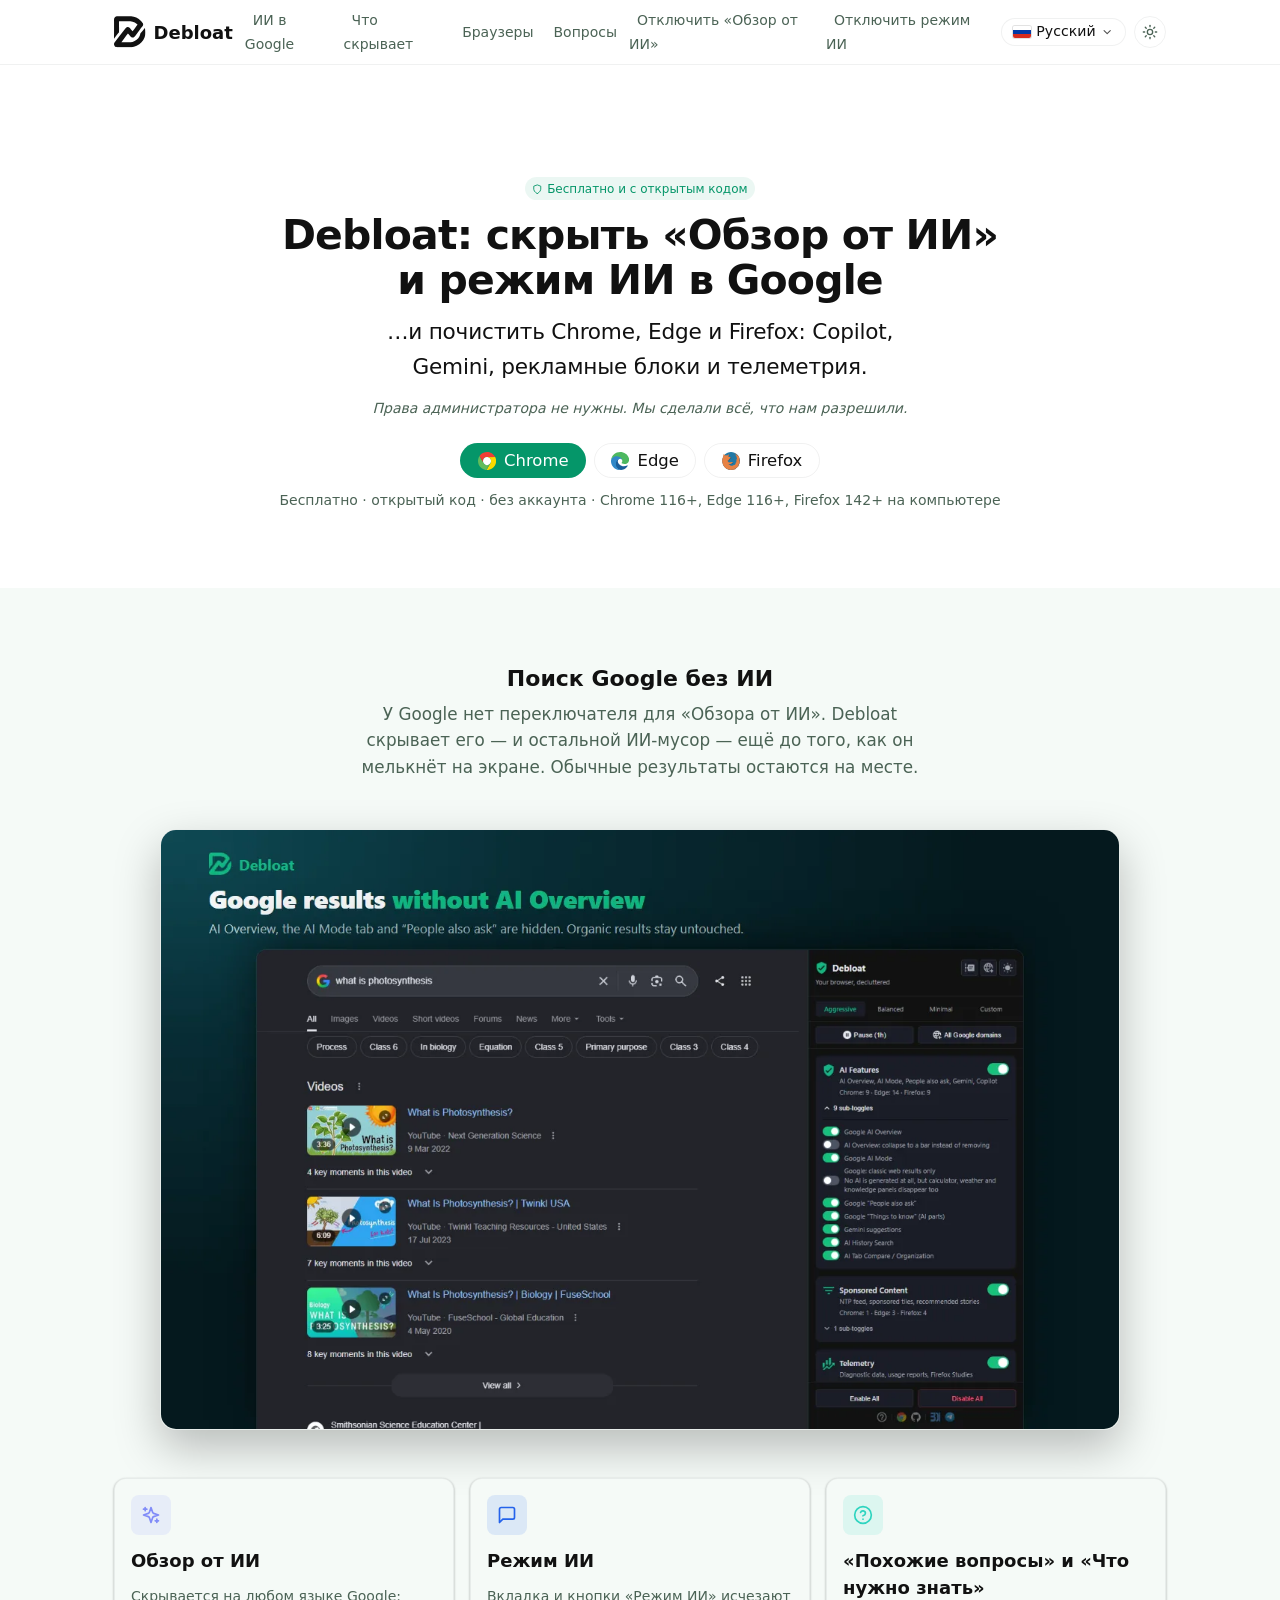
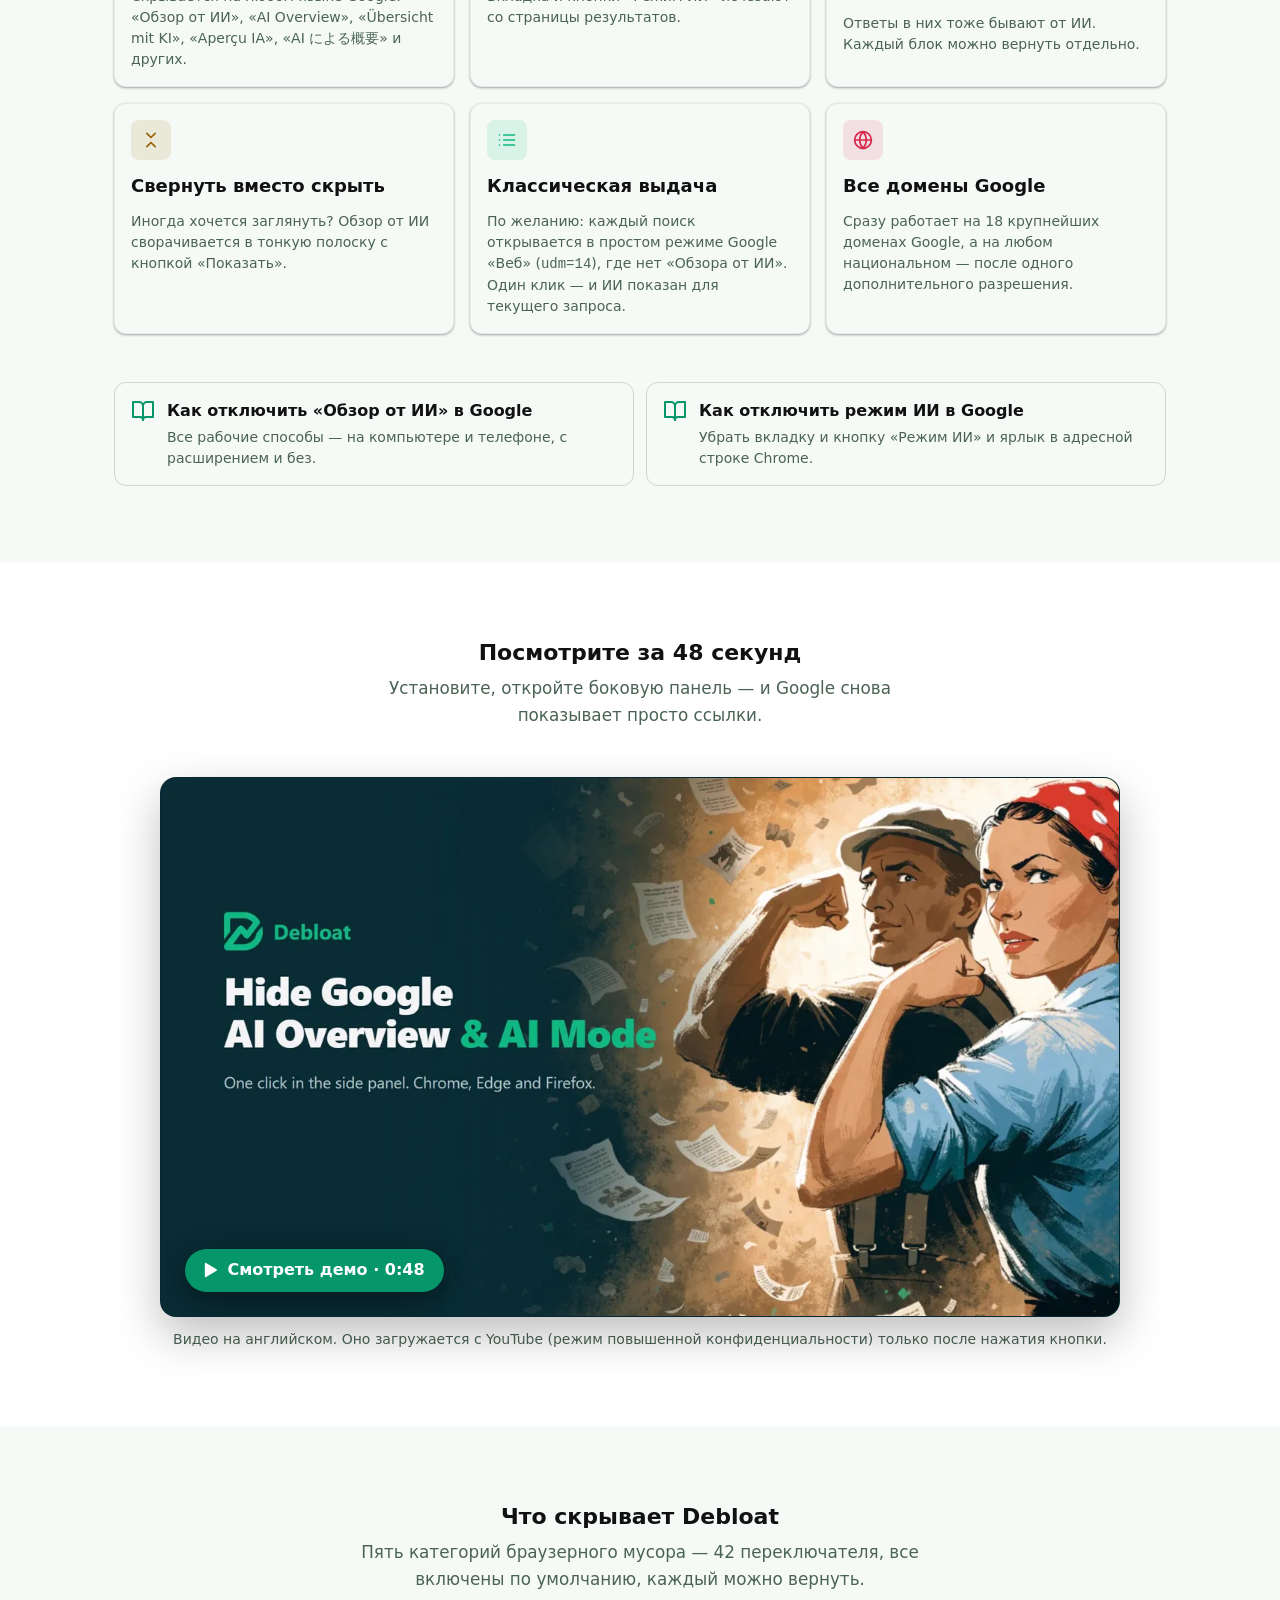
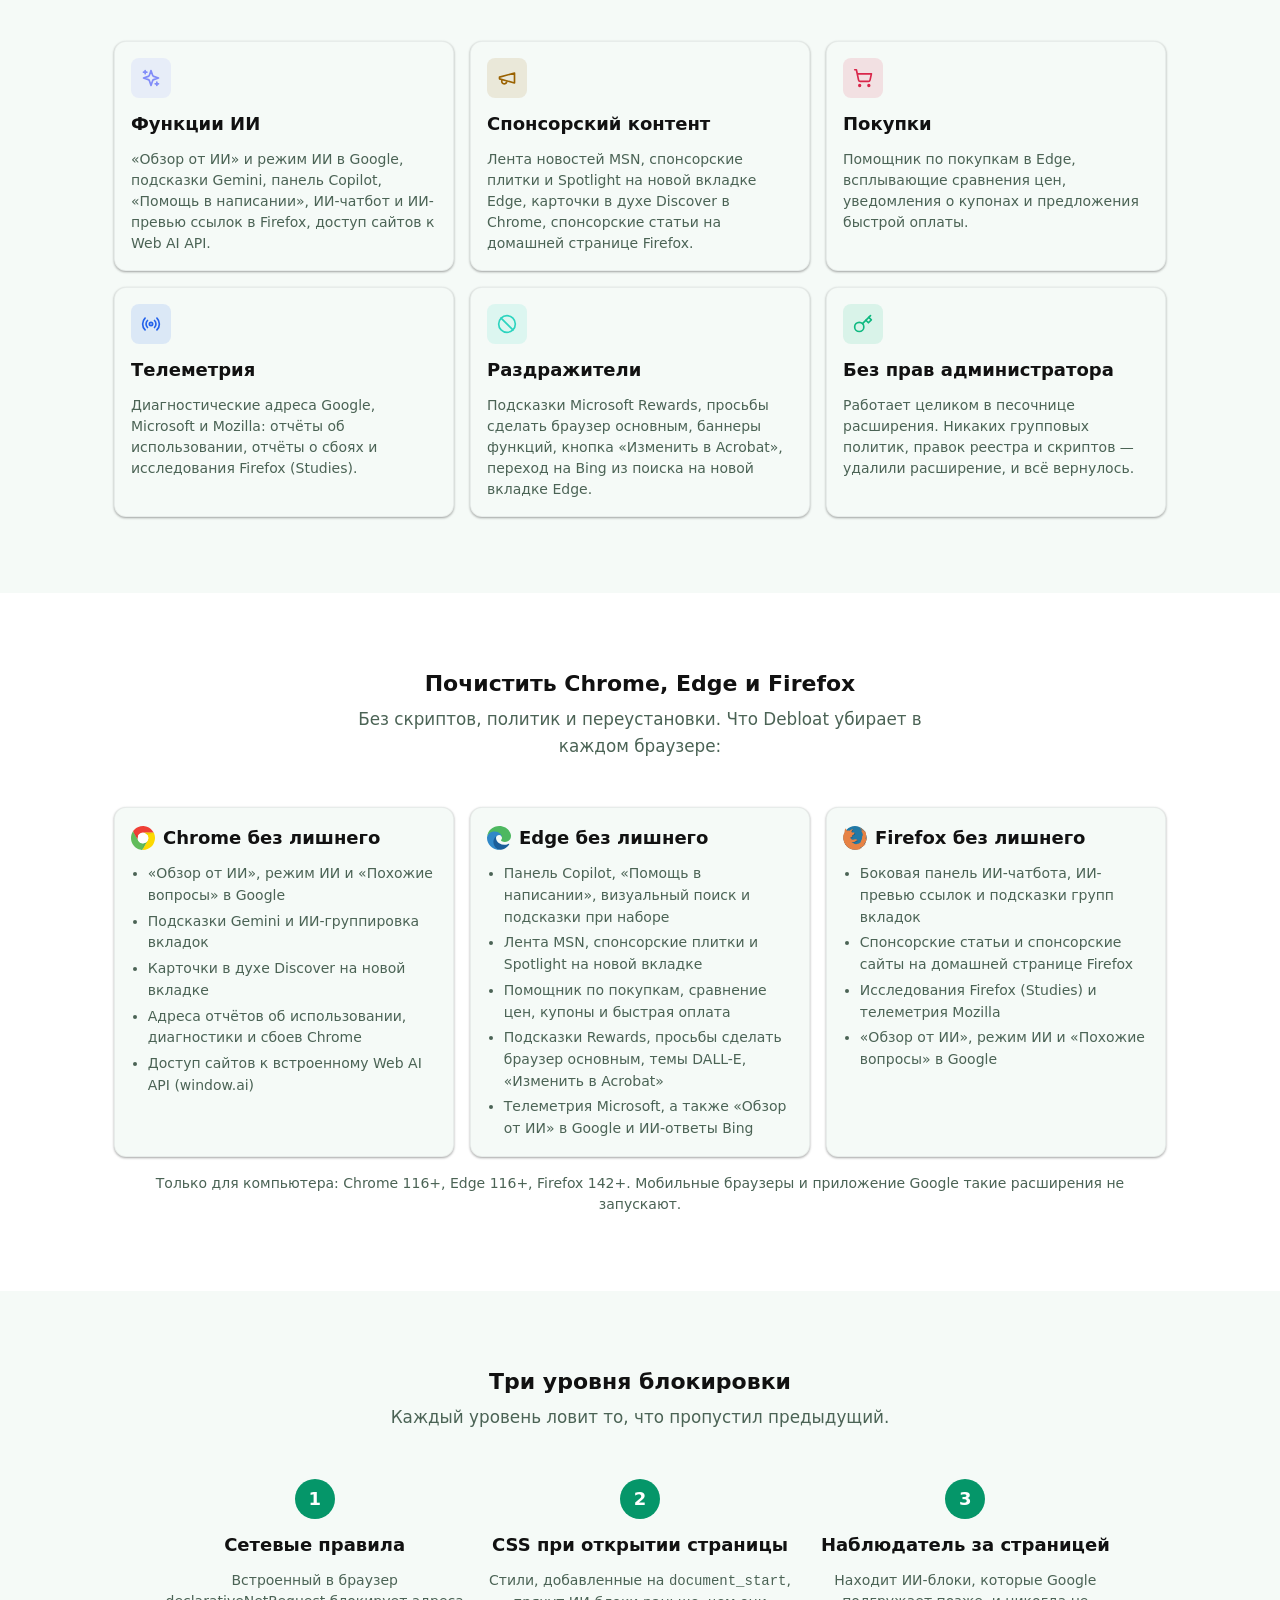
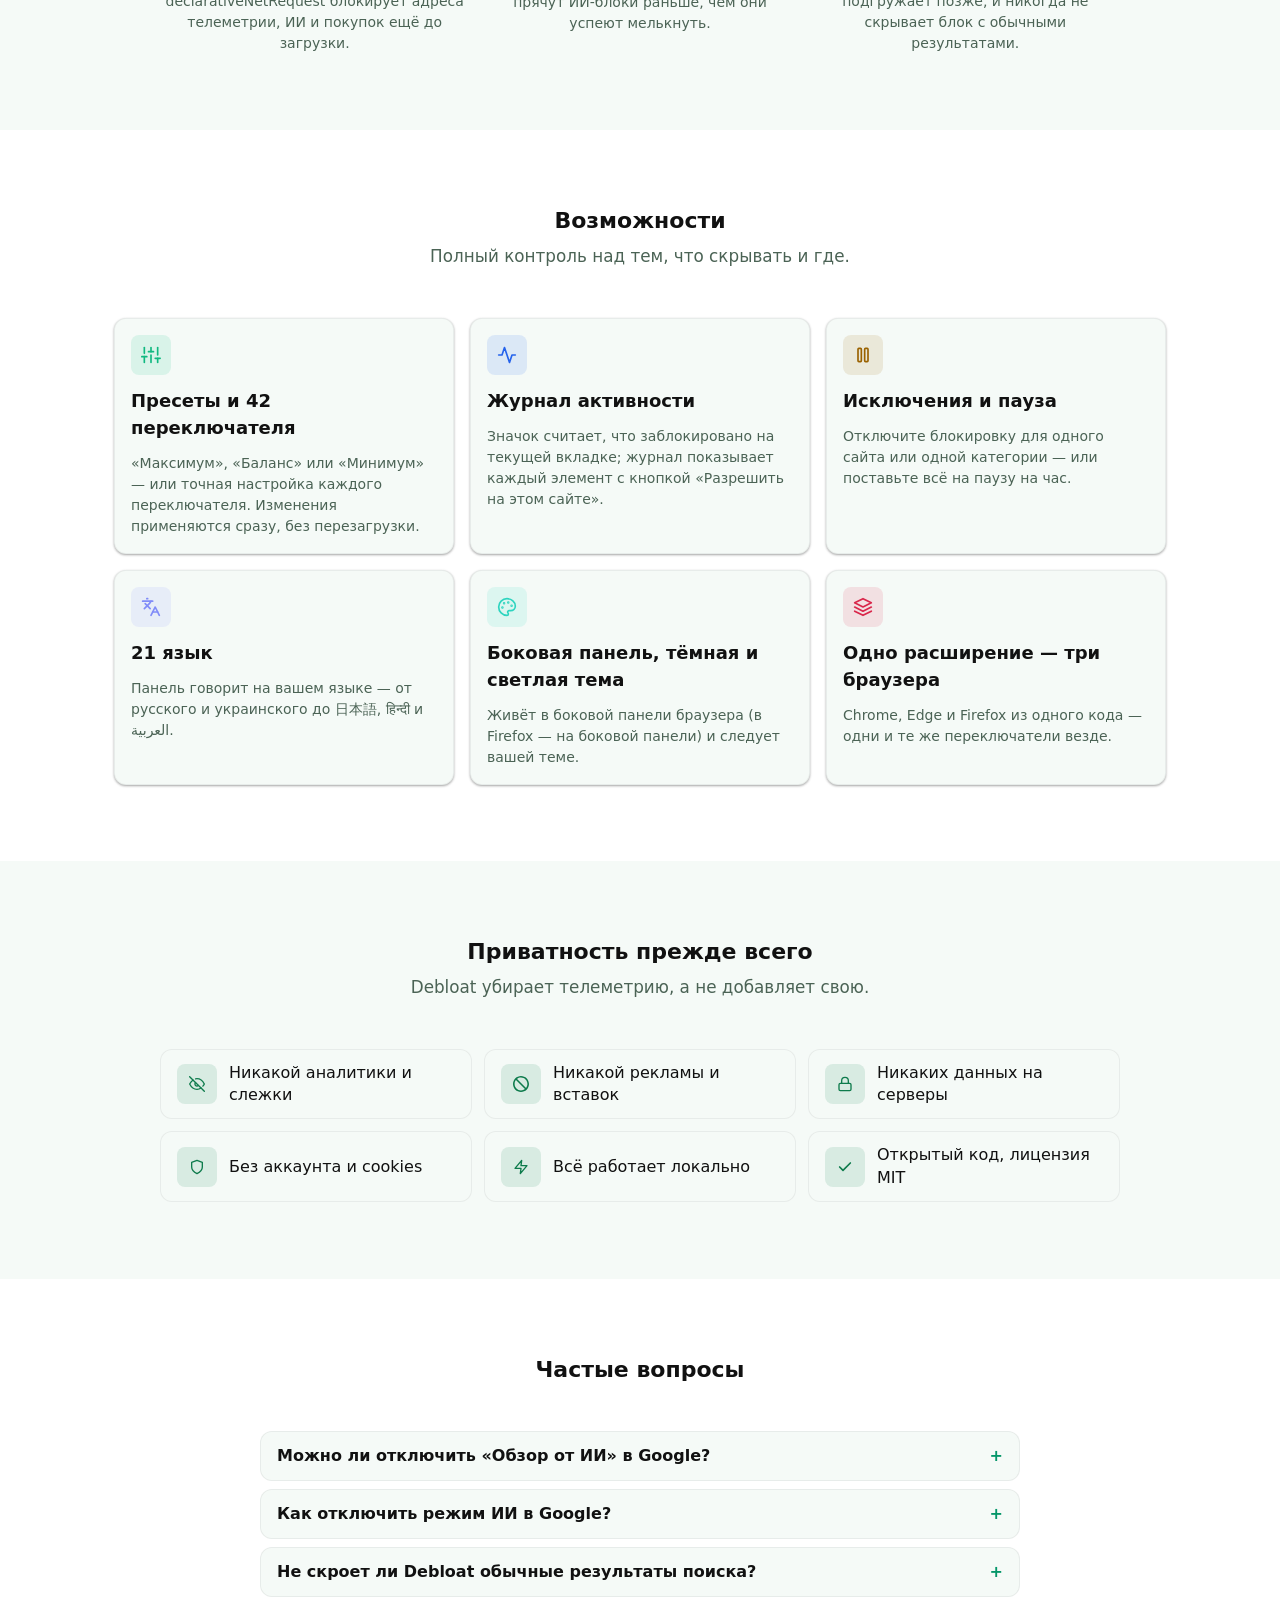
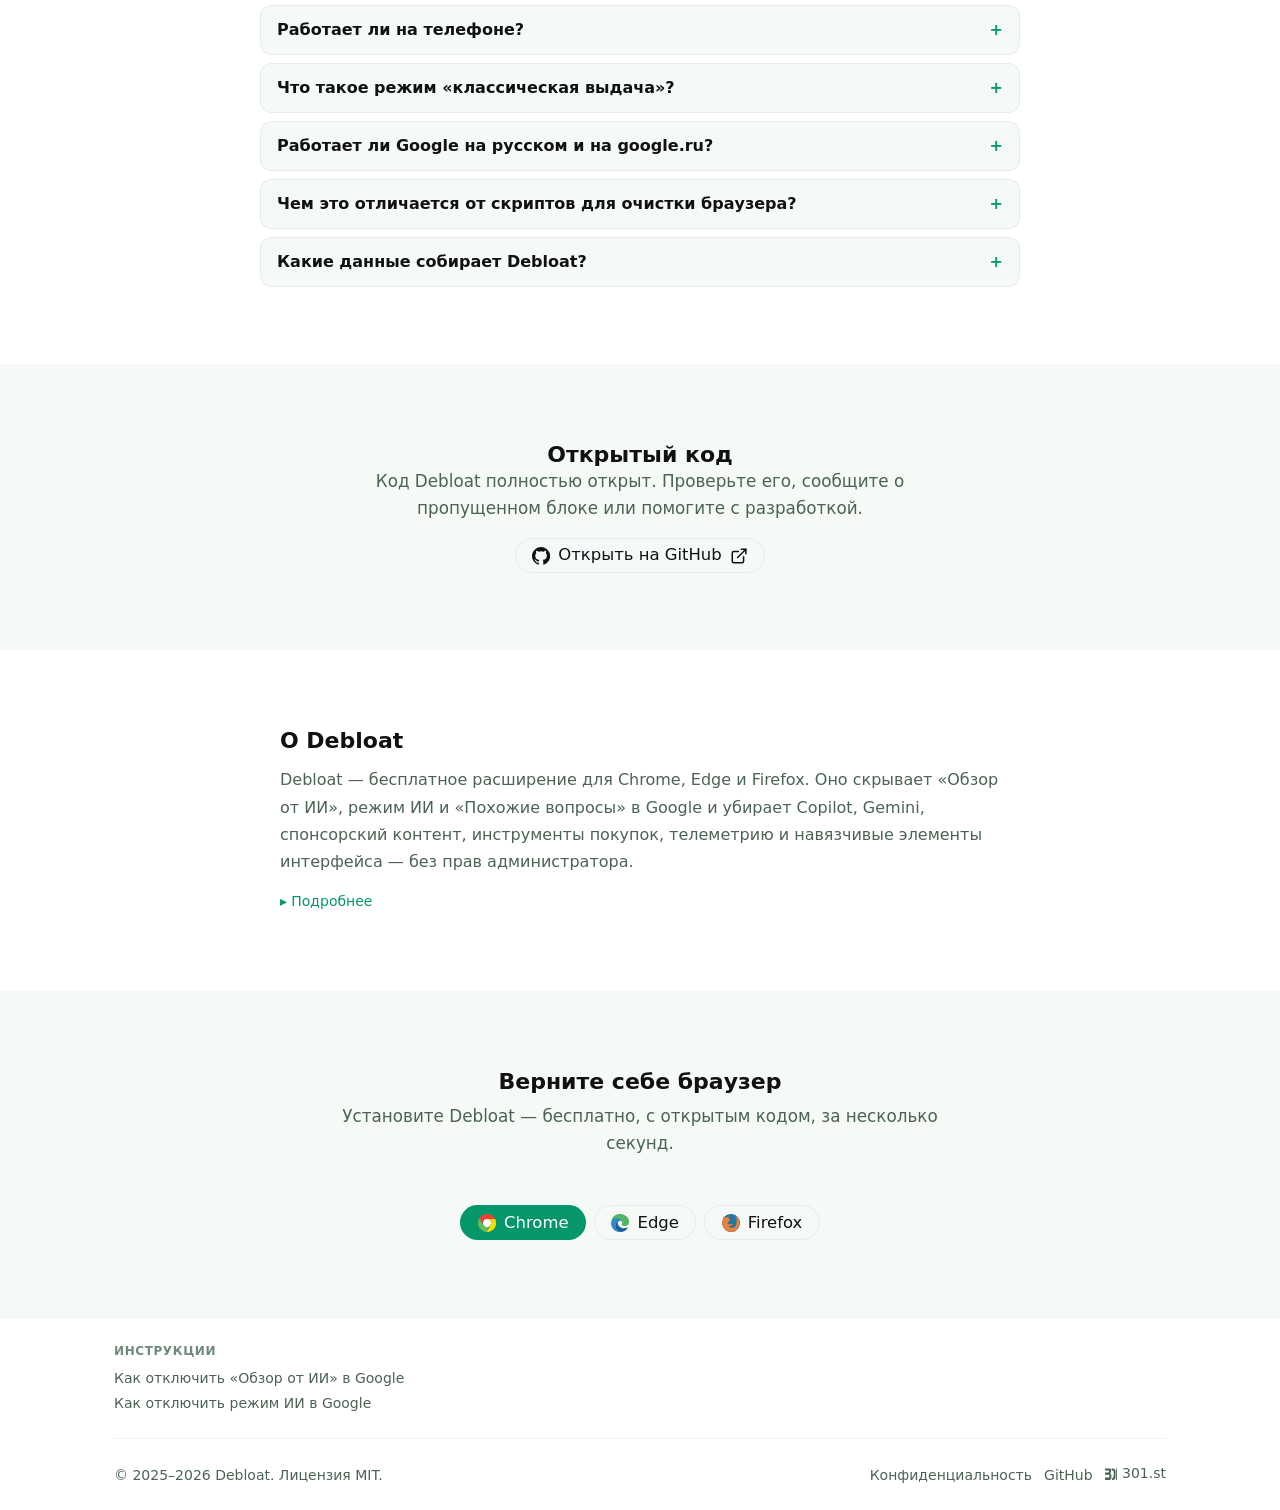
<file: index.html>
<!DOCTYPE html>
<html lang="ru" dir="ltr" data-theme="dark" data-copy-label="Копировать" data-copied-label="Скопировано">
<head>
  <meta charset="UTF-8">
  <meta name="viewport" content="width=device-width, initial-scale=1.0">
  <title>Debloat для Chrome, Edge и Firefox — скрыть «Обзор от ИИ»</title>
  <meta name="description" content="Скрывает «Обзор от ИИ», режим ИИ и «Похожие вопросы» в Google, убирает Copilot, Gemini, рекламные блоки и телеметрию. Бесплатно, без прав админа.">
  <link rel="canonical" href="https://ru.debloat.click/">
  <link rel="alternate" hreflang="en" href="https://debloat.click/">
  <link rel="alternate" hreflang="de" href="https://debloat.click/de/">
  <link rel="alternate" hreflang="es" href="https://debloat.click/es/">
  <link rel="alternate" hreflang="es-MX" href="https://debloat.click/es-419/">
  <link rel="alternate" hreflang="es-AR" href="https://debloat.click/es-419/">
  <link rel="alternate" hreflang="es-CO" href="https://debloat.click/es-419/">
  <link rel="alternate" hreflang="es-CL" href="https://debloat.click/es-419/">
  <link rel="alternate" hreflang="es-PE" href="https://debloat.click/es-419/">
  <link rel="alternate" hreflang="es-VE" href="https://debloat.click/es-419/">
  <link rel="alternate" hreflang="es-US" href="https://debloat.click/es-419/">
  <link rel="alternate" hreflang="fr" href="https://debloat.click/fr/">
  <link rel="alternate" hreflang="id" href="https://debloat.click/id/">
  <link rel="alternate" hreflang="it" href="https://debloat.click/it/">
  <link rel="alternate" hreflang="nl" href="https://debloat.click/nl/">
  <link rel="alternate" hreflang="pl" href="https://debloat.click/pl/">
  <link rel="alternate" hreflang="pt-BR" href="https://debloat.click/pt-br/">
  <link rel="alternate" hreflang="pt-PT" href="https://debloat.click/pt-pt/">
  <link rel="alternate" hreflang="tr" href="https://debloat.click/tr/">
  <link rel="alternate" hreflang="vi" href="https://debloat.click/vi/">
  <link rel="alternate" hreflang="ru" href="https://ru.debloat.click/">
  <link rel="alternate" hreflang="uk" href="https://debloat.click/uk/">
  <link rel="alternate" hreflang="ar" href="https://debloat.click/ar/">
  <link rel="alternate" hreflang="hi" href="https://debloat.click/hi/">
  <link rel="alternate" hreflang="ja" href="https://debloat.click/ja/">
  <link rel="alternate" hreflang="ko" href="https://debloat.click/ko/">
  <link rel="alternate" hreflang="zh-CN" href="https://debloat.click/zh-cn/">
  <link rel="alternate" hreflang="zh-TW" href="https://debloat.click/zh-tw/">
  <link rel="alternate" hreflang="x-default" href="https://debloat.click/">
  <meta name="yandex-verification" content="5b6bd895d2bfd718">

  <meta property="og:type" content="website">
  <meta property="og:site_name" content="Debloat">
  <meta property="og:url" content="https://ru.debloat.click/">
  <meta property="og:title" content="Debloat для Chrome, Edge и Firefox — скрыть «Обзор от ИИ»">
  <meta property="og:description" content="Скрывает «Обзор от ИИ», режим ИИ и «Похожие вопросы» в Google, убирает Copilot, Gemini, рекламные блоки и телеметрию. Бесплатно, без прав админа.">
  <meta property="og:image" content="https://ru.debloat.click/img/og-debloat-1200x630.jpg">
  <meta property="og:image:width" content="1200">
  <meta property="og:image:height" content="630">
  <meta property="og:locale" content="ru_RU">
  <meta name="twitter:card" content="summary_large_image">

  <link rel="icon" href="/favicon.svg" type="image/svg+xml">
  <link rel="stylesheet" href="/css/theme.css">
  <link rel="stylesheet" href="/css/landing.css">

  <script type="application/ld+json">
{
  "@context": "https://schema.org",
  "@type": "Organization",
  "@id": "https://debloat.click/#organization",
  "name": "Debloat",
  "url": "https://debloat.click/",
  "logo": {
    "@type": "ImageObject",
    "url": "https://debloat.click/img/debloat-logo-128.png",
    "width": 128,
    "height": 128
  },
  "description": "Скрывает «Обзор от ИИ», режим ИИ и «Похожие вопросы» в Google, убирает Copilot, Gemini, рекламные блоки и телеметрию. Бесплатно, без прав админа.",
  "parentOrganization": {
    "@type": "Organization",
    "name": "301.st",
    "url": "https://301.st"
  },
  "sameAs": [
    "https://github.com/investblog/debloat",
    "https://www.youtube.com/watch?v=znDE8LjJTo0",
    "https://chromewebstore.google.com/detail/debloat/dijkbjgecffhihdbddoeamibbomhlpdm",
    "https://microsoftedge.microsoft.com/addons/detail/ofdaaeifdjdgpnclofbacljohlgplgbd",
    "https://addons.mozilla.org/firefox/addon/debloat/"
  ]
}
  </script>
  <script type="application/ld+json">
{
  "@context": "https://schema.org",
  "@type": "WebSite",
  "name": "Debloat",
  "url": "https://ru.debloat.click/",
  "inLanguage": "ru",
  "description": "Скрывает «Обзор от ИИ», режим ИИ и «Похожие вопросы» в Google, убирает Copilot, Gemini, рекламные блоки и телеметрию. Бесплатно, без прав админа.",
  "publisher": {
    "@id": "https://debloat.click/#organization"
  }
}
  </script>
  <script type="application/ld+json">
{
  "@context": "https://schema.org",
  "@type": "FAQPage",
  "inLanguage": "ru",
  "mainEntity": [
    {
      "@type": "Question",
      "name": "Можно ли отключить «Обзор от ИИ» в Google?",
      "acceptedAnswer": {
        "@type": "Answer",
        "text": "Настройки, которая выключает «Обзор от ИИ», у Google нет. Debloat скрывает его в Chrome, Edge и Firefox на компьютере — вместе с режимом ИИ и «Похожими вопросами». Без расширения ближе всего фильтр Google «Веб». Все способы, включая телефон, — в инструкции как отключить «Обзор от ИИ» в Google."
      }
    },
    {
      "@type": "Question",
      "name": "Как отключить режим ИИ в Google?",
      "acceptedAnswer": {
        "@type": "Answer",
        "text": "Вкладку и кнопки «Режим ИИ» на странице результатов скрывает Debloat. Кнопку режима ИИ в адресной строке Chrome можно убрать в самом браузере — подробности в инструкции как отключить режим ИИ в Google."
      }
    },
    {
      "@type": "Question",
      "name": "Не скроет ли Debloat обычные результаты поиска?",
      "acceptedAnswer": {
        "@type": "Answer",
        "text": "Нет. Он скрывает только блоки, которые распознал как ИИ, а наблюдатель за страницей никогда не прячет блок с обычными результатами. «Обзор от ИИ» можно не скрывать, а свернуть в полоску, разрешить ИИ на отдельном сайте или поставить Debloat на паузу на час."
      }
    },
    {
      "@type": "Question",
      "name": "Работает ли на телефоне?",
      "acceptedAnswer": {
        "@type": "Answer",
        "text": "Нет — Debloat это расширение для Chrome, Edge и Firefox на компьютере. На телефоне используйте фильтр Google «Веб» или поисковую систему с udm=14; как это сделать, показано в инструкции."
      }
    },
    {
      "@type": "Question",
      "name": "Что такое режим «классическая выдача»?",
      "acceptedAnswer": {
        "@type": "Answer",
        "text": "Необязательный переключатель: каждый поиск в Google открывается в простом режиме «Веб» (параметр udm=14). Там нет «Обзора от ИИ», но нет и калькулятора, погоды и карточек знаний — поэтому по умолчанию он выключен, а один клик показывает ИИ для текущего запроса."
      }
    },
    {
      "@type": "Question",
      "name": "Работает ли Google на русском и на google.ru?",
      "acceptedAnswer": {
        "@type": "Answer",
        "text": "Да. Debloat узнаёт локализованные заголовки («Обзор от ИИ» и другие), сразу после установки работает на 18 крупнейших доменах Google, а на любом национальном домене — после одного дополнительного разрешения в боковой панели."
      }
    },
    {
      "@type": "Question",
      "name": "Чем это отличается от скриптов для очистки браузера?",
      "acceptedAnswer": {
        "@type": "Answer",
        "text": "Скрипты и корпоративные политики меняют системные настройки и обычно требуют прав администратора. Debloat — обычное расширение из официальных магазинов: за пределами браузера ничего не меняется, а удаление расширения возвращает всё как было."
      }
    },
    {
      "@type": "Question",
      "name": "Какие данные собирает Debloat?",
      "acceptedAnswer": {
        "@type": "Answer",
        "text": "Никаких. Настройки хранятся в браузере, аналитики и обращений к серверам нет. Код открыт — см. политику конфиденциальности (на английском) и GitHub."
      }
    }
  ]
}
  </script>

  <script type="module" crossorigin src="/assets/main-_W9pEGdy.js"></script>
</head>
<body>

<svg xmlns="http://www.w3.org/2000/svg" hidden>
  <!-- Brand: Debloat logo -->
  <symbol id="i-brand-debloat" viewBox="0 0 36 36">
    <path d="M3.376.281C4.41.175 5.886.256 6.952.256l5.854-.003c1.922 0 4.955-.093 6.807.055a17.5 17.5 0 0 1 10.674 4.696c.937.874 2.101 2.197 2.708 3.332.898 1.678-.23 3.049-1.17 4.264q-.975 1.252-1.932 2.517l-4.406 5.886c-.624.824-1.426 2.045-2.106 2.708-2.006 1.957-3.83.75-5.182-1.133-.53-.739-1.677-1.99-2.303-2.6-.783.914-1.878 2.473-2.611 3.462l-4.821 6.54 6.653.021c2.1.007 3.927.092 6.004-.402 3.332-.791 6.609-3.224 8.02-6.376q.38-.86.626-1.767c.074-.279.363-1.611.497-1.767 1.669-1.939 3.331-4.15 5.013-6.066.934 3.669 1.075 7.036-.248 10.662-1.666 4.566-4.79 7.752-9.135 9.815a16.2 16.2 0 0 1-3.136 1.108c-2.737.672-4.755.561-7.546.56l-6.235-.003-3.519-.003c-2.37-.003-4.665.06-5.363-2.833-.45-1.868.795-2.974 1.827-4.32.563-.735 1.173-1.479 1.75-2.222a681 681 0 0 1 5.74-7.446l2.92-3.796c.713-.925 1.329-2.017 2.519-2.33 2.216-.58 3.332 1.04 4.576 2.49l1.79 2.07a267 267 0 0 0 3.283-4.288c.788-1.038 1.596-2.047 2.352-3.11q-.355-.37-.72-.732c-3.733-3.648-7.815-3.27-12.558-3.27q-3.9-.005-7.8.034c-.142 4.103.119 8.325-.046 12.437-.237.367-.501.725-.764 1.074C3.35 21.657 1.662 23.73.06 25.875c-.04-1.658-.012-3.422-.013-5.087l-.003-9.28V6.455c0-.948-.038-1.953.046-2.892C.25 1.792 1.654.525 3.376.282" fill="currentColor"/>
  </symbol>

  <!-- Mono icons -->
  <symbol id="i-mono-shield" viewBox="0 0 24 24" fill="none" stroke="currentColor" stroke-width="2" stroke-linecap="round" stroke-linejoin="round"><path d="M12 22s8-4 8-10V5l-8-3-8 3v7c0 6 8 10 8 10z"/></symbol>
  <symbol id="i-mono-zap" viewBox="0 0 24 24" fill="none" stroke="currentColor" stroke-width="2" stroke-linecap="round" stroke-linejoin="round"><polygon points="13 2 3 14 12 14 11 22 21 10 12 10 13 2"/></symbol>
  <symbol id="i-mono-eye-off" viewBox="0 0 24 24" fill="none" stroke="currentColor" stroke-width="2" stroke-linecap="round" stroke-linejoin="round"><path d="M17.94 17.94A10.07 10.07 0 0 1 12 20c-7 0-11-8-11-8a18.45 18.45 0 0 1 5.06-5.94M9.9 4.24A9.12 9.12 0 0 1 12 4c7 0 11 8 11 8a18.5 18.5 0 0 1-2.16 3.19m-6.72-1.07a3 3 0 1 1-4.24-4.24"/><line x1="1" y1="1" x2="23" y2="23"/></symbol>
  <symbol id="i-mono-sparkles" viewBox="0 0 24 24" fill="none" stroke="currentColor" stroke-width="2" stroke-linecap="round" stroke-linejoin="round"><path d="m12 3-1.912 5.813a2 2 0 0 1-1.275 1.275L3 12l5.813 1.912a2 2 0 0 1 1.275 1.275L12 21l1.912-5.813a2 2 0 0 1 1.275-1.275L21 12l-5.813-1.912a2 2 0 0 1-1.275-1.275Z"/><path d="M5 3v4"/><path d="M19 17v4"/><path d="M3 5h4"/><path d="M17 19h4"/></symbol>
  <symbol id="i-mono-megaphone" viewBox="0 0 24 24" fill="none" stroke="currentColor" stroke-width="2" stroke-linecap="round" stroke-linejoin="round"><path d="m3 11 18-5v12L3 13v-2z"/><path d="M11.6 16.8a3 3 0 1 1-5.8-1.6"/></symbol>
  <symbol id="i-mono-shopping-cart" viewBox="0 0 24 24" fill="none" stroke="currentColor" stroke-width="2" stroke-linecap="round" stroke-linejoin="round"><circle cx="8" cy="21" r="1"/><circle cx="19" cy="21" r="1"/><path d="M2.05 2.05h2l2.66 12.42a2 2 0 0 0 2 1.58h9.78a2 2 0 0 0 1.95-1.57l1.65-7.43H5.12"/></symbol>
  <symbol id="i-mono-radio" viewBox="0 0 24 24" fill="none" stroke="currentColor" stroke-width="2" stroke-linecap="round" stroke-linejoin="round"><path d="M4.9 19.1C1 15.2 1 8.8 4.9 4.9"/><path d="M7.8 16.2c-2.3-2.3-2.3-6.1 0-8.4"/><circle cx="12" cy="12" r="2"/><path d="M16.2 7.8c2.3 2.3 2.3 6.1 0 8.4"/><path d="M19.1 4.9C23 8.8 23 15.1 19.1 19"/></symbol>
  <symbol id="i-mono-ban" viewBox="0 0 24 24" fill="none" stroke="currentColor" stroke-width="2" stroke-linecap="round" stroke-linejoin="round"><circle cx="12" cy="12" r="10"/><path d="m4.9 4.9 14.2 14.2"/></symbol>
  <symbol id="i-mono-layers" viewBox="0 0 24 24" fill="none" stroke="currentColor" stroke-width="2" stroke-linecap="round" stroke-linejoin="round"><path d="M12 2 2 7l10 5 10-5zM2 17l10 5 10-5M2 12l10 5 10-5"/></symbol>
  <symbol id="i-mono-lock" viewBox="0 0 24 24" fill="none" stroke="currentColor" stroke-width="2" stroke-linecap="round" stroke-linejoin="round"><rect width="18" height="11" x="3" y="11" rx="2" ry="2"/><path d="M7 11V7a5 5 0 0 1 10 0v4"/></symbol>
  <symbol id="i-mono-sliders" viewBox="0 0 24 24" fill="none" stroke="currentColor" stroke-width="2" stroke-linecap="round" stroke-linejoin="round"><line x1="4" y1="21" x2="4" y2="14"/><line x1="4" y1="10" x2="4" y2="3"/><line x1="12" y1="21" x2="12" y2="12"/><line x1="12" y1="8" x2="12" y2="3"/><line x1="20" y1="21" x2="20" y2="16"/><line x1="20" y1="12" x2="20" y2="3"/><line x1="1" y1="14" x2="7" y2="14"/><line x1="9" y1="8" x2="15" y2="8"/><line x1="17" y1="16" x2="23" y2="16"/></symbol>
  <symbol id="i-mono-activity" viewBox="0 0 24 24" fill="none" stroke="currentColor" stroke-width="2" stroke-linecap="round" stroke-linejoin="round"><polyline points="22 12 18 12 15 21 9 3 6 12 2 12"/></symbol>
  <symbol id="i-mono-globe" viewBox="0 0 24 24" fill="none" stroke="currentColor" stroke-width="2" stroke-linecap="round" stroke-linejoin="round"><circle cx="12" cy="12" r="10"/><line x1="2" y1="12" x2="22" y2="12"/><path d="M12 2a15.3 15.3 0 0 1 4 10 15.3 15.3 0 0 1-4 10 15.3 15.3 0 0 1-4-10 15.3 15.3 0 0 1 4-10z"/></symbol>
  <symbol id="i-mono-palette" viewBox="0 0 24 24" fill="none" stroke="currentColor" stroke-width="2" stroke-linecap="round" stroke-linejoin="round"><circle cx="13.5" cy="6.5" r=".5" fill="currentColor"/><circle cx="17.5" cy="10.5" r=".5" fill="currentColor"/><circle cx="8.5" cy="7.5" r=".5" fill="currentColor"/><circle cx="6.5" cy="12.5" r=".5" fill="currentColor"/><path d="M12 2C6.5 2 2 6.5 2 12s4.5 10 10 10c.926 0 1.648-.746 1.648-1.688 0-.437-.18-.835-.437-1.125-.29-.289-.438-.652-.438-1.125a1.64 1.64 0 0 1 1.668-1.668h1.996c3.051 0 5.555-2.503 5.555-5.554C21.965 6.012 17.461 2 12 2z"/></symbol>
  <symbol id="i-mono-check" viewBox="0 0 24 24" fill="none" stroke="currentColor" stroke-width="2.5" stroke-linecap="round" stroke-linejoin="round"><path d="M20 6 9 17l-5-5"/></symbol>
  <symbol id="i-mono-menu" viewBox="0 0 24 24" fill="none" stroke="currentColor" stroke-width="2" stroke-linecap="round" stroke-linejoin="round"><path d="M3 12h18M3 6h18M3 18h18"/></symbol>
  <symbol id="i-mono-sun" viewBox="0 0 24 24" fill="none" stroke="currentColor" stroke-width="2" stroke-linecap="round" stroke-linejoin="round"><circle cx="12" cy="12" r="4"/><path d="M12 2v2"/><path d="M12 20v2"/><path d="m4.93 4.93 1.41 1.41"/><path d="m17.66 17.66 1.41 1.41"/><path d="M2 12h2"/><path d="M20 12h2"/><path d="m6.34 17.66-1.41 1.41"/><path d="m19.07 4.93-1.41 1.41"/></symbol>
  <symbol id="i-mono-moon" viewBox="0 0 24 24" fill="none" stroke="currentColor" stroke-width="2" stroke-linecap="round" stroke-linejoin="round"><path d="M21 12.79A9 9 0 1 1 11.21 3 7 7 0 0 0 21 12.79z"/></symbol>
  <symbol id="i-mono-external" viewBox="0 0 24 24" fill="none" stroke="currentColor" stroke-width="2" stroke-linecap="round" stroke-linejoin="round"><path d="M18 13v6a2 2 0 0 1-2 2H5a2 2 0 0 1-2-2V8a2 2 0 0 1 2-2h6"/><polyline points="15 3 21 3 21 9"/><line x1="10" y1="14" x2="21" y2="3"/></symbol>
  <symbol id="i-mono-cancel" viewBox="0 0 20 20" fill="none"><path fill="currentColor" d="M10 0c5.5 0 10 4.5 10 10s-4.5 10-10 10S0 15.5 0 10 4.5 0 10 0m0 2c-1.9 0-3.6.6-4.9 1.7l11.2 11.2c1-1.4 1.7-3.1 1.7-4.9 0-4.4-3.6-8-8-8m4.9 14.3L3.7 5.1C2.6 6.4 2 8.1 2 10c0 4.4 3.6 8 8 8 1.9 0 3.6-.6 4.9-1.7"/></symbol>
  <symbol id="i-mono-key" viewBox="0 0 24 24" fill="none" stroke="currentColor" stroke-width="2" stroke-linecap="round" stroke-linejoin="round"><circle cx="7.5" cy="15.5" r="5.5"/><path d="m21 2-9.6 9.6"/><path d="m15.5 7.5 3 3L22 7l-3-3"/></symbol>

  <!-- Brand: Chrome (full color) -->
  <defs>
    <linearGradient id="chrome-a" x1="11.94" x2="11.94" y1="7.696" y2="16.25" gradientUnits="userSpaceOnUse"><stop stop-color="#86bbe5"/><stop offset="1" stop-color="#1072ba"/></linearGradient>
  </defs>
  <symbol id="i-brand-chrome" viewBox="0 0 24 24" fill="none"><path fill="#ef3f36" d="M11.97.002s7.073-.316 10.823 6.768H11.368S9.21 6.701 7.37 9.307c-.53 1.094-1.098 2.221-.46 4.442-.92-1.552-4.881-8.425-4.881-8.425S4.823.282 11.969.002"/><path fill="#fcd900" d="M22.426 17.987s-3.264 6.264-11.293 5.954l5.714-9.859s1.141-1.825-.205-4.718c-.684-1.005-1.382-2.057-3.63-2.617 1.808-.016 9.761 0 9.761 0s2.98 4.933-.347 11.24"/><path fill="#61bc5b" d="M1.563 18.036s-3.813-5.948.473-12.722c.988 1.71 5.71 9.859 5.71 9.859s1.02 1.898 4.204 2.18c1.213-.088 2.476-.164 4.09-1.821-.89 1.568-4.88 8.422-4.88 8.422s-5.781.105-9.597-5.918"/><path fill="#5ab055" d="m11.13 24 1.607-6.682s1.766-.139 3.247-1.757A4696 4696 0 0 1 11.13 24"/><path fill="#fff" d="M6.586 12.075c0-2.946 2.397-5.335 5.354-5.335 2.956 0 5.354 2.39 5.354 5.335 0 2.946-2.398 5.335-5.354 5.335-2.957-.003-5.354-2.39-5.354-5.335"/><path fill="url(#chrome-a)" d="M7.482 12.075a4.45 4.45 0 0 1 4.458-4.441c2.46 0 4.458 1.987 4.458 4.441a4.45 4.45 0 0 1-4.458 4.442c-2.46 0-4.458-1.99-4.458-4.442"/><path fill="#eaca05" d="m22.77 6.75-6.617 1.934s-.999-1.46-3.145-1.934c1.862-.01 9.762 0 9.762 0"/><path fill="#df3a32" d="M6.781 13.506C5.851 11.9 2.03 5.323 2.03 5.323l4.9 4.83s-.502 1.032-.313 2.508z"/></symbol>

  <!-- Brand: Edge (full color) -->
  <symbol id="i-brand-edge" viewBox="0 0 24 24" fill="none"><path fill="#1a5e9a" d="M22.108 18.459c-2.757 4.245-7.222 5.403-8.987 5.293-10.53-.497-8.931-14.445-2.59-14.39-4.522 2.867 1.653 12.35 10.75 8.656.937-.662 1.102.165.827.44"/><path fill="#3088c8" d="M15.05 11.898c.993-4.52-1.708-7.442-7.111-7.442S0 9.528 0 12.119c0 6.836 6.891 13.948 15.823 11.192-7.388 2.15-11.798-6.396-8.05-11.578 2.537-3.639 6.782-3.749 7.278.165m5.514-8.6h.055Z"/><path fill="#4db860" d="M.055 11.788C.717-2.987 21.005-3.814 23.927 8.976c.772 5.9-4.741 8.215-9.152 6.34-2.315-1.433 1.434-1.102-.165-5.458C11.964 3.684.772 4.18.055 11.788"/></symbol>

  <!-- Brand: Firefox (full color) -->
  <symbol id="i-brand-firefox" viewBox="0 0 24 24" fill="none"><path fill="#2179a6" d="M11.962 23.616c6.354 0 11.506-5.287 11.506-11.808C23.468 5.288 18.316 0 11.962 0 5.606 0 .455 5.287.455 11.808c0 6.52 5.152 11.808 11.507 11.808"/><path fill="#195d80" d="M23.367 13.354a3 3 0 0 1-.187.133c.102-.276.194-.63.27-1.04q.018-.317.018-.64c0-2.465-.738-4.754-1.997-6.648-1.14-1.348-2.692-2.505-4.75-3.087 2.214 1.497 3.041 2.768 3.564 3.9-.592-.621-1.605-1.269-2.289-1.323 1.026.783 2.743 3.104 2.56 6.621-.263-.566-.745-1.453-1.087-1.763.369 3.454.046 4.196-.177 5.113-.05-.422-.198-.738-.283-.93 0 0-.04 1.079-.723 2.617-.518 1.164-1.053 1.524-1.29 1.484-.064-.005-.098-.033-.098-.036.017-.15.032-.309-.007-.41 0 0-.218.078-.36.281q-.083.124-.226.237c-.017.014.156-.226.143-.215a3 3 0 0 0-.268.251c-.335.357-.638.753-.795.641.146-.046.264-.237.295-.425-.131.094-.466.35-1.216.465-.307.047-1.613.29-3.35-.6.254-.03.633-.121.922.054-.29-.323-.987-.256-1.487-.418-.436-.142-1.005-.769-1.331-1.086 1.336.336 2.755.094 3.575-.481.83-.582 1.32-1.006 1.761-.906s.733-.352.39-.755c-.34-.402-1.17-.943-2.297-.653-.863.221-1.598.932-2.81.438a3 3 0 0 1-.227-.104c-.077-.04.254.047.172-.002-.233-.088-.657-.287-.762-.363-.017-.013.176.036.156.023-1.15-.698-1.075-1.256-1.075-1.602 0-.276.163-.65.47-.825.166.06.27.116.27.116s-.077-.121-.126-.18l.035-.01c.135.047.617.25.874.46.306-.586.077-1.556.046-1.616v-.003c.065-.298 1.796-1.228 1.925-1.326a1.65 1.65 0 0 0 .476-.587c.083-.154.143-.374.127-.69-.012-.228-.145-.368-1.99-.352-.504.004-.832-.297-1.03-.584l-.109-.175a2 2 0 0 1-.095-.208c.22-.82.955-1.986 1.62-2.342-1.227-.395-2.728.73-3.154 1.335l-.005.005c-1.078-.275-1.993-.208-2.759.044-.568-.283-.929-.876-1.133-1.425-.52.574-.988 1.2-1.39 1.871-.047.38-.071.83-.035 1.349 0 .067.01.132.007.192-.29.41-.48.762-.553.936-.354.708-.717 1.797-1.01 3.488 0 0 .197-.637.59-1.36-.281.884-.502 2.245-.393 4.265l.02.086c.023-.194.086-.653.21-1.234a11.14 11.14 0 0 0 1.473 5.023c.1.175.22.38.363.605 2.104 2.815 5.413 4.632 9.137 4.632 5.843 0 10.666-4.471 11.405-10.261"/><path fill="#e78244" d="M20.683 18.807c.66-1.275 1.557-2.022 2.043-2.904.644-1.174 1.861-4.473.944-7.134.42 1.666.289 3.359-1.053 4.209.434-1.174.706-3.75.259-6.07-.291-1.507-1.211-2.858-1.811-3.28.552.425.996 1.946.984 2.645-1.155-1.996-3.04-3.904-5.89-4.71 2.213 1.497 3.04 2.769 3.564 3.9-.592-.62-1.606-1.268-2.29-1.322 1.026.782 2.744 3.104 2.56 6.62-.262-.566-.744-1.453-1.086-1.763.368 3.455.046 4.196-.178 5.114-.05-.422-.197-.739-.283-.931 0 0-.039 1.08-.723 2.617-.518 1.165-1.053 1.525-1.29 1.484-.064-.004-.098-.033-.098-.035.017-.151.033-.31-.006-.41 0 0-.219.078-.36.28a1 1 0 0 1-.227.238c-.017.013.156-.227.143-.216a3 3 0 0 0-.268.252c-.335.357-.638.753-.795.64.147-.045.264-.237.296-.424-.132.094-.467.35-1.217.465-.307.047-1.612.29-3.349-.6.254-.03.632-.122.921.053-.289-.323-.986-.256-1.487-.418-.435-.141-1.004-.768-1.33-1.085 1.335.336 2.754.093 3.575-.482.829-.581 1.32-1.006 1.76-.905s.734-.353.391-.755c-.341-.403-1.17-.944-2.297-.654-.863.222-1.599.932-2.81.438a3 3 0 0 1-.227-.103c-.078-.04.253.047.171-.003-.233-.088-.656-.287-.761-.362-.017-.013.175.036.155.023-1.15-.698-1.075-1.256-1.075-1.602 0-.277.164-.65.471-.826.166.06.269.116.269.116s-.077-.12-.125-.18l.034-.01c.136.047.617.25.875.46.305-.586.077-1.556.045-1.616l.001-.003c.065-.297 1.795-1.227 1.925-1.325a1.65 1.65 0 0 0 .476-.588c.082-.154.142-.373.126-.69-.012-.228-.144-.368-1.99-.352-.503.004-.832-.297-1.03-.583l-.108-.176a2 2 0 0 1-.095-.208c.22-.82.955-1.986 1.619-2.342-1.227-.395-2.727.73-3.154 1.335l-.004.005c-1.079-.275-1.994-.208-2.76.043-.937-.465-1.312-1.778-1.347-2.34-.528.374-1.014 1.884-1.078 2.185a7.2 7.2 0 0 0-.133 1.951c0 .067.01.132.008.192-.29.41-.48.763-.554.936C.655 8.31.293 9.398 0 11.09c0 0 .197-.637.59-1.359-.29.91-.517 2.323-.384 4.444.006-.07.066-.606.22-1.328.076 1.41.402 3.144 1.473 5.023.816 1.434 2.967 4.764 8.364 6.01a2.6 2.6 0 0 1-.96-.526s2.015.664 3.486.608c-.46-.082-.552-.31-.552-.31s5.23.303 7.038-2.227c-.618.742-2.183.951-2.776.958.902-.85 2.894-.83 5.053-3.009 1.184-1.195 1.312-2.104 1.441-2.954-.198 1.113-1.231 1.78-2.31 2.388"/><path fill="#144f66" d="M11.676 7.516c.083-.21.178-.701-.096-.804a2.6 2.6 0 0 0-.793-.089c.122.032.474.103.566.271.174.322-.238 1.093-.298 1.258.188 0 .538-.43.62-.636"/></symbol>

  <!-- Brand: GitHub -->
  <symbol id="i-brand-github" viewBox="0 0 20 20" fill="none"><path fill="currentColor" d="M10 0a10 10 0 0 0-3.162 19.487c.5.088.687-.212.687-.475 0-.237-.012-1.025-.012-1.862-2.513.462-3.163-.613-3.363-1.175a3.64 3.64 0 0 0-1.025-1.413c-.35-.187-.85-.65-.013-.662a2 2 0 0 1 1.538 1.025 2.135 2.135 0 0 0 2.912.825 2.1 2.1 0 0 1 .638-1.338c-2.225-.25-4.55-1.112-4.55-4.937a3.9 3.9 0 0 1 1.025-2.688 3.6 3.6 0 0 1 .1-2.65s.837-.262 2.75 1.025a9.43 9.43 0 0 1 5 0c1.912-1.3 2.75-1.025 2.75-1.025a3.6 3.6 0 0 1 .1 2.65A3.87 3.87 0 0 1 16.4 9.475c0 3.837-2.338 4.687-4.562 4.937a2.37 2.37 0 0 1 .674 1.85c0 1.338-.012 2.413-.012 2.75 0 .263.187.575.687.475A10.005 10.005 0 0 0 10 0"/></symbol>

  <!-- Brand: 301.st -->
  <symbol id="i-brand-301" viewBox="0 0 128 128" fill="none"><path d="M65.454 91.423c-.068 5.049-.366 10.076-2.159 14.894-3.353 9.004-9.86 14.291-19.163 16.17-2.508.507-5.116.695-7.681.72-11.912.115-23.823.12-35.736.163-.19.002-.715 0-.715 0V96.522h1.054c10.933.051 21.866.083 32.798.014 1.74-.012 3.533-.3 5.206-.788 3.514-1.023 5.831-3.968 6.003-7.61.174-3.672.262-7.357.159-11.028-.142-5.073-3.786-8.694-8.859-8.876-4.207-.15-8.422-.156-12.633-.17-7.56-.025-15.12-.007-22.68-.042H0v-21.25h.963c10.36 0 20.72.03 31.08-.033 1.512-.01 3.092-.26 4.517-.757 2.99-1.044 4.822-3.99 4.852-7.383.017-1.882.007-3.763.002-5.645-.012-4.319-2.928-7.258-7.222-7.26-11.005-.005-22.01-.002-33.017-.003H.17V4.612h.845c15.176.05 30.352.032 45.528.066 3.144.007 6.316.143 9.157 1.727 3.351 1.865 5.495 4.702 5.699 8.577.238 4.513.189 9.04.195 13.562.005 3.174-.022 6.351-.18 9.52-.22 4.365-1.33 8.471-4.177 11.92-2.326 2.818-5.211 4.816-8.83 5.64-.048.01-.083.068-.206.176.438.09.823.152 1.197.247 7.852 1.984 12.976 6.75 14.692 14.773.63 2.944 1 5.971 1.18 8.978.232 3.865.235 7.75.185 11.625m41.456.251c-.011 4.992-.688 9.9-2.937 14.437-4.237 8.538-11.095 13.82-20.224 16.238-4.172 1.103-8.429 1.106-12.751.989v-20.112c1.307-.094 2.6-.129 3.882-.286 5.442-.669 8.96-3.821 11.02-8.765 1.365-3.28 1.947-6.764 2.02-10.28.188-9.056.257-18.114.311-27.175.026-4.172-.02-8.347-.172-12.516-.145-3.938-.629-7.834-2.148-11.534-2.123-5.164-6.18-7.958-11.751-8.016-2.11-.022-4.218-.004-6.366-.004V4.702c.089-.034.165-.09.24-.09 3.819.053 7.656-.112 11.453.213 6.778.583 12.761 3.22 17.784 7.882 4.906 4.552 7.977 10.155 9.138 16.76a33.4 33.4 0 0 1 .517 5.665c.028 19.261.03 38.524-.016 57.784zM128 4.725v118.581c-.266.019-.508.048-.749.049-3.794.007-7.587.016-11.38.005-.472 0-.951-.06-1.41-.167-.841-.195-1.391-.737-1.522-1.598-.085-.552-.08-1.12-.08-1.68-.005-37.375 0-74.75-.032-112.124-.001-2.167.913-3.044 3.049-3.056 3.091-.018 6.183-.008 9.274-.01.924-.002 1.847 0 2.85 0" fill="currentColor"/></symbol>

  <!-- Mono icons added in 2026-11 (lucide) -->
  <symbol id="i-mono-book-open" viewBox="0 0 24 24" fill="none" stroke="currentColor" stroke-width="2" stroke-linecap="round" stroke-linejoin="round"><path d="M2 3h6a4 4 0 0 1 4 4v14a3 3 0 0 0-3-3H2z"/><path d="M22 3h-6a4 4 0 0 0-4 4v14a3 3 0 0 1 3-3h7z"/></symbol>
  <symbol id="i-mono-play" viewBox="0 0 24 24" fill="currentColor" stroke="none"><path d="M7 4.5v15a1 1 0 0 0 1.5.86l12.5-7.5a1 1 0 0 0 0-1.72L8.5 3.64A1 1 0 0 0 7 4.5z"/></symbol>
  <symbol id="i-mono-info" viewBox="0 0 24 24" fill="none" stroke="currentColor" stroke-width="2" stroke-linecap="round" stroke-linejoin="round"><circle cx="12" cy="12" r="10"/><path d="M12 16v-4"/><path d="M12 8h.01"/></symbol>
  <symbol id="i-mono-list" viewBox="0 0 24 24" fill="none" stroke="currentColor" stroke-width="2" stroke-linecap="round" stroke-linejoin="round"><path d="M8 6h13M8 12h13M8 18h13M3 6h.01M3 12h.01M3 18h.01"/></symbol>
  <symbol id="i-mono-collapse" viewBox="0 0 24 24" fill="none" stroke="currentColor" stroke-width="2" stroke-linecap="round" stroke-linejoin="round"><path d="m7 20 5-5 5 5"/><path d="m7 4 5 5 5-5"/></symbol>
  <symbol id="i-mono-help" viewBox="0 0 24 24" fill="none" stroke="currentColor" stroke-width="2" stroke-linecap="round" stroke-linejoin="round"><circle cx="12" cy="12" r="10"/><path d="M9.09 9a3 3 0 0 1 5.83 1c0 2-3 3-3 3"/><path d="M12 17h.01"/></symbol>
  <symbol id="i-mono-message" viewBox="0 0 24 24" fill="none" stroke="currentColor" stroke-width="2" stroke-linecap="round" stroke-linejoin="round"><path d="M21 15a2 2 0 0 1-2 2H7l-4 4V5a2 2 0 0 1 2-2h14a2 2 0 0 1 2 2z"/></symbol>
  <symbol id="i-mono-languages" viewBox="0 0 24 24" fill="none" stroke="currentColor" stroke-width="2" stroke-linecap="round" stroke-linejoin="round"><path d="m5 8 6 6"/><path d="m4 14 6-6 2-3"/><path d="M2 5h12"/><path d="M7 2h1"/><path d="m22 22-5-10-5 10"/><path d="M14 18h6"/></symbol>
  <symbol id="i-mono-pause" viewBox="0 0 24 24" fill="none" stroke="currentColor" stroke-width="2" stroke-linecap="round" stroke-linejoin="round"><rect x="14" y="4" width="4" height="16" rx="1"/><rect x="6" y="4" width="4" height="16" rx="1"/></symbol>
  <symbol id="i-mono-search" viewBox="0 0 24 24" fill="none" stroke="currentColor" stroke-width="2" stroke-linecap="round" stroke-linejoin="round"><circle cx="11" cy="11" r="8"/><path d="m21 21-4.3-4.3"/></symbol>
  <symbol id="i-mono-chevron-down" viewBox="0 0 24 24" fill="none" stroke="currentColor" stroke-width="2" stroke-linecap="round" stroke-linejoin="round"><path d="m6 9 6 6 6-6"/></symbol>
</svg>


<nav class="nav">
  <div class="container nav__inner">
    <a href="/" class="nav__logo">
      <svg class="icon" aria-hidden="true"><use href="#i-brand-debloat"></use></svg>
      Debloat
    </a>

    <ul class="nav__links">
      <li><a href="#google-ai">ИИ в Google</a></li>
      <li><a href="#blocks">Что скрывает</a></li>
      <li><a href="#browsers">Браузеры</a></li>
      <li><a href="#faq">Вопросы</a></li>
      <li><a href="/kak-otklyuchit-obzor-ot-ii-v-google/">Отключить «Обзор от ИИ»</a></li>
      <li><a href="/kak-otklyuchit-rezhim-ii-v-google/">Отключить режим ИИ</a></li>
    </ul>

    <div class="nav__actions">
      <div class="dropdown lang-switcher" data-lang-switcher>
        <button type="button" class="btn-chip btn-chip--sm btn-chip--dropdown dropdown__trigger lang-switcher__trigger"
          aria-expanded="false" aria-controls="lang-menu"
          aria-label="Язык: Русский">
          <span class="lang-flag"><img src="/img/flags/ru.svg" alt="" width="18" height="12"></span>
          <span class="btn-chip__label">Русский</span>
          <svg class="btn-chip__chevron" aria-hidden="true"><use href="#i-mono-chevron-down"></use></svg>
        </button>
        <ul class="dropdown__menu lang-switcher__menu" id="lang-menu" aria-label="Язык">
          <li><a class="dropdown__item lang-switcher__item" href="https://debloat.click/" hreflang="en" lang="en">
            <span class="lang-flag"><img src="/img/flags/en.svg" alt="" width="18" height="12"></span><span class="dropdown__item-label">English</span>
          </a></li>
          <li><a class="dropdown__item lang-switcher__item" href="https://debloat.click/de/" hreflang="de" lang="de">
            <span class="lang-flag"><img src="/img/flags/de.svg" alt="" width="18" height="12"></span><span class="dropdown__item-label">Deutsch</span>
          </a></li>
          <li><a class="dropdown__item lang-switcher__item" href="https://debloat.click/es/" hreflang="es" lang="es">
            <span class="lang-flag"><img src="/img/flags/es.svg" alt="" width="18" height="12"></span><span class="dropdown__item-label">Español</span>
          </a></li>
          <li><a class="dropdown__item lang-switcher__item" href="https://debloat.click/es-419/" hreflang="es-419" lang="es-419">
            <span class="lang-flag"><img src="/img/flags/es-419.svg" alt="" width="18" height="12"></span><span class="dropdown__item-label">Español (Latinoamérica)</span>
          </a></li>
          <li><a class="dropdown__item lang-switcher__item" href="https://debloat.click/fr/" hreflang="fr" lang="fr">
            <span class="lang-flag"><img src="/img/flags/fr.svg" alt="" width="18" height="12"></span><span class="dropdown__item-label">Français</span>
          </a></li>
          <li><a class="dropdown__item lang-switcher__item" href="https://debloat.click/id/" hreflang="id" lang="id">
            <span class="lang-flag"><img src="/img/flags/id.svg" alt="" width="18" height="12"></span><span class="dropdown__item-label">Bahasa Indonesia</span>
          </a></li>
          <li><a class="dropdown__item lang-switcher__item" href="https://debloat.click/it/" hreflang="it" lang="it">
            <span class="lang-flag"><img src="/img/flags/it.svg" alt="" width="18" height="12"></span><span class="dropdown__item-label">Italiano</span>
          </a></li>
          <li><a class="dropdown__item lang-switcher__item" href="https://debloat.click/nl/" hreflang="nl" lang="nl">
            <span class="lang-flag"><img src="/img/flags/nl.svg" alt="" width="18" height="12"></span><span class="dropdown__item-label">Nederlands</span>
          </a></li>
          <li><a class="dropdown__item lang-switcher__item" href="https://debloat.click/pl/" hreflang="pl" lang="pl">
            <span class="lang-flag"><img src="/img/flags/pl.svg" alt="" width="18" height="12"></span><span class="dropdown__item-label">Polski</span>
          </a></li>
          <li><a class="dropdown__item lang-switcher__item" href="https://debloat.click/pt-br/" hreflang="pt-BR" lang="pt-BR">
            <span class="lang-flag"><img src="/img/flags/pt-br.svg" alt="" width="18" height="12"></span><span class="dropdown__item-label">Português (Brasil)</span>
          </a></li>
          <li><a class="dropdown__item lang-switcher__item" href="https://debloat.click/pt-pt/" hreflang="pt-PT" lang="pt-PT">
            <span class="lang-flag"><img src="/img/flags/pt-pt.svg" alt="" width="18" height="12"></span><span class="dropdown__item-label">Português (Portugal)</span>
          </a></li>
          <li><a class="dropdown__item lang-switcher__item" href="https://debloat.click/tr/" hreflang="tr" lang="tr">
            <span class="lang-flag"><img src="/img/flags/tr.svg" alt="" width="18" height="12"></span><span class="dropdown__item-label">Türkçe</span>
          </a></li>
          <li><a class="dropdown__item lang-switcher__item" href="https://debloat.click/vi/" hreflang="vi" lang="vi">
            <span class="lang-flag"><img src="/img/flags/vi.svg" alt="" width="18" height="12"></span><span class="dropdown__item-label">Tiếng Việt</span>
          </a></li>
          <li><a class="dropdown__item lang-switcher__item is-active" aria-current="page" href="/" hreflang="ru" lang="ru">
            <span class="lang-flag"><img src="/img/flags/ru.svg" alt="" width="18" height="12"></span><span class="dropdown__item-label">Русский</span>
          </a></li>
          <li><a class="dropdown__item lang-switcher__item" href="https://debloat.click/uk/" hreflang="uk" lang="uk">
            <span class="lang-flag"><img src="/img/flags/uk.svg" alt="" width="18" height="12"></span><span class="dropdown__item-label">Українська</span>
          </a></li>
          <li><a class="dropdown__item lang-switcher__item" href="https://debloat.click/ar/" hreflang="ar" lang="ar">
            <span class="lang-flag"><img src="/img/flags/ar.svg" alt="" width="18" height="12"></span><span class="dropdown__item-label">العربية</span>
          </a></li>
          <li><a class="dropdown__item lang-switcher__item" href="https://debloat.click/hi/" hreflang="hi" lang="hi">
            <span class="lang-flag"><img src="/img/flags/hi.svg" alt="" width="18" height="12"></span><span class="dropdown__item-label">हिन्दी</span>
          </a></li>
          <li><a class="dropdown__item lang-switcher__item" href="https://debloat.click/ja/" hreflang="ja" lang="ja">
            <span class="lang-flag"><img src="/img/flags/ja.svg" alt="" width="18" height="12"></span><span class="dropdown__item-label">日本語</span>
          </a></li>
          <li><a class="dropdown__item lang-switcher__item" href="https://debloat.click/ko/" hreflang="ko" lang="ko">
            <span class="lang-flag"><img src="/img/flags/ko.svg" alt="" width="18" height="12"></span><span class="dropdown__item-label">한국어</span>
          </a></li>
          <li><a class="dropdown__item lang-switcher__item" href="https://debloat.click/zh-cn/" hreflang="zh-CN" lang="zh-CN">
            <span class="lang-flag"><img src="/img/flags/zh-cn.svg" alt="" width="18" height="12"></span><span class="dropdown__item-label">简体中文</span>
          </a></li>
          <li><a class="dropdown__item lang-switcher__item" href="https://debloat.click/zh-tw/" hreflang="zh-TW" lang="zh-TW">
            <span class="lang-flag"><img src="/img/flags/zh-tw.svg" alt="" width="18" height="12"></span><span class="dropdown__item-label">繁體中文</span>
          </a></li>
        </ul>
      </div>
      <button class="theme-toggle" type="button" id="theme-toggle" aria-label="Сменить тему">
        <svg class="icon" id="theme-icon-light" aria-hidden="true"><use href="#i-mono-sun"></use></svg>
        <svg class="icon" id="theme-icon-dark" hidden aria-hidden="true"><use href="#i-mono-moon"></use></svg>
      </button>
      <button class="nav__mobile-toggle" type="button" id="mobile-toggle" aria-label="Меню" aria-controls="mobile-menu" aria-expanded="false">
        <svg class="icon icon--lg" aria-hidden="true"><use href="#i-mono-menu"></use></svg>
      </button>
    </div>
  </div>

  <div class="container">
    <div class="nav__mobile-menu" id="mobile-menu">
      <a href="#google-ai">ИИ в Google</a>
      <a href="#blocks">Что скрывает</a>
      <a href="#browsers">Браузеры</a>
      <a href="#faq">Вопросы</a>
      <a href="/kak-otklyuchit-obzor-ot-ii-v-google/">Отключить «Обзор от ИИ»</a>
      <a href="/kak-otklyuchit-rezhim-ii-v-google/">Отключить режим ИИ</a>
    </div>
  </div>
</nav>

<main>

<!-- ========================= HERO ========================= -->
<section class="hero">
  <div class="container">
    <div class="hero__badge">
      <span class="badge">
        <svg class="icon icon--sm" aria-hidden="true"><use href="#i-mono-shield"></use></svg>
        Бесплатно и с открытым кодом
      </span>
    </div>

    <h1 class="text-display hero__title">Debloat: скрыть «Обзор от ИИ» и режим ИИ в Google</h1>
    <p class="text-lead hero__subtitle">…и почистить Chrome, Edge и Firefox: Copilot, Gemini, рекламные блоки и телеметрия.</p>
    <p class="hero__tagline">Права администратора не нужны. Мы сделали всё, что нам разрешили.</p>

    <div class="hero__cta">
      <a href="https://chromewebstore.google.com/detail/debloat/dijkbjgecffhihdbddoeamibbomhlpdm" class="btn btn--primary btn--lg" target="_blank" rel="noopener">
        <svg class="icon icon--brand" aria-hidden="true"><use href="#i-brand-chrome"></use></svg>
        Chrome
      </a>
      <a href="https://microsoftedge.microsoft.com/addons/detail/ofdaaeifdjdgpnclofbacljohlgplgbd" class="btn btn--ghost btn--lg" target="_blank" rel="noopener">
        <svg class="icon icon--brand" aria-hidden="true"><use href="#i-brand-edge"></use></svg>
        Edge
      </a>
      <a href="https://addons.mozilla.org/firefox/addon/debloat/" class="btn btn--ghost btn--lg" target="_blank" rel="noopener">
        <svg class="icon icon--brand" aria-hidden="true"><use href="#i-brand-firefox"></use></svg>
        Firefox
      </a>
    </div>
    <p class="hero__note">Бесплатно · открытый код · без аккаунта · Chrome 116+, Edge 116+, Firefox 142+ на компьютере</p>
  </div>
</section>

<!-- ========================= GOOGLE WITHOUT AI ========================= -->
<section class="section section--alt" id="google-ai">
  <div class="container">
    <div class="section__header">
      <h2 class="text-title">Поиск Google без ИИ</h2>
      <p class="text-lead">У Google нет переключателя для «Обзора от ИИ». Debloat скрывает его — и остальной ИИ-мусор — ещё до того, как он мелькнёт на экране. Обычные результаты остаются на месте.</p>
    </div>

    <figure class="shot">
      <img src="/img/debloat-google-without-ai-overview.webp" width="1280" height="800" loading="lazy" decoding="async"
        alt="Выдача Google по запросу «what is photosynthesis» без «Обзора от ИИ», рядом — боковая панель Debloat">
    </figure>

    <div class="blocks__grid">
      <div class="card">
          <div class="card__icon card__icon--purple">
            <svg class="icon" aria-hidden="true"><use href="#i-mono-sparkles"></use></svg>
          </div>
          <h3 class="card__title">Обзор от ИИ</h3>
          <p class="card__text">Скрывается на любом языке Google: «Обзор от ИИ», «AI Overview», «Übersicht mit KI», «Aperçu IA», «AI による概要» и других.</p>
        </div>
      <div class="card">
          <div class="card__icon card__icon--blue">
            <svg class="icon" aria-hidden="true"><use href="#i-mono-message"></use></svg>
          </div>
          <h3 class="card__title">Режим ИИ</h3>
          <p class="card__text">Вкладка и кнопки «Режим ИИ» исчезают со страницы результатов.</p>
        </div>
      <div class="card">
          <div class="card__icon card__icon--teal">
            <svg class="icon" aria-hidden="true"><use href="#i-mono-help"></use></svg>
          </div>
          <h3 class="card__title">«Похожие вопросы» и «Что нужно знать»</h3>
          <p class="card__text">Ответы в них тоже бывают от ИИ. Каждый блок можно вернуть отдельно.</p>
        </div>
      <div class="card">
          <div class="card__icon card__icon--amber">
            <svg class="icon" aria-hidden="true"><use href="#i-mono-collapse"></use></svg>
          </div>
          <h3 class="card__title">Свернуть вместо скрыть</h3>
          <p class="card__text">Иногда хочется заглянуть? Обзор от ИИ сворачивается в тонкую полоску с кнопкой «Показать».</p>
        </div>
      <div class="card">
          <div class="card__icon card__icon--emerald">
            <svg class="icon" aria-hidden="true"><use href="#i-mono-list"></use></svg>
          </div>
          <h3 class="card__title">Классическая выдача</h3>
          <p class="card__text">По желанию: каждый поиск открывается в простом режиме Google «Веб» (<code>udm=14</code>), где нет «Обзора от ИИ». Один клик — и ИИ показан для текущего запроса.</p>
        </div>
      <div class="card">
          <div class="card__icon card__icon--rose">
            <svg class="icon" aria-hidden="true"><use href="#i-mono-globe"></use></svg>
          </div>
          <h3 class="card__title">Все домены Google</h3>
          <p class="card__text">Сразу работает на 18 крупнейших доменах Google, а на любом национальном — после одного дополнительного разрешения.</p>
        </div>
    </div>
    <div class="guide-links">
        <a class="guide-link" href="/kak-otklyuchit-obzor-ot-ii-v-google/">
          <svg class="icon" aria-hidden="true"><use href="#i-mono-book-open"></use></svg>
          <span><strong>Как отключить «Обзор от ИИ» в Google</strong><span>Все рабочие способы — на компьютере и телефоне, с расширением и без.</span></span>
        </a>
        <a class="guide-link" href="/kak-otklyuchit-rezhim-ii-v-google/">
          <svg class="icon" aria-hidden="true"><use href="#i-mono-book-open"></use></svg>
          <span><strong>Как отключить режим ИИ в Google</strong><span>Убрать вкладку и кнопку «Режим ИИ» и ярлык в адресной строке Chrome.</span></span>
        </a>
      </div>
  </div>
</section>

<!-- ========================= VIDEO ========================= -->
<section class="section" id="demo">
  <div class="container">
    <div class="section__header">
      <h2 class="text-title">Посмотрите за 48 секунд</h2>
      <p class="text-lead">Установите, откройте боковую панель — и Google снова показывает просто ссылки.</p>
    </div>
    <div class="video" data-video="znDE8LjJTo0" data-video-title="Посмотрите за 48 секунд">
      <img src="/img/debloat-demo-poster.webp" width="1280" height="720" loading="lazy" decoding="async" alt="">
      <button class="video__play" type="button" aria-label="Воспроизвести видео о Debloat">
        <svg class="icon" aria-hidden="true"><use href="#i-mono-play"></use></svg>
        <span>Смотреть демо · 0:48</span>
      </button>
    </div>
    <p class="video__note">Видео на английском. Оно загружается с YouTube (режим повышенной конфиденциальности) только после нажатия кнопки.</p>
  </div>
</section>

<!-- ========================= WHAT IT BLOCKS ========================= -->
<section class="section section--alt" id="blocks">
  <div class="container">
    <div class="section__header">
      <h2 class="text-title">Что скрывает Debloat</h2>
      <p class="text-lead">Пять категорий браузерного мусора — 42 переключателя, все включены по умолчанию, каждый можно вернуть.</p>
    </div>
    <div class="blocks__grid">
      <div class="card">
          <div class="card__icon card__icon--purple">
            <svg class="icon" aria-hidden="true"><use href="#i-mono-sparkles"></use></svg>
          </div>
          <h3 class="card__title">Функции ИИ</h3>
          <p class="card__text">«Обзор от ИИ» и режим ИИ в Google, подсказки Gemini, панель Copilot, «Помощь в написании», ИИ-чатбот и ИИ-превью ссылок в Firefox, доступ сайтов к Web AI API.</p>
        </div>
      <div class="card">
          <div class="card__icon card__icon--amber">
            <svg class="icon" aria-hidden="true"><use href="#i-mono-megaphone"></use></svg>
          </div>
          <h3 class="card__title">Спонсорский контент</h3>
          <p class="card__text">Лента новостей MSN, спонсорские плитки и Spotlight на новой вкладке Edge, карточки в духе Discover в Chrome, спонсорские статьи на домашней странице Firefox.</p>
        </div>
      <div class="card">
          <div class="card__icon card__icon--rose">
            <svg class="icon" aria-hidden="true"><use href="#i-mono-shopping-cart"></use></svg>
          </div>
          <h3 class="card__title">Покупки</h3>
          <p class="card__text">Помощник по покупкам в Edge, всплывающие сравнения цен, уведомления о купонах и предложения быстрой оплаты.</p>
        </div>
      <div class="card">
          <div class="card__icon card__icon--blue">
            <svg class="icon" aria-hidden="true"><use href="#i-mono-radio"></use></svg>
          </div>
          <h3 class="card__title">Телеметрия</h3>
          <p class="card__text">Диагностические адреса Google, Microsoft и Mozilla: отчёты об использовании, отчёты о сбоях и исследования Firefox (Studies).</p>
        </div>
      <div class="card">
          <div class="card__icon card__icon--teal">
            <svg class="icon" aria-hidden="true"><use href="#i-mono-ban"></use></svg>
          </div>
          <h3 class="card__title">Раздражители</h3>
          <p class="card__text">Подсказки Microsoft Rewards, просьбы сделать браузер основным, баннеры функций, кнопка «Изменить в Acrobat», переход на Bing из поиска на новой вкладке Edge.</p>
        </div>
      <div class="card">
          <div class="card__icon card__icon--emerald">
            <svg class="icon" aria-hidden="true"><use href="#i-mono-key"></use></svg>
          </div>
          <h3 class="card__title">Без прав администратора</h3>
          <p class="card__text">Работает целиком в песочнице расширения. Никаких групповых политик, правок реестра и скриптов — удалили расширение, и всё вернулось.</p>
        </div>
    </div>
  </div>
</section>

<!-- ========================= PER BROWSER ========================= -->
<section class="section" id="browsers">
  <div class="container">
    <div class="section__header">
      <h2 class="text-title">Почистить Chrome, Edge и Firefox</h2>
      <p class="text-lead">Без скриптов, политик и переустановки. Что Debloat убирает в каждом браузере:</p>
    </div>
    <div class="per-browser">
      <div class="card per-browser__card" id="debloat-chrome">
        <h3 class="card__title per-browser__title"><svg class="icon icon--brand" aria-hidden="true"><use href="#i-brand-chrome"></use></svg> Chrome без лишнего</h3>
        <ul class="per-browser__list">
          <li>«Обзор от ИИ», режим ИИ и «Похожие вопросы» в Google</li>
          <li>Подсказки Gemini и ИИ-группировка вкладок</li>
          <li>Карточки в духе Discover на новой вкладке</li>
          <li>Адреса отчётов об использовании, диагностики и сбоев Chrome</li>
          <li>Доступ сайтов к встроенному Web AI API (window.ai)</li>
        </ul>
      </div>
      <div class="card per-browser__card" id="debloat-edge">
        <h3 class="card__title per-browser__title"><svg class="icon icon--brand" aria-hidden="true"><use href="#i-brand-edge"></use></svg> Edge без лишнего</h3>
        <ul class="per-browser__list">
          <li>Панель Copilot, «Помощь в написании», визуальный поиск и подсказки при наборе</li>
          <li>Лента MSN, спонсорские плитки и Spotlight на новой вкладке</li>
          <li>Помощник по покупкам, сравнение цен, купоны и быстрая оплата</li>
          <li>Подсказки Rewards, просьбы сделать браузер основным, темы DALL-E, «Изменить в Acrobat»</li>
          <li>Телеметрия Microsoft, а также «Обзор от ИИ» в Google и ИИ-ответы Bing</li>
        </ul>
      </div>
      <div class="card per-browser__card" id="debloat-firefox">
        <h3 class="card__title per-browser__title"><svg class="icon icon--brand" aria-hidden="true"><use href="#i-brand-firefox"></use></svg> Firefox без лишнего</h3>
        <ul class="per-browser__list">
          <li>Боковая панель ИИ-чатбота, ИИ-превью ссылок и подсказки групп вкладок</li>
          <li>Спонсорские статьи и спонсорские сайты на домашней странице Firefox</li>
          <li>Исследования Firefox (Studies) и телеметрия Mozilla</li>
          <li>«Обзор от ИИ», режим ИИ и «Похожие вопросы» в Google</li>
        </ul>
      </div>
    </div>
    <p class="per-browser__note">Только для компьютера: Chrome 116+, Edge 116+, Firefox 142+. Мобильные браузеры и приложение Google такие расширения не запускают.</p>
  </div>
</section>

<!-- ========================= HOW IT WORKS ========================= -->
<section class="section section--alt" id="how">
  <div class="container">
    <div class="section__header">
      <h2 class="text-title">Три уровня блокировки</h2>
      <p class="text-lead">Каждый уровень ловит то, что пропустил предыдущий.</p>
    </div>
    <div class="how__grid">
      <div class="how__step">
        <div class="how__number">1</div>
        <h3 class="how__title">Сетевые правила</h3>
        <p class="how__text">Встроенный в браузер declarativeNetRequest блокирует адреса телеметрии, ИИ и покупок ещё до загрузки.</p>
      </div>
      <div class="how__step">
        <div class="how__number">2</div>
        <h3 class="how__title">CSS при открытии страницы</h3>
        <p class="how__text">Стили, добавленные на <code>document_start</code>, прячут ИИ-блоки раньше, чем они успеют мелькнуть.</p>
      </div>
      <div class="how__step">
        <div class="how__number">3</div>
        <h3 class="how__title">Наблюдатель за страницей</h3>
        <p class="how__text">Находит ИИ-блоки, которые Google подгружает позже, и никогда не скрывает блок с обычными результатами.</p>
      </div>
    </div>
  </div>
</section>

<!-- ========================= FEATURES ========================= -->
<section class="section" id="features">
  <div class="container">
    <div class="section__header">
      <h2 class="text-title">Возможности</h2>
      <p class="text-lead">Полный контроль над тем, что скрывать и где.</p>
    </div>
    <div class="features__grid">
      <div class="card">
          <div class="card__icon card__icon--emerald">
            <svg class="icon" aria-hidden="true"><use href="#i-mono-sliders"></use></svg>
          </div>
          <h3 class="card__title">Пресеты и 42 переключателя</h3>
          <p class="card__text">«Максимум», «Баланс» или «Минимум» — или точная настройка каждого переключателя. Изменения применяются сразу, без перезагрузки.</p>
        </div>
      <div class="card">
          <div class="card__icon card__icon--blue">
            <svg class="icon" aria-hidden="true"><use href="#i-mono-activity"></use></svg>
          </div>
          <h3 class="card__title">Журнал активности</h3>
          <p class="card__text">Значок считает, что заблокировано на текущей вкладке; журнал показывает каждый элемент с кнопкой «Разрешить на этом сайте».</p>
        </div>
      <div class="card">
          <div class="card__icon card__icon--amber">
            <svg class="icon" aria-hidden="true"><use href="#i-mono-pause"></use></svg>
          </div>
          <h3 class="card__title">Исключения и пауза</h3>
          <p class="card__text">Отключите блокировку для одного сайта или одной категории — или поставьте всё на паузу на час.</p>
        </div>
      <div class="card">
          <div class="card__icon card__icon--purple">
            <svg class="icon" aria-hidden="true"><use href="#i-mono-languages"></use></svg>
          </div>
          <h3 class="card__title">21 язык</h3>
          <p class="card__text">Панель говорит на вашем языке — от русского и украинского до 日本語, हिन्दी и العربية.</p>
        </div>
      <div class="card">
          <div class="card__icon card__icon--teal">
            <svg class="icon" aria-hidden="true"><use href="#i-mono-palette"></use></svg>
          </div>
          <h3 class="card__title">Боковая панель, тёмная и светлая тема</h3>
          <p class="card__text">Живёт в боковой панели браузера (в Firefox — на боковой панели) и следует вашей теме.</p>
        </div>
      <div class="card">
          <div class="card__icon card__icon--rose">
            <svg class="icon" aria-hidden="true"><use href="#i-mono-layers"></use></svg>
          </div>
          <h3 class="card__title">Одно расширение — три браузера</h3>
          <p class="card__text">Chrome, Edge и Firefox из одного кода — одни и те же переключатели везде.</p>
        </div>
    </div>
  </div>
</section>

<!-- ========================= PRIVACY ========================= -->
<section class="section section--alt" id="privacy">
  <div class="container">
    <div class="section__header">
      <h2 class="text-title">Приватность прежде всего</h2>
      <p class="text-lead">Debloat убирает телеметрию, а не добавляет свою.</p>
    </div>
    <div class="privacy__grid">
      <div class="privacy__card">
        <div class="privacy__icon"><svg class="icon" aria-hidden="true"><use href="#i-mono-eye-off"></use></svg></div>
        <span>Никакой аналитики и слежки</span>
      </div>
      <div class="privacy__card">
        <div class="privacy__icon"><svg class="icon" aria-hidden="true"><use href="#i-mono-cancel"></use></svg></div>
        <span>Никакой рекламы и вставок</span>
      </div>
      <div class="privacy__card">
        <div class="privacy__icon"><svg class="icon" aria-hidden="true"><use href="#i-mono-lock"></use></svg></div>
        <span>Никаких данных на серверы</span>
      </div>
      <div class="privacy__card">
        <div class="privacy__icon"><svg class="icon" aria-hidden="true"><use href="#i-mono-shield"></use></svg></div>
        <span>Без аккаунта и cookies</span>
      </div>
      <div class="privacy__card">
        <div class="privacy__icon"><svg class="icon" aria-hidden="true"><use href="#i-mono-zap"></use></svg></div>
        <span>Всё работает локально</span>
      </div>
      <div class="privacy__card">
        <div class="privacy__icon"><svg class="icon" aria-hidden="true"><use href="#i-mono-check"></use></svg></div>
        <span>Открытый код, лицензия MIT</span>
      </div>
    </div>
  </div>
</section>

<!-- ========================= FAQ ========================= -->
<section class="section" id="faq">
  <div class="container">
    <div class="section__header">
      <h2 class="text-title">Частые вопросы</h2>
    </div>
    <div class="faq">
      <details class="faq__item">
        <summary class="faq__q">Можно ли отключить «Обзор от ИИ» в Google?</summary>
        <div class="faq__a"><p>Настройки, которая выключает «Обзор от ИИ», у Google нет. Debloat скрывает его в Chrome, Edge и Firefox на компьютере — вместе с режимом ИИ и «Похожими вопросами». Без расширения ближе всего фильтр Google «Веб». Все способы, включая телефон, — в инструкции <a href="/kak-otklyuchit-obzor-ot-ii-v-google/">как отключить «Обзор от ИИ» в Google</a>.</p></div>
      </details>
      <details class="faq__item">
        <summary class="faq__q">Как отключить режим ИИ в Google?</summary>
        <div class="faq__a"><p>Вкладку и кнопки «Режим ИИ» на странице результатов скрывает Debloat. Кнопку режима ИИ в адресной строке Chrome можно убрать в самом браузере — подробности в инструкции <a href="/kak-otklyuchit-rezhim-ii-v-google/">как отключить режим ИИ в Google</a>.</p></div>
      </details>
      <details class="faq__item">
        <summary class="faq__q">Не скроет ли Debloat обычные результаты поиска?</summary>
        <div class="faq__a"><p>Нет. Он скрывает только блоки, которые распознал как ИИ, а наблюдатель за страницей никогда не прячет блок с обычными результатами. «Обзор от ИИ» можно не скрывать, а свернуть в полоску, разрешить ИИ на отдельном сайте или поставить Debloat на паузу на час.</p></div>
      </details>
      <details class="faq__item">
        <summary class="faq__q">Работает ли на телефоне?</summary>
        <div class="faq__a"><p>Нет — Debloat это расширение для Chrome, Edge и Firefox на компьютере. На телефоне используйте фильтр Google «Веб» или поисковую систему с <code>udm=14</code>; как это сделать, показано в <a href="/kak-otklyuchit-obzor-ot-ii-v-google/#mobile">инструкции</a>.</p></div>
      </details>
      <details class="faq__item">
        <summary class="faq__q">Что такое режим «классическая выдача»?</summary>
        <div class="faq__a"><p>Необязательный переключатель: каждый поиск в Google открывается в простом режиме «Веб» (параметр <code>udm=14</code>). Там нет «Обзора от ИИ», но нет и калькулятора, погоды и карточек знаний — поэтому по умолчанию он выключен, а один клик показывает ИИ для текущего запроса.</p></div>
      </details>
      <details class="faq__item">
        <summary class="faq__q">Работает ли Google на русском и на google.ru?</summary>
        <div class="faq__a"><p>Да. Debloat узнаёт локализованные заголовки («Обзор от ИИ» и другие), сразу после установки работает на 18 крупнейших доменах Google, а на любом национальном домене — после одного дополнительного разрешения в боковой панели.</p></div>
      </details>
      <details class="faq__item">
        <summary class="faq__q">Чем это отличается от скриптов для очистки браузера?</summary>
        <div class="faq__a"><p>Скрипты и корпоративные политики меняют системные настройки и обычно требуют прав администратора. Debloat — обычное расширение из официальных магазинов: за пределами браузера ничего не меняется, а удаление расширения возвращает всё как было.</p></div>
      </details>
      <details class="faq__item">
        <summary class="faq__q">Какие данные собирает Debloat?</summary>
        <div class="faq__a"><p>Никаких. Настройки хранятся в браузере, аналитики и обращений к серверам нет. Код открыт — см. <a href="/privacy/">политику конфиденциальности</a> (на английском) и <a href="https://github.com/investblog/debloat" target="_blank" rel="noopener">GitHub</a>.</p></div>
      </details>
    </div>
  </div>
</section>

<!-- ========================= OPEN SOURCE ========================= -->
<section class="section section--alt" id="opensource">
  <div class="container">
    <div class="opensource__content">
      <h2 class="text-title">Открытый код</h2>
      <p class="text-lead">Код Debloat полностью открыт. Проверьте его, сообщите о пропущенном блоке или помогите с разработкой.</p>
      <a href="https://github.com/investblog/debloat" class="btn btn--ghost btn--lg" target="_blank" rel="noopener">
        <svg class="icon" aria-hidden="true"><use href="#i-brand-github"></use></svg>
        Открыть на GitHub
        <svg class="icon icon--sm" aria-hidden="true"><use href="#i-mono-external"></use></svg>
      </a>
    </div>
  </div>
</section>

<!-- ========================= ABOUT ========================= -->
<section class="section" id="about">
  <div class="container">
    <div class="about">
      <h2 class="text-title about__title">О Debloat</h2>
      <p class="about__lead">Debloat — бесплатное расширение для Chrome, Edge и Firefox. Оно скрывает «Обзор от ИИ», режим ИИ и «Похожие вопросы» в Google и убирает Copilot, Gemini, спонсорский контент, инструменты покупок, телеметрию и навязчивые элементы интерфейса — без прав администратора.</p>
      <details class="about__more">
        <summary>Подробнее</summary>
        <p>Всё работает внутри песочницы расширения в три уровня: сетевые правила, CSS при открытии страницы и наблюдатель за блоками, которые загружаются позже. Три пресета — «Максимум» (всё), «Баланс» и «Минимум» — и 42 отдельных переключателя дают точную настройку, а исключения для сайтов и пауза на час закрывают остальное.</p>
        <p>Debloat успевает за изменениями Google, ничего не собирая у пользователей: новые ИИ-блоки находятся проверкой реальных страниц поиска, а не отчётами о том, что вы открываете. В расширении нет аналитики и обращений к серверам — оно существует, чтобы убирать чужую телеметрию.</p>
      </details>
    </div>
  </div>
</section>

<!-- ========================= BOTTOM CTA ========================= -->
<section class="section section--alt bottom-cta">
  <div class="container">
    <div class="section__header">
      <h2 class="text-title">Верните себе браузер</h2>
      <p class="text-lead">Установите Debloat — бесплатно, с открытым кодом, за несколько секунд.</p>
    </div>
    <div class="hero__cta">
      <a href="https://chromewebstore.google.com/detail/debloat/dijkbjgecffhihdbddoeamibbomhlpdm" class="btn btn--primary btn--lg" target="_blank" rel="noopener">
        <svg class="icon icon--brand" aria-hidden="true"><use href="#i-brand-chrome"></use></svg>
        Chrome
      </a>
      <a href="https://microsoftedge.microsoft.com/addons/detail/ofdaaeifdjdgpnclofbacljohlgplgbd" class="btn btn--ghost btn--lg" target="_blank" rel="noopener">
        <svg class="icon icon--brand" aria-hidden="true"><use href="#i-brand-edge"></use></svg>
        Edge
      </a>
      <a href="https://addons.mozilla.org/firefox/addon/debloat/" class="btn btn--ghost btn--lg" target="_blank" rel="noopener">
        <svg class="icon icon--brand" aria-hidden="true"><use href="#i-brand-firefox"></use></svg>
        Firefox
      </a>
    </div>
  </div>
</section>

</main>

<footer class="footer">
  <div class="container">
    <div class="footer__cols">
      <div class="footer__col">
        <p class="footer__heading">Инструкции</p>
        <ul class="footer__list">
          <li><a href="/kak-otklyuchit-obzor-ot-ii-v-google/">Как отключить «Обзор от ИИ» в Google</a></li>
          <li><a href="/kak-otklyuchit-rezhim-ii-v-google/">Как отключить режим ИИ в Google</a></li>
        </ul>
      </div>
    </div>
    <div class="footer__inner">
      <p class="footer__copy">&copy; 2025&ndash;2026 Debloat. Лицензия MIT.</p>
      <ul class="footer__links">
        <li><a href="/privacy/">Конфиденциальность</a></li>
        <li><a href="https://github.com/investblog/debloat" target="_blank" rel="noopener">GitHub</a></li>
        <li>
          <a href="https://301.st" target="_blank" rel="noopener" class="footer__icon-link" title="301.st — управление доменами, редиректами и трафиком">
            <svg class="icon" aria-hidden="true"><use href="#i-brand-301"></use></svg>
            <bdi>301.st</bdi>
          </a>
        </li>
      </ul>
    </div>
  </div>
</footer>

</body>
</html>
</file>
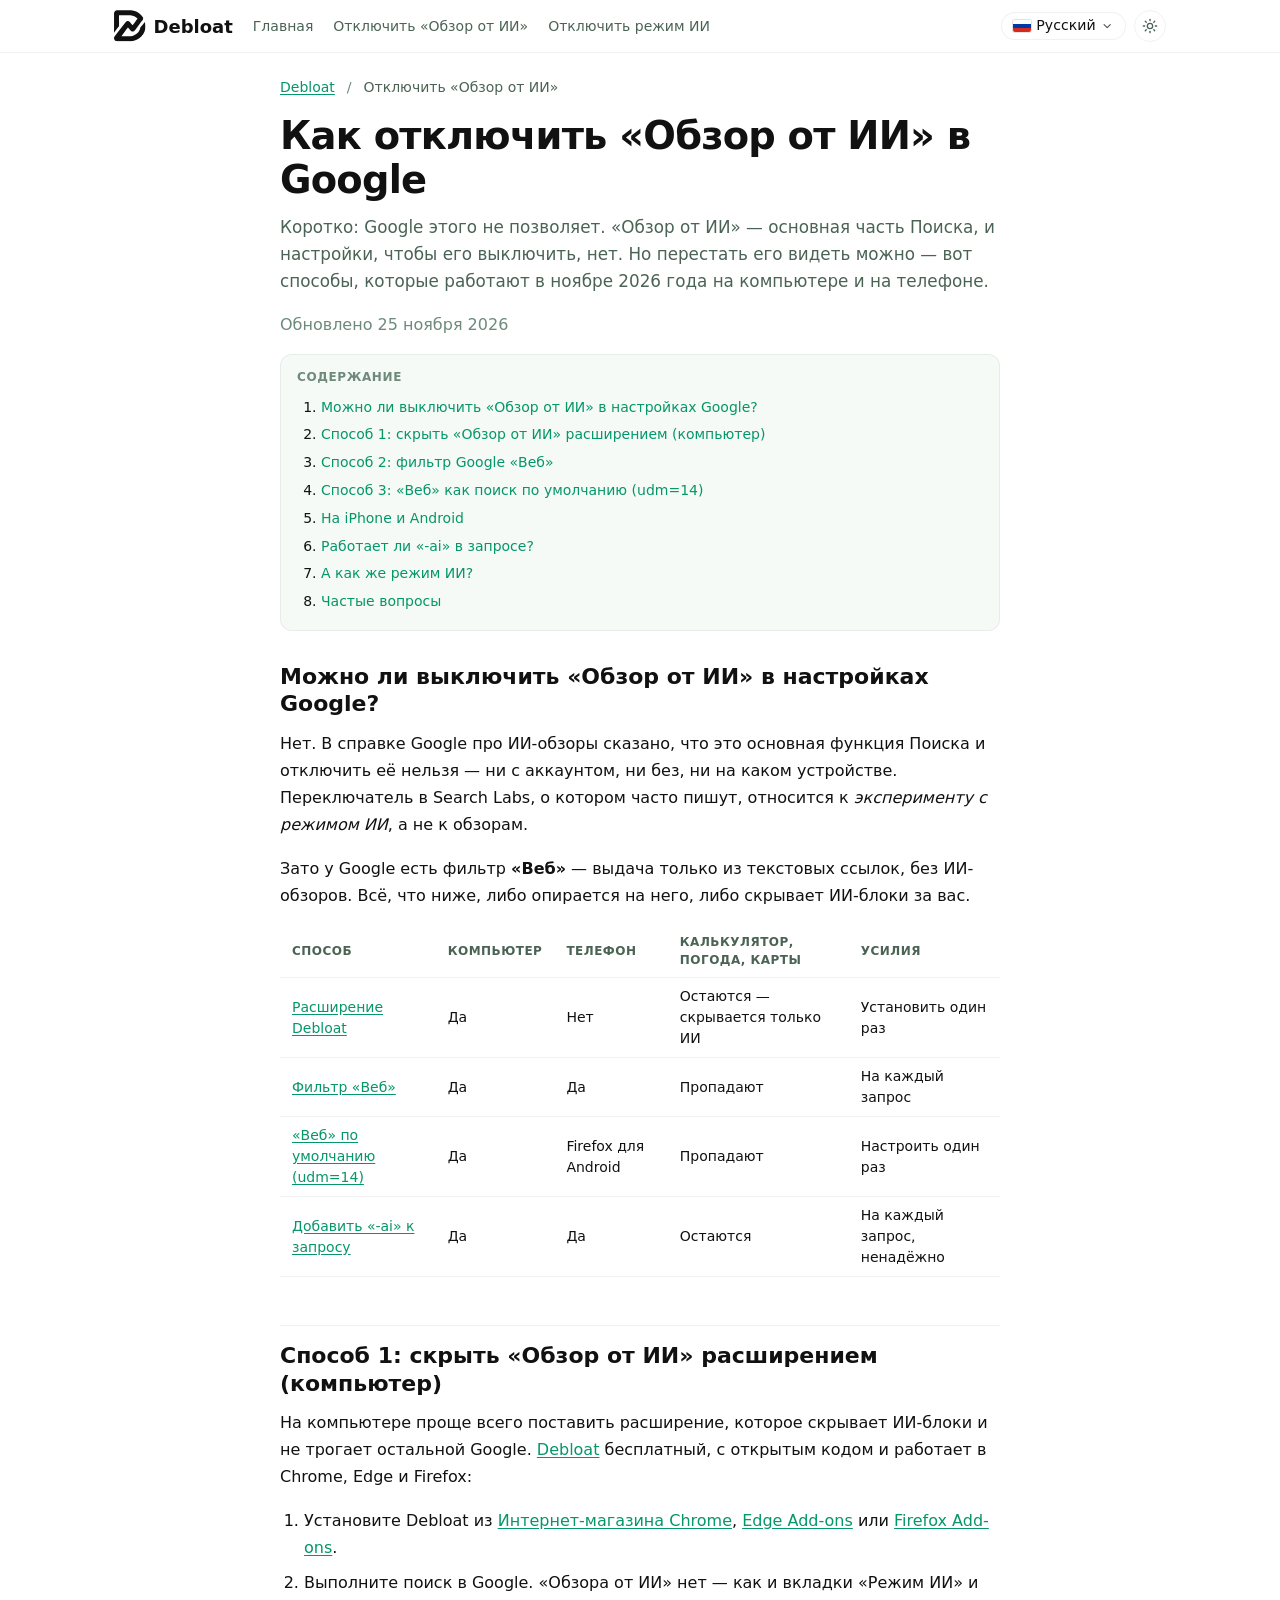
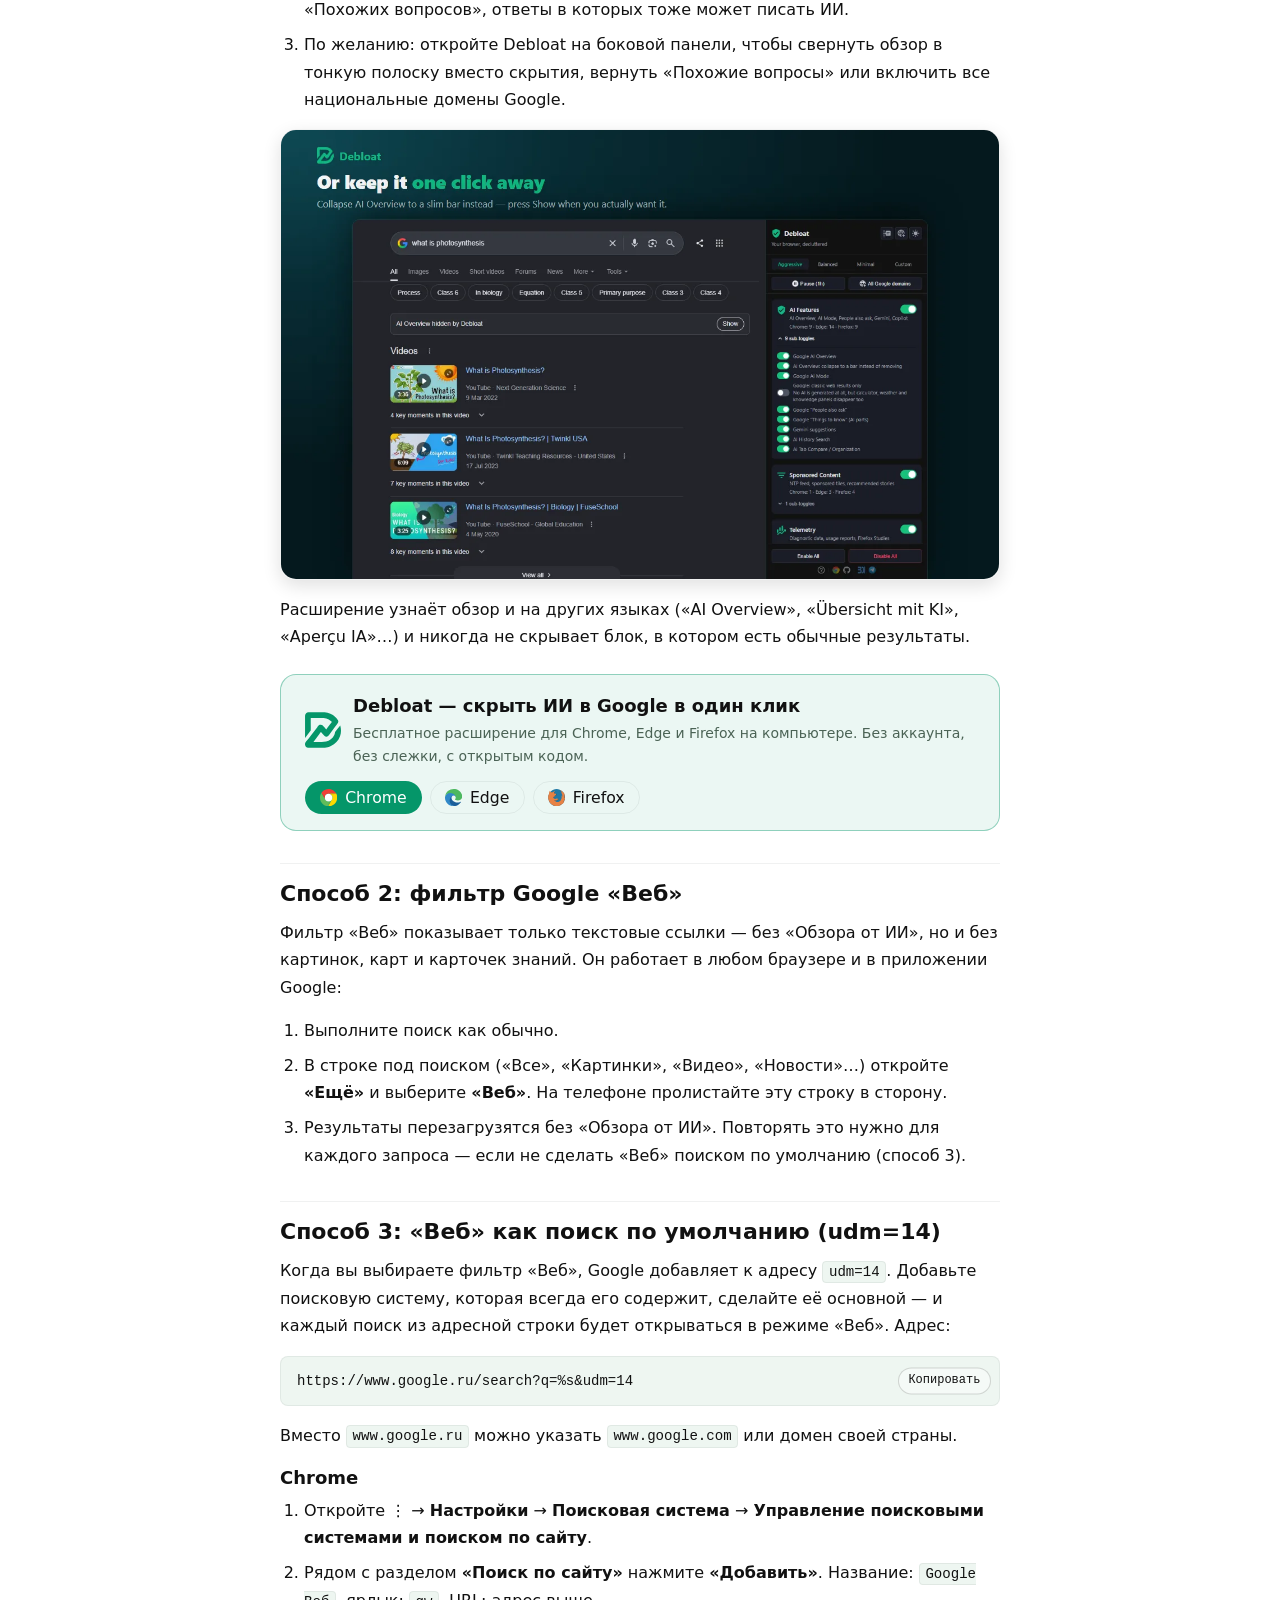
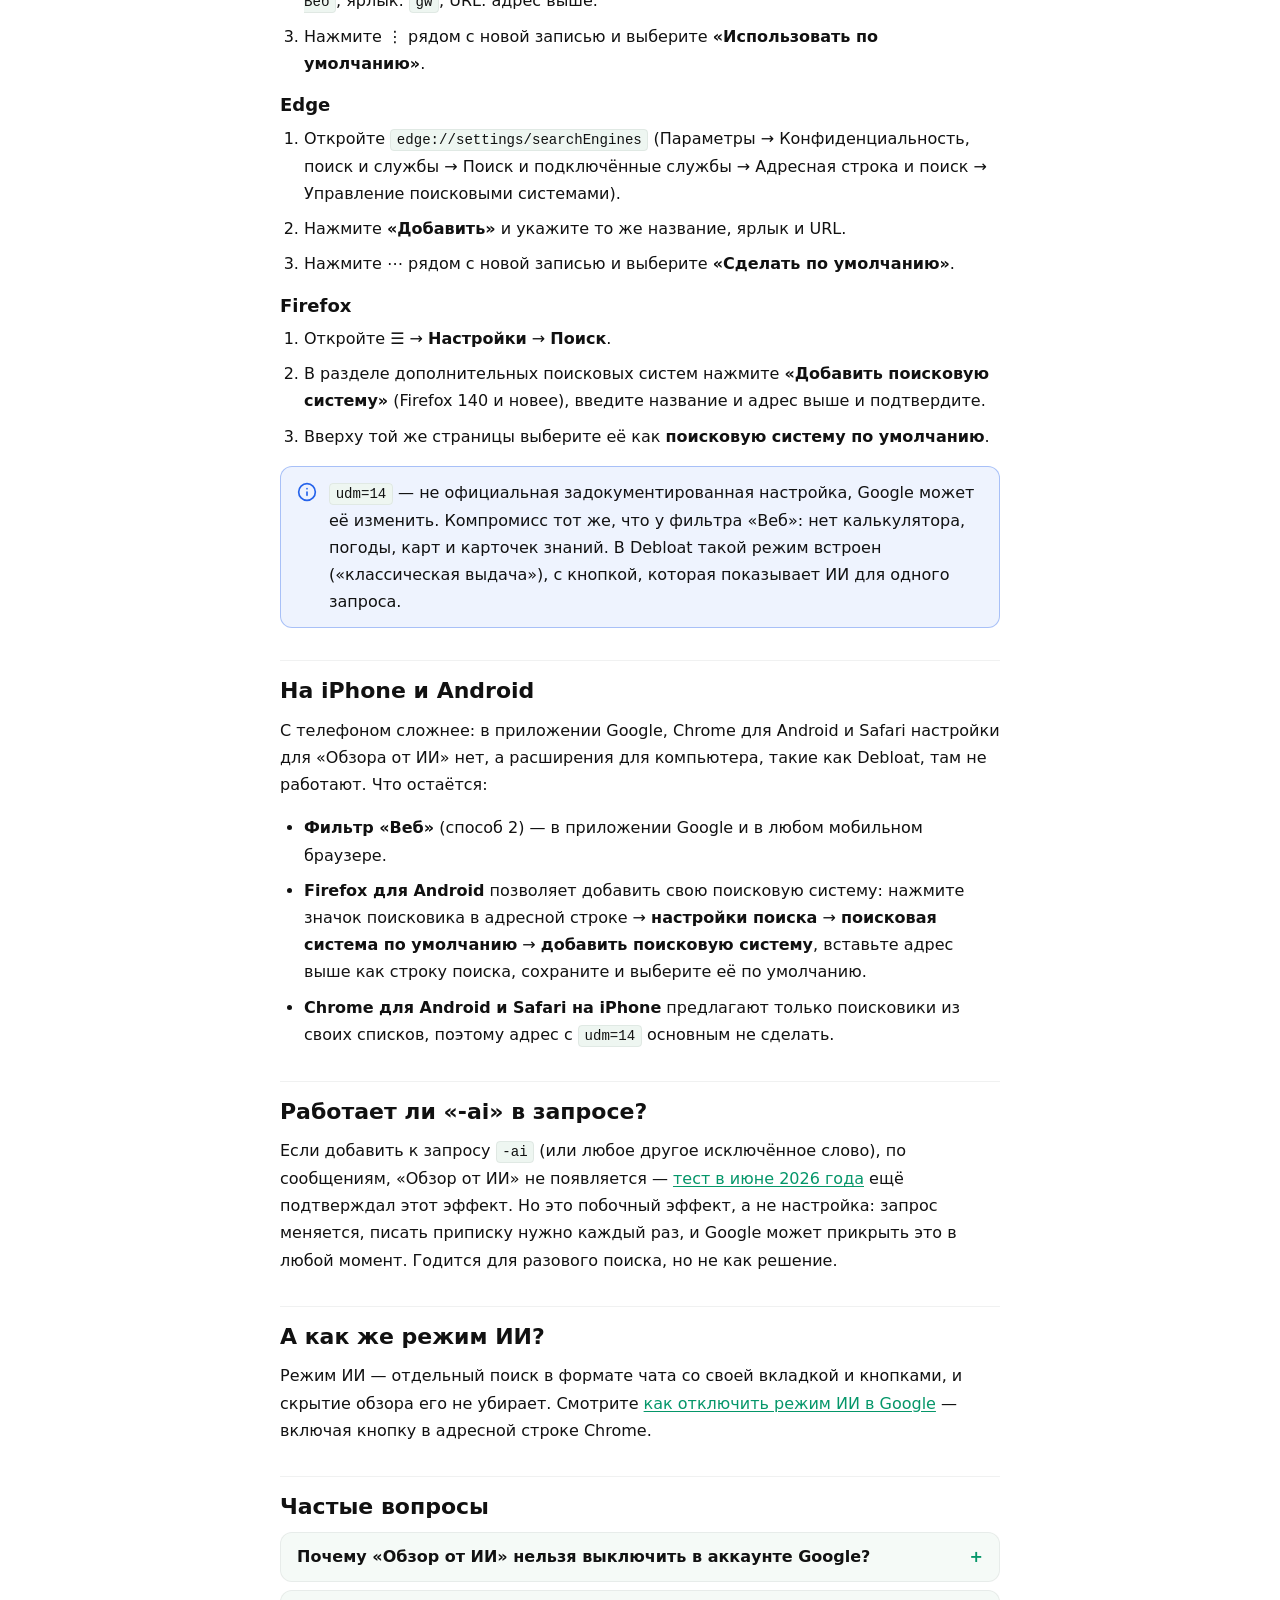
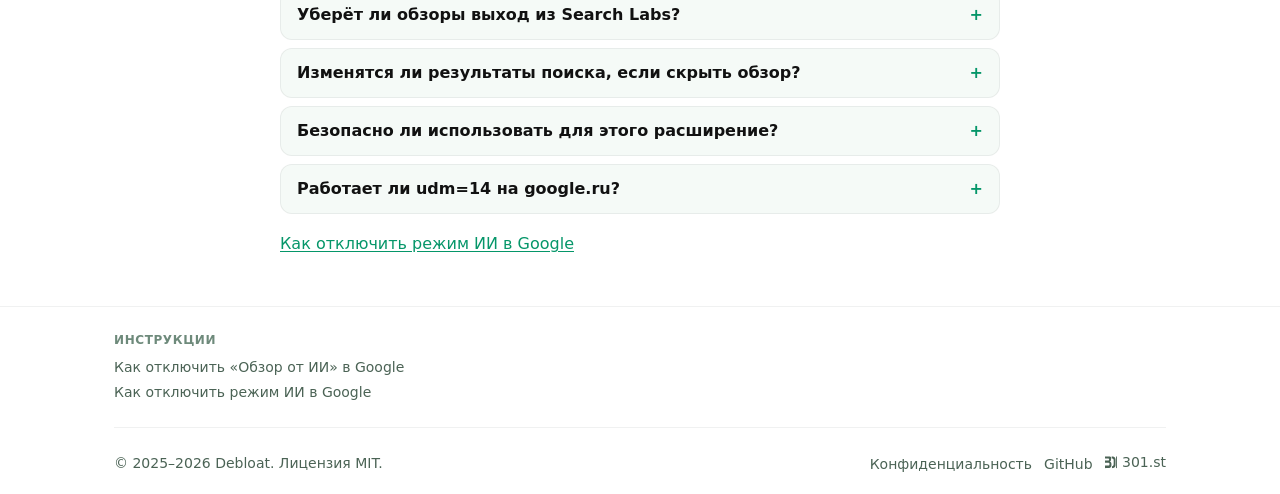
<file: kak-otklyuchit-obzor-ot-ii-v-google/index.html>
<!DOCTYPE html>
<html lang="ru" dir="ltr" data-theme="dark" data-copy-label="Копировать" data-copied-label="Скопировано">
<head>
  <meta charset="UTF-8">
  <meta name="viewport" content="width=device-width, initial-scale=1.0">
  <title>Как отключить «Обзор от ИИ» в Google (2026): все способы</title>
  <meta name="description" content="Выключателя для «Обзора от ИИ» у Google нет. Что работает на компьютере и телефоне: фильтр «Веб», поисковая система с udm=14 и расширение в один клик.">
  <link rel="canonical" href="https://ru.debloat.click/kak-otklyuchit-obzor-ot-ii-v-google/">
  <link rel="alternate" hreflang="en" href="https://debloat.click/turn-off-google-ai-overview/">
  <link rel="alternate" hreflang="de" href="https://debloat.click/de/google-uebersicht-mit-ki-deaktivieren/">
  <link rel="alternate" hreflang="fr" href="https://debloat.click/fr/desactiver-apercu-ia-google/">
  <link rel="alternate" hreflang="ru" href="https://ru.debloat.click/kak-otklyuchit-obzor-ot-ii-v-google/">
  <link rel="alternate" hreflang="x-default" href="https://debloat.click/turn-off-google-ai-overview/">
  <meta name="yandex-verification" content="5b6bd895d2bfd718">

  <meta property="og:type" content="article">
  <meta property="og:site_name" content="Debloat">
  <meta property="og:url" content="https://ru.debloat.click/kak-otklyuchit-obzor-ot-ii-v-google/">
  <meta property="og:title" content="Как отключить «Обзор от ИИ» в Google (2026): все способы">
  <meta property="og:description" content="Выключателя для «Обзора от ИИ» у Google нет. Что работает на компьютере и телефоне: фильтр «Веб», поисковая система с udm=14 и расширение в один клик.">
  <meta property="og:image" content="https://ru.debloat.click/img/og-debloat-1200x630.jpg">
  <meta property="og:image:width" content="1200">
  <meta property="og:image:height" content="630">
  <meta property="og:locale" content="ru_RU">
  <meta name="twitter:card" content="summary_large_image">

  <link rel="icon" href="/favicon.svg" type="image/svg+xml">
  <link rel="stylesheet" href="/css/theme.css">
  <link rel="stylesheet" href="/css/landing.css">
  <link rel="stylesheet" href="/css/docs.css">

  <script type="application/ld+json">
{
  "@context": "https://schema.org",
  "@type": "Article",
  "headline": "Как отключить «Обзор от ИИ» в Google",
  "description": "Выключателя для «Обзора от ИИ» у Google нет. Что работает на компьютере и телефоне: фильтр «Веб», поисковая система с udm=14 и расширение в один клик.",
  "inLanguage": "ru",
  "dateModified": "2026-11-25",
  "datePublished": "2026-11-25",
  "mainEntityOfPage": "https://ru.debloat.click/kak-otklyuchit-obzor-ot-ii-v-google/",
  "image": "https://ru.debloat.click/img/og-debloat-1200x630.jpg",
  "author": {
    "@type": "Organization",
    "name": "Debloat",
    "url": "https://ru.debloat.click/"
  },
  "publisher": {
    "@id": "https://debloat.click/#organization",
    "@type": "Organization",
    "name": "Debloat",
    "logo": "https://debloat.click/img/debloat-logo-128.png"
  }
}
  </script>
  <script type="application/ld+json">
{
  "@context": "https://schema.org",
  "@type": "BreadcrumbList",
  "itemListElement": [
    {
      "@type": "ListItem",
      "position": 1,
      "name": "Debloat",
      "item": "https://ru.debloat.click/"
    },
    {
      "@type": "ListItem",
      "position": 2,
      "name": "Отключить «Обзор от ИИ»",
      "item": "https://ru.debloat.click/kak-otklyuchit-obzor-ot-ii-v-google/"
    }
  ]
}
  </script>
  <script type="application/ld+json">
{
  "@context": "https://schema.org",
  "@type": "FAQPage",
  "inLanguage": "ru",
  "mainEntity": [
    {
      "@type": "Question",
      "name": "Почему «Обзор от ИИ» нельзя выключить в аккаунте Google?",
      "acceptedAnswer": {
        "@type": "Answer",
        "text": "Google считает ИИ-обзоры основной частью Поиска, как карточки знаний, поэтому ни в аккаунте, ни в браузере для них нет настройки. Единственная официальная альтернатива — фильтр «Веб»."
      }
    },
    {
      "@type": "Question",
      "name": "Уберёт ли обзоры выход из Search Labs?",
      "acceptedAnswer": {
        "@type": "Answer",
        "text": "Нет. Переключатель в Search Labs управляет экспериментом с режимом ИИ. «Обзор от ИИ» появляется и с Labs, и без."
      }
    },
    {
      "@type": "Question",
      "name": "Изменятся ли результаты поиска, если скрыть обзор?",
      "acceptedAnswer": {
        "@type": "Answer",
        "text": "Нет. Расширение лишь прячет ИИ-блок на вашем экране; результаты и их порядок остаются такими, какими их вернул Google. Фильтр «Веб» — другое дело: это отдельный вид выдачи без картинок, карт и других панелей."
      }
    },
    {
      "@type": "Question",
      "name": "Безопасно ли использовать для этого расширение?",
      "acceptedAnswer": {
        "@type": "Answer",
        "text": "Проверьте, к чему у расширения есть доступ и открыт ли его код. Debloat не требует прав администратора, ничего не собирает, по умолчанию работает только на страницах Google, Bing и Edge, а его исходный код открыт."
      }
    },
    {
      "@type": "Question",
      "name": "Работает ли udm=14 на google.ru?",
      "acceptedAnswer": {
        "@type": "Answer",
        "text": "Да, параметр работает на национальных доменах Google, например https://www.google.ru/search?q=%s&udm=14."
      }
    }
  ]
}
  </script>

  <script type="module" crossorigin src="/assets/main-_W9pEGdy.js"></script>
</head>
<body>

<svg xmlns="http://www.w3.org/2000/svg" hidden>
  <!-- Brand: Debloat logo -->
  <symbol id="i-brand-debloat" viewBox="0 0 36 36">
    <path d="M3.376.281C4.41.175 5.886.256 6.952.256l5.854-.003c1.922 0 4.955-.093 6.807.055a17.5 17.5 0 0 1 10.674 4.696c.937.874 2.101 2.197 2.708 3.332.898 1.678-.23 3.049-1.17 4.264q-.975 1.252-1.932 2.517l-4.406 5.886c-.624.824-1.426 2.045-2.106 2.708-2.006 1.957-3.83.75-5.182-1.133-.53-.739-1.677-1.99-2.303-2.6-.783.914-1.878 2.473-2.611 3.462l-4.821 6.54 6.653.021c2.1.007 3.927.092 6.004-.402 3.332-.791 6.609-3.224 8.02-6.376q.38-.86.626-1.767c.074-.279.363-1.611.497-1.767 1.669-1.939 3.331-4.15 5.013-6.066.934 3.669 1.075 7.036-.248 10.662-1.666 4.566-4.79 7.752-9.135 9.815a16.2 16.2 0 0 1-3.136 1.108c-2.737.672-4.755.561-7.546.56l-6.235-.003-3.519-.003c-2.37-.003-4.665.06-5.363-2.833-.45-1.868.795-2.974 1.827-4.32.563-.735 1.173-1.479 1.75-2.222a681 681 0 0 1 5.74-7.446l2.92-3.796c.713-.925 1.329-2.017 2.519-2.33 2.216-.58 3.332 1.04 4.576 2.49l1.79 2.07a267 267 0 0 0 3.283-4.288c.788-1.038 1.596-2.047 2.352-3.11q-.355-.37-.72-.732c-3.733-3.648-7.815-3.27-12.558-3.27q-3.9-.005-7.8.034c-.142 4.103.119 8.325-.046 12.437-.237.367-.501.725-.764 1.074C3.35 21.657 1.662 23.73.06 25.875c-.04-1.658-.012-3.422-.013-5.087l-.003-9.28V6.455c0-.948-.038-1.953.046-2.892C.25 1.792 1.654.525 3.376.282" fill="currentColor"/>
  </symbol>

  <!-- Mono icons -->
  <symbol id="i-mono-shield" viewBox="0 0 24 24" fill="none" stroke="currentColor" stroke-width="2" stroke-linecap="round" stroke-linejoin="round"><path d="M12 22s8-4 8-10V5l-8-3-8 3v7c0 6 8 10 8 10z"/></symbol>
  <symbol id="i-mono-zap" viewBox="0 0 24 24" fill="none" stroke="currentColor" stroke-width="2" stroke-linecap="round" stroke-linejoin="round"><polygon points="13 2 3 14 12 14 11 22 21 10 12 10 13 2"/></symbol>
  <symbol id="i-mono-eye-off" viewBox="0 0 24 24" fill="none" stroke="currentColor" stroke-width="2" stroke-linecap="round" stroke-linejoin="round"><path d="M17.94 17.94A10.07 10.07 0 0 1 12 20c-7 0-11-8-11-8a18.45 18.45 0 0 1 5.06-5.94M9.9 4.24A9.12 9.12 0 0 1 12 4c7 0 11 8 11 8a18.5 18.5 0 0 1-2.16 3.19m-6.72-1.07a3 3 0 1 1-4.24-4.24"/><line x1="1" y1="1" x2="23" y2="23"/></symbol>
  <symbol id="i-mono-sparkles" viewBox="0 0 24 24" fill="none" stroke="currentColor" stroke-width="2" stroke-linecap="round" stroke-linejoin="round"><path d="m12 3-1.912 5.813a2 2 0 0 1-1.275 1.275L3 12l5.813 1.912a2 2 0 0 1 1.275 1.275L12 21l1.912-5.813a2 2 0 0 1 1.275-1.275L21 12l-5.813-1.912a2 2 0 0 1-1.275-1.275Z"/><path d="M5 3v4"/><path d="M19 17v4"/><path d="M3 5h4"/><path d="M17 19h4"/></symbol>
  <symbol id="i-mono-megaphone" viewBox="0 0 24 24" fill="none" stroke="currentColor" stroke-width="2" stroke-linecap="round" stroke-linejoin="round"><path d="m3 11 18-5v12L3 13v-2z"/><path d="M11.6 16.8a3 3 0 1 1-5.8-1.6"/></symbol>
  <symbol id="i-mono-shopping-cart" viewBox="0 0 24 24" fill="none" stroke="currentColor" stroke-width="2" stroke-linecap="round" stroke-linejoin="round"><circle cx="8" cy="21" r="1"/><circle cx="19" cy="21" r="1"/><path d="M2.05 2.05h2l2.66 12.42a2 2 0 0 0 2 1.58h9.78a2 2 0 0 0 1.95-1.57l1.65-7.43H5.12"/></symbol>
  <symbol id="i-mono-radio" viewBox="0 0 24 24" fill="none" stroke="currentColor" stroke-width="2" stroke-linecap="round" stroke-linejoin="round"><path d="M4.9 19.1C1 15.2 1 8.8 4.9 4.9"/><path d="M7.8 16.2c-2.3-2.3-2.3-6.1 0-8.4"/><circle cx="12" cy="12" r="2"/><path d="M16.2 7.8c2.3 2.3 2.3 6.1 0 8.4"/><path d="M19.1 4.9C23 8.8 23 15.1 19.1 19"/></symbol>
  <symbol id="i-mono-ban" viewBox="0 0 24 24" fill="none" stroke="currentColor" stroke-width="2" stroke-linecap="round" stroke-linejoin="round"><circle cx="12" cy="12" r="10"/><path d="m4.9 4.9 14.2 14.2"/></symbol>
  <symbol id="i-mono-layers" viewBox="0 0 24 24" fill="none" stroke="currentColor" stroke-width="2" stroke-linecap="round" stroke-linejoin="round"><path d="M12 2 2 7l10 5 10-5zM2 17l10 5 10-5M2 12l10 5 10-5"/></symbol>
  <symbol id="i-mono-lock" viewBox="0 0 24 24" fill="none" stroke="currentColor" stroke-width="2" stroke-linecap="round" stroke-linejoin="round"><rect width="18" height="11" x="3" y="11" rx="2" ry="2"/><path d="M7 11V7a5 5 0 0 1 10 0v4"/></symbol>
  <symbol id="i-mono-sliders" viewBox="0 0 24 24" fill="none" stroke="currentColor" stroke-width="2" stroke-linecap="round" stroke-linejoin="round"><line x1="4" y1="21" x2="4" y2="14"/><line x1="4" y1="10" x2="4" y2="3"/><line x1="12" y1="21" x2="12" y2="12"/><line x1="12" y1="8" x2="12" y2="3"/><line x1="20" y1="21" x2="20" y2="16"/><line x1="20" y1="12" x2="20" y2="3"/><line x1="1" y1="14" x2="7" y2="14"/><line x1="9" y1="8" x2="15" y2="8"/><line x1="17" y1="16" x2="23" y2="16"/></symbol>
  <symbol id="i-mono-activity" viewBox="0 0 24 24" fill="none" stroke="currentColor" stroke-width="2" stroke-linecap="round" stroke-linejoin="round"><polyline points="22 12 18 12 15 21 9 3 6 12 2 12"/></symbol>
  <symbol id="i-mono-globe" viewBox="0 0 24 24" fill="none" stroke="currentColor" stroke-width="2" stroke-linecap="round" stroke-linejoin="round"><circle cx="12" cy="12" r="10"/><line x1="2" y1="12" x2="22" y2="12"/><path d="M12 2a15.3 15.3 0 0 1 4 10 15.3 15.3 0 0 1-4 10 15.3 15.3 0 0 1-4-10 15.3 15.3 0 0 1 4-10z"/></symbol>
  <symbol id="i-mono-palette" viewBox="0 0 24 24" fill="none" stroke="currentColor" stroke-width="2" stroke-linecap="round" stroke-linejoin="round"><circle cx="13.5" cy="6.5" r=".5" fill="currentColor"/><circle cx="17.5" cy="10.5" r=".5" fill="currentColor"/><circle cx="8.5" cy="7.5" r=".5" fill="currentColor"/><circle cx="6.5" cy="12.5" r=".5" fill="currentColor"/><path d="M12 2C6.5 2 2 6.5 2 12s4.5 10 10 10c.926 0 1.648-.746 1.648-1.688 0-.437-.18-.835-.437-1.125-.29-.289-.438-.652-.438-1.125a1.64 1.64 0 0 1 1.668-1.668h1.996c3.051 0 5.555-2.503 5.555-5.554C21.965 6.012 17.461 2 12 2z"/></symbol>
  <symbol id="i-mono-check" viewBox="0 0 24 24" fill="none" stroke="currentColor" stroke-width="2.5" stroke-linecap="round" stroke-linejoin="round"><path d="M20 6 9 17l-5-5"/></symbol>
  <symbol id="i-mono-menu" viewBox="0 0 24 24" fill="none" stroke="currentColor" stroke-width="2" stroke-linecap="round" stroke-linejoin="round"><path d="M3 12h18M3 6h18M3 18h18"/></symbol>
  <symbol id="i-mono-sun" viewBox="0 0 24 24" fill="none" stroke="currentColor" stroke-width="2" stroke-linecap="round" stroke-linejoin="round"><circle cx="12" cy="12" r="4"/><path d="M12 2v2"/><path d="M12 20v2"/><path d="m4.93 4.93 1.41 1.41"/><path d="m17.66 17.66 1.41 1.41"/><path d="M2 12h2"/><path d="M20 12h2"/><path d="m6.34 17.66-1.41 1.41"/><path d="m19.07 4.93-1.41 1.41"/></symbol>
  <symbol id="i-mono-moon" viewBox="0 0 24 24" fill="none" stroke="currentColor" stroke-width="2" stroke-linecap="round" stroke-linejoin="round"><path d="M21 12.79A9 9 0 1 1 11.21 3 7 7 0 0 0 21 12.79z"/></symbol>
  <symbol id="i-mono-external" viewBox="0 0 24 24" fill="none" stroke="currentColor" stroke-width="2" stroke-linecap="round" stroke-linejoin="round"><path d="M18 13v6a2 2 0 0 1-2 2H5a2 2 0 0 1-2-2V8a2 2 0 0 1 2-2h6"/><polyline points="15 3 21 3 21 9"/><line x1="10" y1="14" x2="21" y2="3"/></symbol>
  <symbol id="i-mono-cancel" viewBox="0 0 20 20" fill="none"><path fill="currentColor" d="M10 0c5.5 0 10 4.5 10 10s-4.5 10-10 10S0 15.5 0 10 4.5 0 10 0m0 2c-1.9 0-3.6.6-4.9 1.7l11.2 11.2c1-1.4 1.7-3.1 1.7-4.9 0-4.4-3.6-8-8-8m4.9 14.3L3.7 5.1C2.6 6.4 2 8.1 2 10c0 4.4 3.6 8 8 8 1.9 0 3.6-.6 4.9-1.7"/></symbol>
  <symbol id="i-mono-key" viewBox="0 0 24 24" fill="none" stroke="currentColor" stroke-width="2" stroke-linecap="round" stroke-linejoin="round"><circle cx="7.5" cy="15.5" r="5.5"/><path d="m21 2-9.6 9.6"/><path d="m15.5 7.5 3 3L22 7l-3-3"/></symbol>

  <!-- Brand: Chrome (full color) -->
  <defs>
    <linearGradient id="chrome-a" x1="11.94" x2="11.94" y1="7.696" y2="16.25" gradientUnits="userSpaceOnUse"><stop stop-color="#86bbe5"/><stop offset="1" stop-color="#1072ba"/></linearGradient>
  </defs>
  <symbol id="i-brand-chrome" viewBox="0 0 24 24" fill="none"><path fill="#ef3f36" d="M11.97.002s7.073-.316 10.823 6.768H11.368S9.21 6.701 7.37 9.307c-.53 1.094-1.098 2.221-.46 4.442-.92-1.552-4.881-8.425-4.881-8.425S4.823.282 11.969.002"/><path fill="#fcd900" d="M22.426 17.987s-3.264 6.264-11.293 5.954l5.714-9.859s1.141-1.825-.205-4.718c-.684-1.005-1.382-2.057-3.63-2.617 1.808-.016 9.761 0 9.761 0s2.98 4.933-.347 11.24"/><path fill="#61bc5b" d="M1.563 18.036s-3.813-5.948.473-12.722c.988 1.71 5.71 9.859 5.71 9.859s1.02 1.898 4.204 2.18c1.213-.088 2.476-.164 4.09-1.821-.89 1.568-4.88 8.422-4.88 8.422s-5.781.105-9.597-5.918"/><path fill="#5ab055" d="m11.13 24 1.607-6.682s1.766-.139 3.247-1.757A4696 4696 0 0 1 11.13 24"/><path fill="#fff" d="M6.586 12.075c0-2.946 2.397-5.335 5.354-5.335 2.956 0 5.354 2.39 5.354 5.335 0 2.946-2.398 5.335-5.354 5.335-2.957-.003-5.354-2.39-5.354-5.335"/><path fill="url(#chrome-a)" d="M7.482 12.075a4.45 4.45 0 0 1 4.458-4.441c2.46 0 4.458 1.987 4.458 4.441a4.45 4.45 0 0 1-4.458 4.442c-2.46 0-4.458-1.99-4.458-4.442"/><path fill="#eaca05" d="m22.77 6.75-6.617 1.934s-.999-1.46-3.145-1.934c1.862-.01 9.762 0 9.762 0"/><path fill="#df3a32" d="M6.781 13.506C5.851 11.9 2.03 5.323 2.03 5.323l4.9 4.83s-.502 1.032-.313 2.508z"/></symbol>

  <!-- Brand: Edge (full color) -->
  <symbol id="i-brand-edge" viewBox="0 0 24 24" fill="none"><path fill="#1a5e9a" d="M22.108 18.459c-2.757 4.245-7.222 5.403-8.987 5.293-10.53-.497-8.931-14.445-2.59-14.39-4.522 2.867 1.653 12.35 10.75 8.656.937-.662 1.102.165.827.44"/><path fill="#3088c8" d="M15.05 11.898c.993-4.52-1.708-7.442-7.111-7.442S0 9.528 0 12.119c0 6.836 6.891 13.948 15.823 11.192-7.388 2.15-11.798-6.396-8.05-11.578 2.537-3.639 6.782-3.749 7.278.165m5.514-8.6h.055Z"/><path fill="#4db860" d="M.055 11.788C.717-2.987 21.005-3.814 23.927 8.976c.772 5.9-4.741 8.215-9.152 6.34-2.315-1.433 1.434-1.102-.165-5.458C11.964 3.684.772 4.18.055 11.788"/></symbol>

  <!-- Brand: Firefox (full color) -->
  <symbol id="i-brand-firefox" viewBox="0 0 24 24" fill="none"><path fill="#2179a6" d="M11.962 23.616c6.354 0 11.506-5.287 11.506-11.808C23.468 5.288 18.316 0 11.962 0 5.606 0 .455 5.287.455 11.808c0 6.52 5.152 11.808 11.507 11.808"/><path fill="#195d80" d="M23.367 13.354a3 3 0 0 1-.187.133c.102-.276.194-.63.27-1.04q.018-.317.018-.64c0-2.465-.738-4.754-1.997-6.648-1.14-1.348-2.692-2.505-4.75-3.087 2.214 1.497 3.041 2.768 3.564 3.9-.592-.621-1.605-1.269-2.289-1.323 1.026.783 2.743 3.104 2.56 6.621-.263-.566-.745-1.453-1.087-1.763.369 3.454.046 4.196-.177 5.113-.05-.422-.198-.738-.283-.93 0 0-.04 1.079-.723 2.617-.518 1.164-1.053 1.524-1.29 1.484-.064-.005-.098-.033-.098-.036.017-.15.032-.309-.007-.41 0 0-.218.078-.36.281q-.083.124-.226.237c-.017.014.156-.226.143-.215a3 3 0 0 0-.268.251c-.335.357-.638.753-.795.641.146-.046.264-.237.295-.425-.131.094-.466.35-1.216.465-.307.047-1.613.29-3.35-.6.254-.03.633-.121.922.054-.29-.323-.987-.256-1.487-.418-.436-.142-1.005-.769-1.331-1.086 1.336.336 2.755.094 3.575-.481.83-.582 1.32-1.006 1.761-.906s.733-.352.39-.755c-.34-.402-1.17-.943-2.297-.653-.863.221-1.598.932-2.81.438a3 3 0 0 1-.227-.104c-.077-.04.254.047.172-.002-.233-.088-.657-.287-.762-.363-.017-.013.176.036.156.023-1.15-.698-1.075-1.256-1.075-1.602 0-.276.163-.65.47-.825.166.06.27.116.27.116s-.077-.121-.126-.18l.035-.01c.135.047.617.25.874.46.306-.586.077-1.556.046-1.616v-.003c.065-.298 1.796-1.228 1.925-1.326a1.65 1.65 0 0 0 .476-.587c.083-.154.143-.374.127-.69-.012-.228-.145-.368-1.99-.352-.504.004-.832-.297-1.03-.584l-.109-.175a2 2 0 0 1-.095-.208c.22-.82.955-1.986 1.62-2.342-1.227-.395-2.728.73-3.154 1.335l-.005.005c-1.078-.275-1.993-.208-2.759.044-.568-.283-.929-.876-1.133-1.425-.52.574-.988 1.2-1.39 1.871-.047.38-.071.83-.035 1.349 0 .067.01.132.007.192-.29.41-.48.762-.553.936-.354.708-.717 1.797-1.01 3.488 0 0 .197-.637.59-1.36-.281.884-.502 2.245-.393 4.265l.02.086c.023-.194.086-.653.21-1.234a11.14 11.14 0 0 0 1.473 5.023c.1.175.22.38.363.605 2.104 2.815 5.413 4.632 9.137 4.632 5.843 0 10.666-4.471 11.405-10.261"/><path fill="#e78244" d="M20.683 18.807c.66-1.275 1.557-2.022 2.043-2.904.644-1.174 1.861-4.473.944-7.134.42 1.666.289 3.359-1.053 4.209.434-1.174.706-3.75.259-6.07-.291-1.507-1.211-2.858-1.811-3.28.552.425.996 1.946.984 2.645-1.155-1.996-3.04-3.904-5.89-4.71 2.213 1.497 3.04 2.769 3.564 3.9-.592-.62-1.606-1.268-2.29-1.322 1.026.782 2.744 3.104 2.56 6.62-.262-.566-.744-1.453-1.086-1.763.368 3.455.046 4.196-.178 5.114-.05-.422-.197-.739-.283-.931 0 0-.039 1.08-.723 2.617-.518 1.165-1.053 1.525-1.29 1.484-.064-.004-.098-.033-.098-.035.017-.151.033-.31-.006-.41 0 0-.219.078-.36.28a1 1 0 0 1-.227.238c-.017.013.156-.227.143-.216a3 3 0 0 0-.268.252c-.335.357-.638.753-.795.64.147-.045.264-.237.296-.424-.132.094-.467.35-1.217.465-.307.047-1.612.29-3.349-.6.254-.03.632-.122.921.053-.289-.323-.986-.256-1.487-.418-.435-.141-1.004-.768-1.33-1.085 1.335.336 2.754.093 3.575-.482.829-.581 1.32-1.006 1.76-.905s.734-.353.391-.755c-.341-.403-1.17-.944-2.297-.654-.863.222-1.599.932-2.81.438a3 3 0 0 1-.227-.103c-.078-.04.253.047.171-.003-.233-.088-.656-.287-.761-.362-.017-.013.175.036.155.023-1.15-.698-1.075-1.256-1.075-1.602 0-.277.164-.65.471-.826.166.06.269.116.269.116s-.077-.12-.125-.18l.034-.01c.136.047.617.25.875.46.305-.586.077-1.556.045-1.616l.001-.003c.065-.297 1.795-1.227 1.925-1.325a1.65 1.65 0 0 0 .476-.588c.082-.154.142-.373.126-.69-.012-.228-.144-.368-1.99-.352-.503.004-.832-.297-1.03-.583l-.108-.176a2 2 0 0 1-.095-.208c.22-.82.955-1.986 1.619-2.342-1.227-.395-2.727.73-3.154 1.335l-.004.005c-1.079-.275-1.994-.208-2.76.043-.937-.465-1.312-1.778-1.347-2.34-.528.374-1.014 1.884-1.078 2.185a7.2 7.2 0 0 0-.133 1.951c0 .067.01.132.008.192-.29.41-.48.763-.554.936C.655 8.31.293 9.398 0 11.09c0 0 .197-.637.59-1.359-.29.91-.517 2.323-.384 4.444.006-.07.066-.606.22-1.328.076 1.41.402 3.144 1.473 5.023.816 1.434 2.967 4.764 8.364 6.01a2.6 2.6 0 0 1-.96-.526s2.015.664 3.486.608c-.46-.082-.552-.31-.552-.31s5.23.303 7.038-2.227c-.618.742-2.183.951-2.776.958.902-.85 2.894-.83 5.053-3.009 1.184-1.195 1.312-2.104 1.441-2.954-.198 1.113-1.231 1.78-2.31 2.388"/><path fill="#144f66" d="M11.676 7.516c.083-.21.178-.701-.096-.804a2.6 2.6 0 0 0-.793-.089c.122.032.474.103.566.271.174.322-.238 1.093-.298 1.258.188 0 .538-.43.62-.636"/></symbol>

  <!-- Brand: GitHub -->
  <symbol id="i-brand-github" viewBox="0 0 20 20" fill="none"><path fill="currentColor" d="M10 0a10 10 0 0 0-3.162 19.487c.5.088.687-.212.687-.475 0-.237-.012-1.025-.012-1.862-2.513.462-3.163-.613-3.363-1.175a3.64 3.64 0 0 0-1.025-1.413c-.35-.187-.85-.65-.013-.662a2 2 0 0 1 1.538 1.025 2.135 2.135 0 0 0 2.912.825 2.1 2.1 0 0 1 .638-1.338c-2.225-.25-4.55-1.112-4.55-4.937a3.9 3.9 0 0 1 1.025-2.688 3.6 3.6 0 0 1 .1-2.65s.837-.262 2.75 1.025a9.43 9.43 0 0 1 5 0c1.912-1.3 2.75-1.025 2.75-1.025a3.6 3.6 0 0 1 .1 2.65A3.87 3.87 0 0 1 16.4 9.475c0 3.837-2.338 4.687-4.562 4.937a2.37 2.37 0 0 1 .674 1.85c0 1.338-.012 2.413-.012 2.75 0 .263.187.575.687.475A10.005 10.005 0 0 0 10 0"/></symbol>

  <!-- Brand: 301.st -->
  <symbol id="i-brand-301" viewBox="0 0 128 128" fill="none"><path d="M65.454 91.423c-.068 5.049-.366 10.076-2.159 14.894-3.353 9.004-9.86 14.291-19.163 16.17-2.508.507-5.116.695-7.681.72-11.912.115-23.823.12-35.736.163-.19.002-.715 0-.715 0V96.522h1.054c10.933.051 21.866.083 32.798.014 1.74-.012 3.533-.3 5.206-.788 3.514-1.023 5.831-3.968 6.003-7.61.174-3.672.262-7.357.159-11.028-.142-5.073-3.786-8.694-8.859-8.876-4.207-.15-8.422-.156-12.633-.17-7.56-.025-15.12-.007-22.68-.042H0v-21.25h.963c10.36 0 20.72.03 31.08-.033 1.512-.01 3.092-.26 4.517-.757 2.99-1.044 4.822-3.99 4.852-7.383.017-1.882.007-3.763.002-5.645-.012-4.319-2.928-7.258-7.222-7.26-11.005-.005-22.01-.002-33.017-.003H.17V4.612h.845c15.176.05 30.352.032 45.528.066 3.144.007 6.316.143 9.157 1.727 3.351 1.865 5.495 4.702 5.699 8.577.238 4.513.189 9.04.195 13.562.005 3.174-.022 6.351-.18 9.52-.22 4.365-1.33 8.471-4.177 11.92-2.326 2.818-5.211 4.816-8.83 5.64-.048.01-.083.068-.206.176.438.09.823.152 1.197.247 7.852 1.984 12.976 6.75 14.692 14.773.63 2.944 1 5.971 1.18 8.978.232 3.865.235 7.75.185 11.625m41.456.251c-.011 4.992-.688 9.9-2.937 14.437-4.237 8.538-11.095 13.82-20.224 16.238-4.172 1.103-8.429 1.106-12.751.989v-20.112c1.307-.094 2.6-.129 3.882-.286 5.442-.669 8.96-3.821 11.02-8.765 1.365-3.28 1.947-6.764 2.02-10.28.188-9.056.257-18.114.311-27.175.026-4.172-.02-8.347-.172-12.516-.145-3.938-.629-7.834-2.148-11.534-2.123-5.164-6.18-7.958-11.751-8.016-2.11-.022-4.218-.004-6.366-.004V4.702c.089-.034.165-.09.24-.09 3.819.053 7.656-.112 11.453.213 6.778.583 12.761 3.22 17.784 7.882 4.906 4.552 7.977 10.155 9.138 16.76a33.4 33.4 0 0 1 .517 5.665c.028 19.261.03 38.524-.016 57.784zM128 4.725v118.581c-.266.019-.508.048-.749.049-3.794.007-7.587.016-11.38.005-.472 0-.951-.06-1.41-.167-.841-.195-1.391-.737-1.522-1.598-.085-.552-.08-1.12-.08-1.68-.005-37.375 0-74.75-.032-112.124-.001-2.167.913-3.044 3.049-3.056 3.091-.018 6.183-.008 9.274-.01.924-.002 1.847 0 2.85 0" fill="currentColor"/></symbol>

  <!-- Mono icons added in 2026-11 (lucide) -->
  <symbol id="i-mono-book-open" viewBox="0 0 24 24" fill="none" stroke="currentColor" stroke-width="2" stroke-linecap="round" stroke-linejoin="round"><path d="M2 3h6a4 4 0 0 1 4 4v14a3 3 0 0 0-3-3H2z"/><path d="M22 3h-6a4 4 0 0 0-4 4v14a3 3 0 0 1 3-3h7z"/></symbol>
  <symbol id="i-mono-play" viewBox="0 0 24 24" fill="currentColor" stroke="none"><path d="M7 4.5v15a1 1 0 0 0 1.5.86l12.5-7.5a1 1 0 0 0 0-1.72L8.5 3.64A1 1 0 0 0 7 4.5z"/></symbol>
  <symbol id="i-mono-info" viewBox="0 0 24 24" fill="none" stroke="currentColor" stroke-width="2" stroke-linecap="round" stroke-linejoin="round"><circle cx="12" cy="12" r="10"/><path d="M12 16v-4"/><path d="M12 8h.01"/></symbol>
  <symbol id="i-mono-list" viewBox="0 0 24 24" fill="none" stroke="currentColor" stroke-width="2" stroke-linecap="round" stroke-linejoin="round"><path d="M8 6h13M8 12h13M8 18h13M3 6h.01M3 12h.01M3 18h.01"/></symbol>
  <symbol id="i-mono-collapse" viewBox="0 0 24 24" fill="none" stroke="currentColor" stroke-width="2" stroke-linecap="round" stroke-linejoin="round"><path d="m7 20 5-5 5 5"/><path d="m7 4 5 5 5-5"/></symbol>
  <symbol id="i-mono-help" viewBox="0 0 24 24" fill="none" stroke="currentColor" stroke-width="2" stroke-linecap="round" stroke-linejoin="round"><circle cx="12" cy="12" r="10"/><path d="M9.09 9a3 3 0 0 1 5.83 1c0 2-3 3-3 3"/><path d="M12 17h.01"/></symbol>
  <symbol id="i-mono-message" viewBox="0 0 24 24" fill="none" stroke="currentColor" stroke-width="2" stroke-linecap="round" stroke-linejoin="round"><path d="M21 15a2 2 0 0 1-2 2H7l-4 4V5a2 2 0 0 1 2-2h14a2 2 0 0 1 2 2z"/></symbol>
  <symbol id="i-mono-languages" viewBox="0 0 24 24" fill="none" stroke="currentColor" stroke-width="2" stroke-linecap="round" stroke-linejoin="round"><path d="m5 8 6 6"/><path d="m4 14 6-6 2-3"/><path d="M2 5h12"/><path d="M7 2h1"/><path d="m22 22-5-10-5 10"/><path d="M14 18h6"/></symbol>
  <symbol id="i-mono-pause" viewBox="0 0 24 24" fill="none" stroke="currentColor" stroke-width="2" stroke-linecap="round" stroke-linejoin="round"><rect x="14" y="4" width="4" height="16" rx="1"/><rect x="6" y="4" width="4" height="16" rx="1"/></symbol>
  <symbol id="i-mono-search" viewBox="0 0 24 24" fill="none" stroke="currentColor" stroke-width="2" stroke-linecap="round" stroke-linejoin="round"><circle cx="11" cy="11" r="8"/><path d="m21 21-4.3-4.3"/></symbol>
  <symbol id="i-mono-chevron-down" viewBox="0 0 24 24" fill="none" stroke="currentColor" stroke-width="2" stroke-linecap="round" stroke-linejoin="round"><path d="m6 9 6 6 6-6"/></symbol>
</svg>


<nav class="nav">
  <div class="container nav__inner">
    <a href="/" class="nav__logo">
      <svg class="icon" aria-hidden="true"><use href="#i-brand-debloat"></use></svg>
      Debloat
    </a>

    <ul class="nav__links">
      <li><a href="/">Главная</a></li>
      <li><a href="/kak-otklyuchit-obzor-ot-ii-v-google/">Отключить «Обзор от ИИ»</a></li>
      <li><a href="/kak-otklyuchit-rezhim-ii-v-google/">Отключить режим ИИ</a></li>
    </ul>

    <div class="nav__actions">
      <div class="dropdown lang-switcher" data-lang-switcher>
        <button type="button" class="btn-chip btn-chip--sm btn-chip--dropdown dropdown__trigger lang-switcher__trigger"
          aria-expanded="false" aria-controls="lang-menu"
          aria-label="Язык: Русский">
          <span class="lang-flag"><img src="/img/flags/ru.svg" alt="" width="18" height="12"></span>
          <span class="btn-chip__label">Русский</span>
          <svg class="btn-chip__chevron" aria-hidden="true"><use href="#i-mono-chevron-down"></use></svg>
        </button>
        <ul class="dropdown__menu lang-switcher__menu" id="lang-menu" aria-label="Язык">
          <li><a class="dropdown__item lang-switcher__item" href="https://debloat.click/turn-off-google-ai-overview/" hreflang="en" lang="en">
            <span class="lang-flag"><img src="/img/flags/en.svg" alt="" width="18" height="12"></span><span class="dropdown__item-label">English</span>
          </a></li>
          <li><a class="dropdown__item lang-switcher__item" href="https://debloat.click/de/google-uebersicht-mit-ki-deaktivieren/" hreflang="de" lang="de">
            <span class="lang-flag"><img src="/img/flags/de.svg" alt="" width="18" height="12"></span><span class="dropdown__item-label">Deutsch</span>
          </a></li>
          <li><a class="dropdown__item lang-switcher__item" href="https://debloat.click/es/" hreflang="es" lang="es">
            <span class="lang-flag"><img src="/img/flags/es.svg" alt="" width="18" height="12"></span><span class="dropdown__item-label">Español</span>
          </a></li>
          <li><a class="dropdown__item lang-switcher__item" href="https://debloat.click/es-419/" hreflang="es-419" lang="es-419">
            <span class="lang-flag"><img src="/img/flags/es-419.svg" alt="" width="18" height="12"></span><span class="dropdown__item-label">Español (Latinoamérica)</span>
          </a></li>
          <li><a class="dropdown__item lang-switcher__item" href="https://debloat.click/fr/desactiver-apercu-ia-google/" hreflang="fr" lang="fr">
            <span class="lang-flag"><img src="/img/flags/fr.svg" alt="" width="18" height="12"></span><span class="dropdown__item-label">Français</span>
          </a></li>
          <li><a class="dropdown__item lang-switcher__item" href="https://debloat.click/id/" hreflang="id" lang="id">
            <span class="lang-flag"><img src="/img/flags/id.svg" alt="" width="18" height="12"></span><span class="dropdown__item-label">Bahasa Indonesia</span>
          </a></li>
          <li><a class="dropdown__item lang-switcher__item" href="https://debloat.click/it/" hreflang="it" lang="it">
            <span class="lang-flag"><img src="/img/flags/it.svg" alt="" width="18" height="12"></span><span class="dropdown__item-label">Italiano</span>
          </a></li>
          <li><a class="dropdown__item lang-switcher__item" href="https://debloat.click/nl/" hreflang="nl" lang="nl">
            <span class="lang-flag"><img src="/img/flags/nl.svg" alt="" width="18" height="12"></span><span class="dropdown__item-label">Nederlands</span>
          </a></li>
          <li><a class="dropdown__item lang-switcher__item" href="https://debloat.click/pl/" hreflang="pl" lang="pl">
            <span class="lang-flag"><img src="/img/flags/pl.svg" alt="" width="18" height="12"></span><span class="dropdown__item-label">Polski</span>
          </a></li>
          <li><a class="dropdown__item lang-switcher__item" href="https://debloat.click/pt-br/" hreflang="pt-BR" lang="pt-BR">
            <span class="lang-flag"><img src="/img/flags/pt-br.svg" alt="" width="18" height="12"></span><span class="dropdown__item-label">Português (Brasil)</span>
          </a></li>
          <li><a class="dropdown__item lang-switcher__item" href="https://debloat.click/pt-pt/" hreflang="pt-PT" lang="pt-PT">
            <span class="lang-flag"><img src="/img/flags/pt-pt.svg" alt="" width="18" height="12"></span><span class="dropdown__item-label">Português (Portugal)</span>
          </a></li>
          <li><a class="dropdown__item lang-switcher__item" href="https://debloat.click/tr/" hreflang="tr" lang="tr">
            <span class="lang-flag"><img src="/img/flags/tr.svg" alt="" width="18" height="12"></span><span class="dropdown__item-label">Türkçe</span>
          </a></li>
          <li><a class="dropdown__item lang-switcher__item" href="https://debloat.click/vi/" hreflang="vi" lang="vi">
            <span class="lang-flag"><img src="/img/flags/vi.svg" alt="" width="18" height="12"></span><span class="dropdown__item-label">Tiếng Việt</span>
          </a></li>
          <li><a class="dropdown__item lang-switcher__item is-active" aria-current="page" href="/kak-otklyuchit-obzor-ot-ii-v-google/" hreflang="ru" lang="ru">
            <span class="lang-flag"><img src="/img/flags/ru.svg" alt="" width="18" height="12"></span><span class="dropdown__item-label">Русский</span>
          </a></li>
          <li><a class="dropdown__item lang-switcher__item" href="https://debloat.click/uk/" hreflang="uk" lang="uk">
            <span class="lang-flag"><img src="/img/flags/uk.svg" alt="" width="18" height="12"></span><span class="dropdown__item-label">Українська</span>
          </a></li>
          <li><a class="dropdown__item lang-switcher__item" href="https://debloat.click/ar/" hreflang="ar" lang="ar">
            <span class="lang-flag"><img src="/img/flags/ar.svg" alt="" width="18" height="12"></span><span class="dropdown__item-label">العربية</span>
          </a></li>
          <li><a class="dropdown__item lang-switcher__item" href="https://debloat.click/hi/" hreflang="hi" lang="hi">
            <span class="lang-flag"><img src="/img/flags/hi.svg" alt="" width="18" height="12"></span><span class="dropdown__item-label">हिन्दी</span>
          </a></li>
          <li><a class="dropdown__item lang-switcher__item" href="https://debloat.click/ja/" hreflang="ja" lang="ja">
            <span class="lang-flag"><img src="/img/flags/ja.svg" alt="" width="18" height="12"></span><span class="dropdown__item-label">日本語</span>
          </a></li>
          <li><a class="dropdown__item lang-switcher__item" href="https://debloat.click/ko/" hreflang="ko" lang="ko">
            <span class="lang-flag"><img src="/img/flags/ko.svg" alt="" width="18" height="12"></span><span class="dropdown__item-label">한국어</span>
          </a></li>
          <li><a class="dropdown__item lang-switcher__item" href="https://debloat.click/zh-cn/" hreflang="zh-CN" lang="zh-CN">
            <span class="lang-flag"><img src="/img/flags/zh-cn.svg" alt="" width="18" height="12"></span><span class="dropdown__item-label">简体中文</span>
          </a></li>
          <li><a class="dropdown__item lang-switcher__item" href="https://debloat.click/zh-tw/" hreflang="zh-TW" lang="zh-TW">
            <span class="lang-flag"><img src="/img/flags/zh-tw.svg" alt="" width="18" height="12"></span><span class="dropdown__item-label">繁體中文</span>
          </a></li>
        </ul>
      </div>
      <button class="theme-toggle" type="button" id="theme-toggle" aria-label="Сменить тему">
        <svg class="icon" id="theme-icon-light" aria-hidden="true"><use href="#i-mono-sun"></use></svg>
        <svg class="icon" id="theme-icon-dark" hidden aria-hidden="true"><use href="#i-mono-moon"></use></svg>
      </button>
      <button class="nav__mobile-toggle" type="button" id="mobile-toggle" aria-label="Меню" aria-controls="mobile-menu" aria-expanded="false">
        <svg class="icon icon--lg" aria-hidden="true"><use href="#i-mono-menu"></use></svg>
      </button>
    </div>
  </div>

  <div class="container">
    <div class="nav__mobile-menu" id="mobile-menu">
      <a href="/">Главная</a>
      <a href="/kak-otklyuchit-obzor-ot-ii-v-google/">Отключить «Обзор от ИИ»</a>
      <a href="/kak-otklyuchit-rezhim-ii-v-google/">Отключить режим ИИ</a>
    </div>
  </div>
</nav>

<main>

<div class="container">
  <article class="docs-article guide">
    <nav class="docs-nav guide__crumbs" aria-label="Breadcrumb">
      <a href="/" class="docs-nav__home">Debloat</a>
      <span class="docs-nav__sep" aria-hidden="true">/</span>
      <span>Отключить «Обзор от ИИ»</span>
    </nav>

    <h1>Как отключить «Обзор от ИИ» в Google</h1>
    <p class="docs-lead">Коротко: Google этого не позволяет. «Обзор от ИИ» — основная часть Поиска, и настройки, чтобы его выключить, нет. Но перестать его видеть можно — вот способы, которые работают в ноябре 2026 года на компьютере и на телефоне.</p>
    <p class="guide__meta">Обновлено <time datetime="2026-11-25">25 ноября 2026</time></p>

    <nav class="toc" aria-label="Содержание">
        <p class="toc__title">Содержание</p>
        <ol>
          <li><a href="#settings">Можно ли выключить «Обзор от ИИ» в настройках Google?</a></li>
          <li><a href="#extension">Способ 1: скрыть «Обзор от ИИ» расширением (компьютер)</a></li>
          <li><a href="#web-filter">Способ 2: фильтр Google «Веб»</a></li>
          <li><a href="#udm-14">Способ 3: «Веб» как поиск по умолчанию (udm=14)</a></li>
          <li><a href="#mobile">На iPhone и Android</a></li>
          <li><a href="#minus-ai">Работает ли «-ai» в запросе?</a></li>
          <li><a href="#ai-mode">А как же режим ИИ?</a></li>
          <li><a href="#faq">Частые вопросы</a></li>
        </ol>
      </nav>

    <h2 id="settings">Можно ли выключить «Обзор от ИИ» в настройках Google?</h2>

    <p>Нет. В справке Google про ИИ-обзоры сказано, что это основная функция Поиска и отключить её нельзя — ни с аккаунтом, ни без, ни на каком устройстве. Переключатель в Search Labs, о котором часто пишут, относится к <em>эксперименту с режимом ИИ</em>, а не к обзорам.</p>

    <p>Зато у Google есть фильтр <strong>«Веб»</strong> — выдача только из текстовых ссылок, без ИИ-обзоров. Всё, что ниже, либо опирается на него, либо скрывает ИИ-блоки за вас.</p>

    <div class="docs-table-wrap"><table>
        <thead><tr><th>Способ</th><th>Компьютер</th><th>Телефон</th><th>Калькулятор, погода, карты</th><th>Усилия</th></tr></thead>
        <tbody>
          <tr><td><a href="#extension">Расширение Debloat</a></td><td>Да</td><td>Нет</td><td>Остаются — скрывается только ИИ</td><td>Установить один раз</td></tr>
          <tr><td><a href="#web-filter">Фильтр «Веб»</a></td><td>Да</td><td>Да</td><td>Пропадают</td><td>На каждый запрос</td></tr>
          <tr><td><a href="#udm-14">«Веб» по умолчанию (udm=14)</a></td><td>Да</td><td>Firefox для Android</td><td>Пропадают</td><td>Настроить один раз</td></tr>
          <tr><td><a href="#minus-ai">Добавить «-ai» к запросу</a></td><td>Да</td><td>Да</td><td>Остаются</td><td>На каждый запрос, ненадёжно</td></tr>
        </tbody>
      </table></div>

    <h2 id="extension">Способ 1: скрыть «Обзор от ИИ» расширением (компьютер)</h2>

    <p>На компьютере проще всего поставить расширение, которое скрывает ИИ-блоки и не трогает остальной Google. <a href="/">Debloat</a> бесплатный, с открытым кодом и работает в Chrome, Edge и Firefox:</p>

    <ol>
        <li>Установите Debloat из <a href="https://chromewebstore.google.com/detail/debloat/dijkbjgecffhihdbddoeamibbomhlpdm" target="_blank" rel="noopener">Интернет-магазина Chrome</a>, <a href="https://microsoftedge.microsoft.com/addons/detail/ofdaaeifdjdgpnclofbacljohlgplgbd" target="_blank" rel="noopener">Edge Add-ons</a> или <a href="https://addons.mozilla.org/firefox/addon/debloat/" target="_blank" rel="noopener">Firefox Add-ons</a>.</li>
        <li>Выполните поиск в Google. «Обзора от ИИ» нет — как и вкладки «Режим ИИ» и «Похожих вопросов», ответы в которых тоже может писать ИИ.</li>
        <li>По желанию: откройте Debloat на боковой панели, чтобы свернуть обзор в тонкую полоску вместо скрытия, вернуть «Похожие вопросы» или включить все национальные домены Google.</li>
      </ol>

    <figure class="shot shot--article"><img src="/img/debloat-ai-overview-collapsed.webp" width="1280" height="800" loading="lazy" decoding="async" alt="Выдача Google, где «Обзор от ИИ» свёрнут в полоску с кнопкой «Показать»"></figure>

    <p>Расширение узнаёт обзор и на других языках («AI Overview», «Übersicht mit KI», «Aperçu IA»…) и никогда не скрывает блок, в котором есть обычные результаты.</p>

    <aside class="cta-box">
        <div class="cta-box__head">
          <svg class="icon icon--xl cta-box__logo" aria-hidden="true"><use href="#i-brand-debloat"></use></svg>
          <div>
            <p class="cta-box__title">Debloat — скрыть ИИ в Google в один клик</p>
            <p class="cta-box__text">Бесплатное расширение для Chrome, Edge и Firefox на компьютере. Без аккаунта, без слежки, с открытым кодом.</p>
          </div>
        </div>
        <div class="cta-box__buttons">
          <a href="https://chromewebstore.google.com/detail/debloat/dijkbjgecffhihdbddoeamibbomhlpdm" class="btn btn--primary " target="_blank" rel="noopener">
        <svg class="icon icon--brand" aria-hidden="true"><use href="#i-brand-chrome"></use></svg>
        Chrome
      </a>
      <a href="https://microsoftedge.microsoft.com/addons/detail/ofdaaeifdjdgpnclofbacljohlgplgbd" class="btn btn--ghost " target="_blank" rel="noopener">
        <svg class="icon icon--brand" aria-hidden="true"><use href="#i-brand-edge"></use></svg>
        Edge
      </a>
      <a href="https://addons.mozilla.org/firefox/addon/debloat/" class="btn btn--ghost " target="_blank" rel="noopener">
        <svg class="icon icon--brand" aria-hidden="true"><use href="#i-brand-firefox"></use></svg>
        Firefox
      </a>
        </div>
      </aside>

    <h2 id="web-filter">Способ 2: фильтр Google «Веб»</h2>

    <p>Фильтр «Веб» показывает только текстовые ссылки — без «Обзора от ИИ», но и без картинок, карт и карточек знаний. Он работает в любом браузере и в приложении Google:</p>

    <ol>
        <li>Выполните поиск как обычно.</li>
        <li>В строке под поиском («Все», «Картинки», «Видео», «Новости»…) откройте <strong>«Ещё»</strong> и выберите <strong>«Веб»</strong>. На телефоне пролистайте эту строку в сторону.</li>
        <li>Результаты перезагрузятся без «Обзора от ИИ». Повторять это нужно для каждого запроса — если не сделать «Веб» поиском по умолчанию (способ 3).</li>
      </ol>

    <h2 id="udm-14">Способ 3: «Веб» как поиск по умолчанию (udm=14)</h2>

    <p>Когда вы выбираете фильтр «Веб», Google добавляет к адресу <code>udm=14</code>. Добавьте поисковую систему, которая всегда его содержит, сделайте её основной — и каждый поиск из адресной строки будет открываться в режиме «Веб». Адрес:</p>

    <pre class="code"><code>https://www.google.ru/search?q=%s&amp;udm=14</code></pre>

    <p>Вместо <code>www.google.ru</code> можно указать <code>www.google.com</code> или домен своей страны.</p>

    <h3 id="udm-14-chrome">Chrome</h3>

    <ol>
        <li>Откройте ⋮ → <strong>Настройки</strong> → <strong>Поисковая система</strong> → <strong>Управление поисковыми системами и поиском по сайту</strong>.</li>
        <li>Рядом с разделом <strong>«Поиск по сайту»</strong> нажмите <strong>«Добавить»</strong>. Название: <code>Google Веб</code>, ярлык: <code>gw</code>, URL: адрес выше.</li>
        <li>Нажмите ⋮ рядом с новой записью и выберите <strong>«Использовать по умолчанию»</strong>.</li>
      </ol>

    <h3 id="udm-14-edge">Edge</h3>

    <ol>
        <li>Откройте <code>edge://settings/searchEngines</code> (Параметры → Конфиденциальность, поиск и службы → Поиск и подключённые службы → Адресная строка и поиск → Управление поисковыми системами).</li>
        <li>Нажмите <strong>«Добавить»</strong> и укажите то же название, ярлык и URL.</li>
        <li>Нажмите ⋯ рядом с новой записью и выберите <strong>«Сделать по умолчанию»</strong>.</li>
      </ol>

    <h3 id="udm-14-firefox">Firefox</h3>

    <ol>
        <li>Откройте ☰ → <strong>Настройки</strong> → <strong>Поиск</strong>.</li>
        <li>В разделе дополнительных поисковых систем нажмите <strong>«Добавить поисковую систему»</strong> (Firefox 140 и новее), введите название и адрес выше и подтвердите.</li>
        <li>Вверху той же страницы выберите её как <strong>поисковую систему по умолчанию</strong>.</li>
      </ol>

    <div class="note"><svg class="icon note__icon" aria-hidden="true"><use href="#i-mono-info"></use></svg><p><code>udm=14</code> — не официальная задокументированная настройка, Google может её изменить. Компромисс тот же, что у фильтра «Веб»: нет калькулятора, погоды, карт и карточек знаний. В Debloat такой режим встроен («классическая выдача»), с кнопкой, которая показывает ИИ для одного запроса.</p></div>

    <h2 id="mobile">На iPhone и Android</h2>

    <p>С телефоном сложнее: в приложении Google, Chrome для Android и Safari настройки для «Обзора от ИИ» нет, а расширения для компьютера, такие как Debloat, там не работают. Что остаётся:</p>

    <ul>
        <li><strong>Фильтр «Веб»</strong> (способ 2) — в приложении Google и в любом мобильном браузере.</li>
        <li><strong>Firefox для Android</strong> позволяет добавить свою поисковую систему: нажмите значок поисковика в адресной строке → <strong>настройки поиска</strong> → <strong>поисковая система по умолчанию</strong> → <strong>добавить поисковую систему</strong>, вставьте адрес выше как строку поиска, сохраните и выберите её по умолчанию.</li>
        <li><strong>Chrome для Android и Safari на iPhone</strong> предлагают только поисковики из своих списков, поэтому адрес с <code>udm=14</code> основным не сделать.</li>
      </ul>

    <h2 id="minus-ai">Работает ли «-ai» в запросе?</h2>

    <p>Если добавить к запросу <code>-ai</code> (или любое другое исключённое слово), по сообщениям, «Обзор от ИИ» не появляется — <a href="https://tech.yahoo.com/ai/gemini/articles/googles-ai-overviews-arent-going-160754008.html" target="_blank" rel="noopener">тест в июне 2026 года</a> ещё подтверждал этот эффект. Но это побочный эффект, а не настройка: запрос меняется, писать приписку нужно каждый раз, и Google может прикрыть это в любой момент. Годится для разового поиска, но не как решение.</p>

    <h2 id="ai-mode">А как же режим ИИ?</h2>

    <p>Режим ИИ — отдельный поиск в формате чата со своей вкладкой и кнопками, и скрытие обзора его не убирает. Смотрите <a href="/kak-otklyuchit-rezhim-ii-v-google/">как отключить режим ИИ в Google</a> — включая кнопку в адресной строке Chrome.</p>

    <h2 id="faq">Частые вопросы</h2>

    <div class="faq faq--article">
        <details class="faq__item">
          <summary class="faq__q">Почему «Обзор от ИИ» нельзя выключить в аккаунте Google?</summary>
          <div class="faq__a"><p>Google считает ИИ-обзоры основной частью Поиска, как карточки знаний, поэтому ни в аккаунте, ни в браузере для них нет настройки. Единственная официальная альтернатива — фильтр «Веб».</p></div>
        </details>
        <details class="faq__item">
          <summary class="faq__q">Уберёт ли обзоры выход из Search Labs?</summary>
          <div class="faq__a"><p>Нет. Переключатель в Search Labs управляет экспериментом с режимом ИИ. «Обзор от ИИ» появляется и с Labs, и без.</p></div>
        </details>
        <details class="faq__item">
          <summary class="faq__q">Изменятся ли результаты поиска, если скрыть обзор?</summary>
          <div class="faq__a"><p>Нет. Расширение лишь прячет ИИ-блок на вашем экране; результаты и их порядок остаются такими, какими их вернул Google. Фильтр «Веб» — другое дело: это отдельный вид выдачи без картинок, карт и других панелей.</p></div>
        </details>
        <details class="faq__item">
          <summary class="faq__q">Безопасно ли использовать для этого расширение?</summary>
          <div class="faq__a"><p>Проверьте, к чему у расширения есть доступ и открыт ли его код. Debloat не требует прав администратора, ничего не собирает, по умолчанию работает только на страницах Google, Bing и Edge, а его <a href="https://github.com/investblog/debloat" target="_blank" rel="noopener">исходный код</a> открыт.</p></div>
        </details>
        <details class="faq__item">
          <summary class="faq__q">Работает ли udm=14 на google.ru?</summary>
          <div class="faq__a"><p>Да, параметр работает на национальных доменах Google, например <code>https://www.google.ru/search?q=%s&amp;udm=14</code>.</p></div>
        </details>
      </div>

    <ul class="related">
        <li><a href="/kak-otklyuchit-rezhim-ii-v-google/">Как отключить режим ИИ в Google</a></li>
      </ul>
  </article>
</div>

</main>

<footer class="footer">
  <div class="container">
    <div class="footer__cols">
      <div class="footer__col">
        <p class="footer__heading">Инструкции</p>
        <ul class="footer__list">
          <li><a href="/kak-otklyuchit-obzor-ot-ii-v-google/">Как отключить «Обзор от ИИ» в Google</a></li>
          <li><a href="/kak-otklyuchit-rezhim-ii-v-google/">Как отключить режим ИИ в Google</a></li>
        </ul>
      </div>
    </div>
    <div class="footer__inner">
      <p class="footer__copy">&copy; 2025&ndash;2026 Debloat. Лицензия MIT.</p>
      <ul class="footer__links">
        <li><a href="/privacy/">Конфиденциальность</a></li>
        <li><a href="https://github.com/investblog/debloat" target="_blank" rel="noopener">GitHub</a></li>
        <li>
          <a href="https://301.st" target="_blank" rel="noopener" class="footer__icon-link" title="301.st — управление доменами, редиректами и трафиком">
            <svg class="icon" aria-hidden="true"><use href="#i-brand-301"></use></svg>
            <bdi>301.st</bdi>
          </a>
        </li>
      </ul>
    </div>
  </div>
</footer>

</body>
</html>
</file>
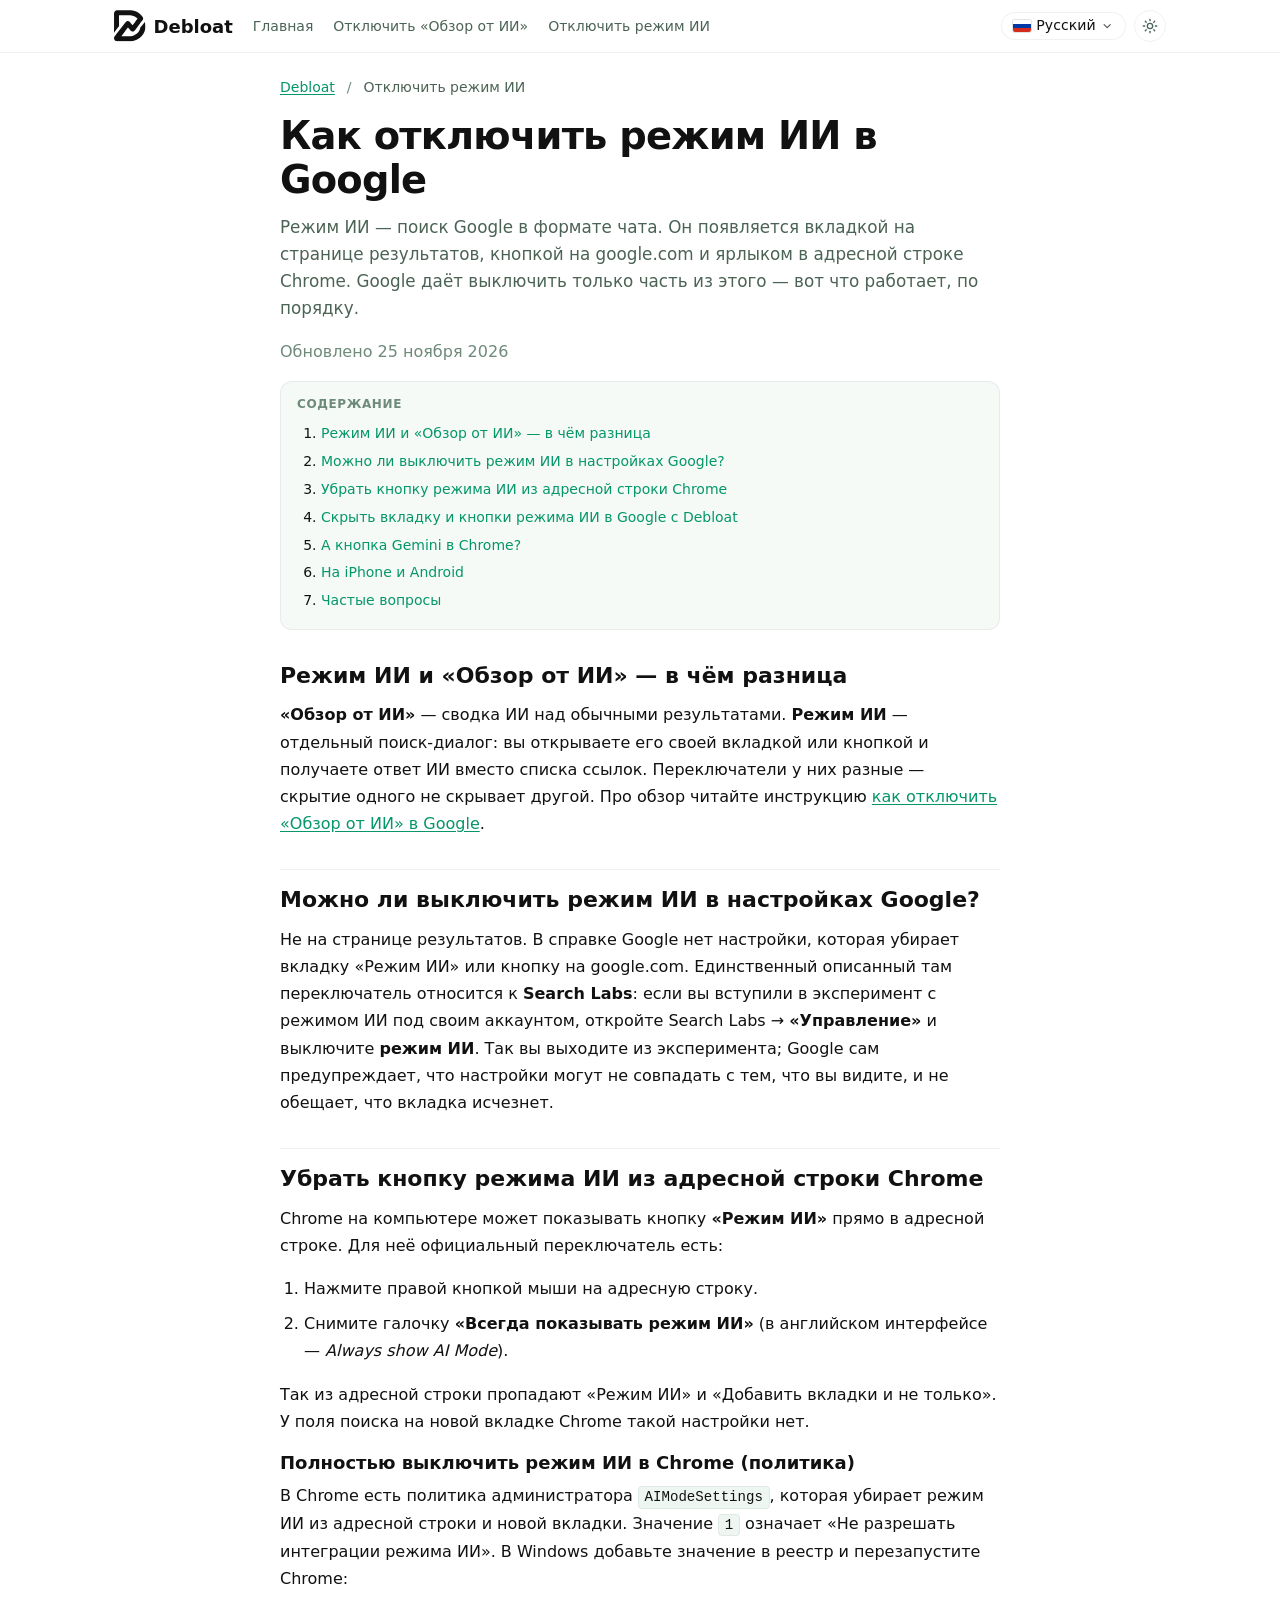
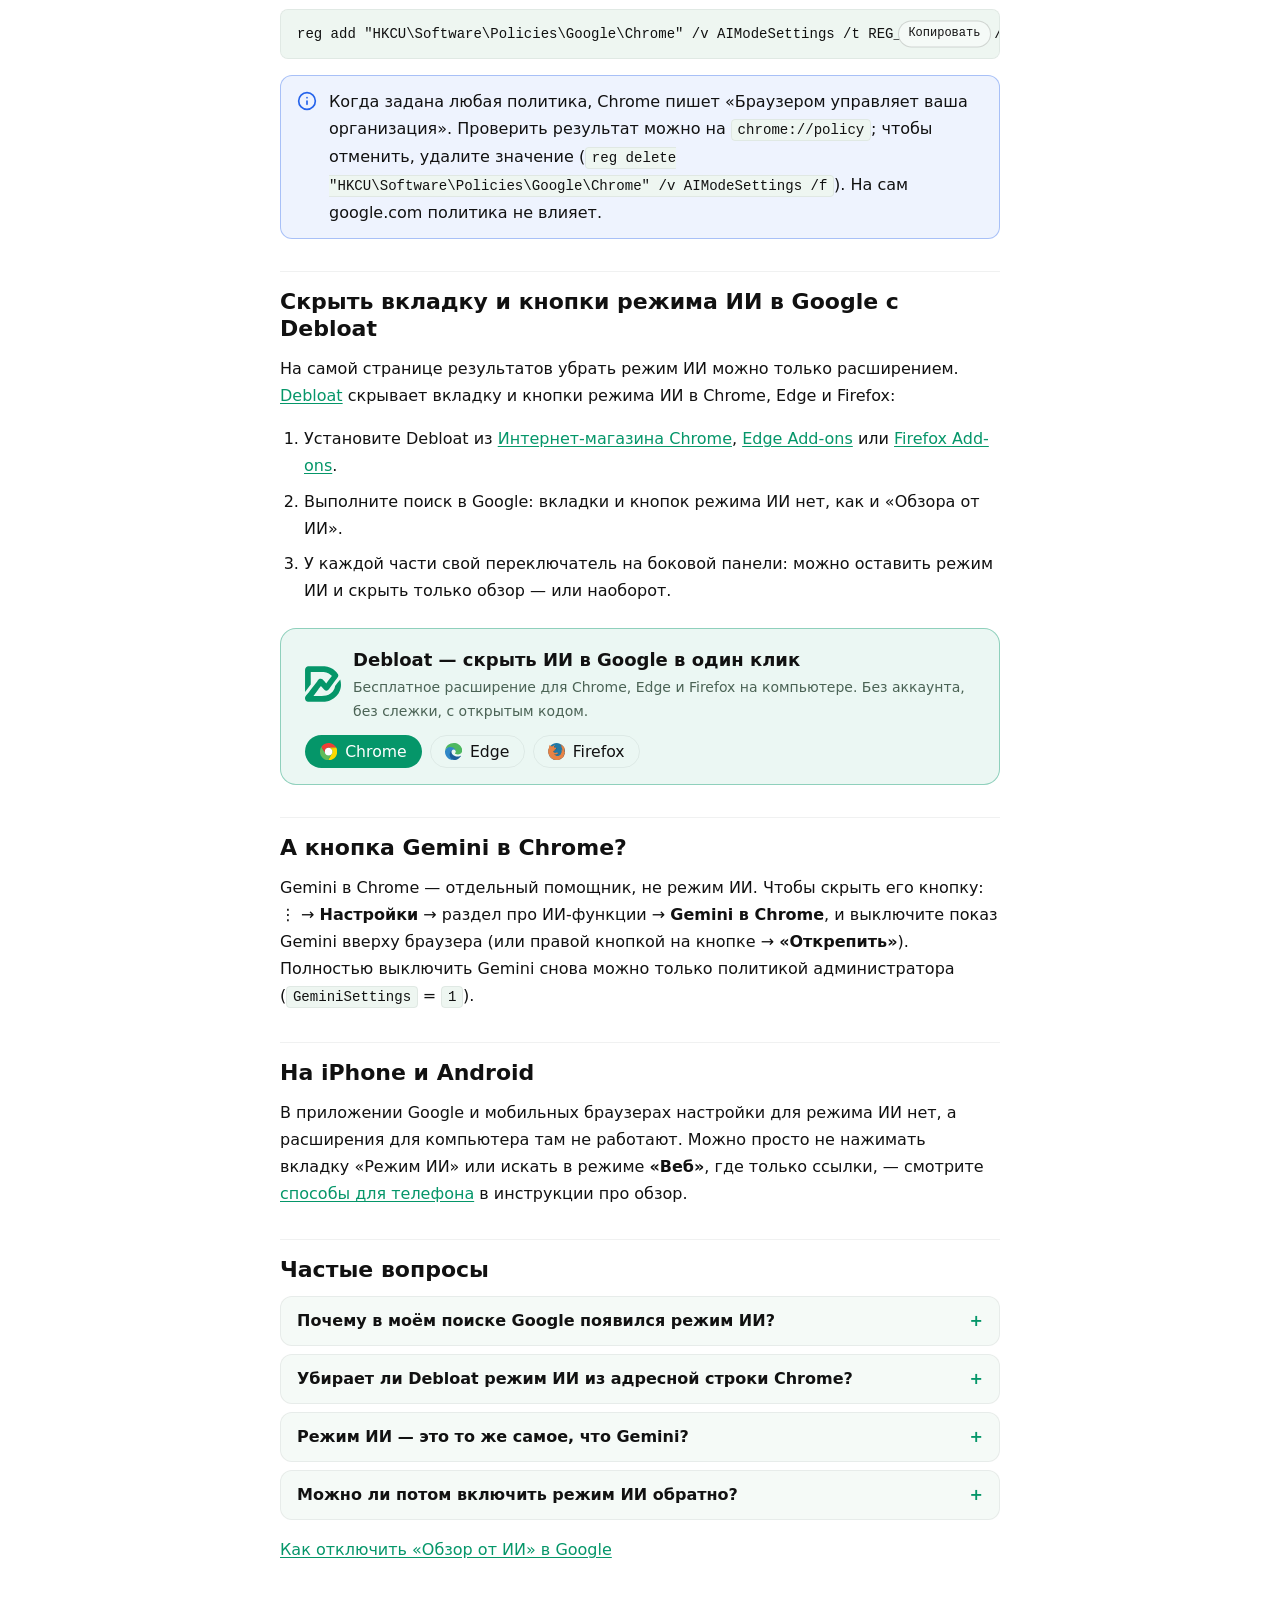
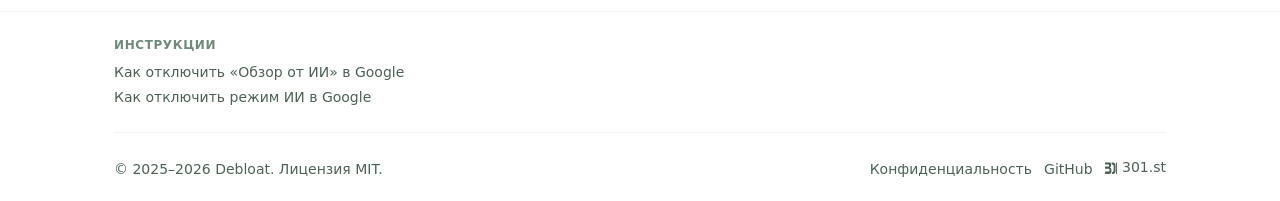
<file: kak-otklyuchit-rezhim-ii-v-google/index.html>
<!DOCTYPE html>
<html lang="ru" dir="ltr" data-theme="dark" data-copy-label="Копировать" data-copied-label="Скопировано">
<head>
  <meta charset="UTF-8">
  <meta name="viewport" content="width=device-width, initial-scale=1.0">
  <title>Как отключить режим ИИ в Google и Chrome (2026)</title>
  <meta name="description" content="Как убрать вкладку и кнопку «Режим ИИ» и ярлык в адресной строке Chrome: что Google разрешает выключить, что нет, и как скрыть остальное в один клик.">
  <link rel="canonical" href="https://ru.debloat.click/kak-otklyuchit-rezhim-ii-v-google/">
  <link rel="alternate" hreflang="en" href="https://debloat.click/turn-off-google-ai-mode/">
  <link rel="alternate" hreflang="de" href="https://debloat.click/de/google-ki-modus-deaktivieren/">
  <link rel="alternate" hreflang="fr" href="https://debloat.click/fr/desactiver-mode-ia-google/">
  <link rel="alternate" hreflang="nl" href="https://debloat.click/nl/google-ai-modus-uitzetten/">
  <link rel="alternate" hreflang="pl" href="https://debloat.click/pl/jak-wylaczyc-tryb-ai-w-google/">
  <link rel="alternate" hreflang="pt-BR" href="https://debloat.click/pt-br/como-desativar-modo-ia-google/">
  <link rel="alternate" hreflang="ru" href="https://ru.debloat.click/kak-otklyuchit-rezhim-ii-v-google/">
  <link rel="alternate" hreflang="ja" href="https://debloat.click/ja/google-ai-mode-kesu/">
  <link rel="alternate" hreflang="x-default" href="https://debloat.click/turn-off-google-ai-mode/">
  <meta name="yandex-verification" content="5b6bd895d2bfd718">

  <meta property="og:type" content="article">
  <meta property="og:site_name" content="Debloat">
  <meta property="og:url" content="https://ru.debloat.click/kak-otklyuchit-rezhim-ii-v-google/">
  <meta property="og:title" content="Как отключить режим ИИ в Google и Chrome (2026)">
  <meta property="og:description" content="Как убрать вкладку и кнопку «Режим ИИ» и ярлык в адресной строке Chrome: что Google разрешает выключить, что нет, и как скрыть остальное в один клик.">
  <meta property="og:image" content="https://ru.debloat.click/img/og-debloat-1200x630.jpg">
  <meta property="og:image:width" content="1200">
  <meta property="og:image:height" content="630">
  <meta property="og:locale" content="ru_RU">
  <meta name="twitter:card" content="summary_large_image">

  <link rel="icon" href="/favicon.svg" type="image/svg+xml">
  <link rel="stylesheet" href="/css/theme.css">
  <link rel="stylesheet" href="/css/landing.css">
  <link rel="stylesheet" href="/css/docs.css">

  <script type="application/ld+json">
{
  "@context": "https://schema.org",
  "@type": "Article",
  "headline": "Как отключить режим ИИ в Google",
  "description": "Как убрать вкладку и кнопку «Режим ИИ» и ярлык в адресной строке Chrome: что Google разрешает выключить, что нет, и как скрыть остальное в один клик.",
  "inLanguage": "ru",
  "dateModified": "2026-11-25",
  "datePublished": "2026-11-25",
  "mainEntityOfPage": "https://ru.debloat.click/kak-otklyuchit-rezhim-ii-v-google/",
  "image": "https://ru.debloat.click/img/og-debloat-1200x630.jpg",
  "author": {
    "@type": "Organization",
    "name": "Debloat",
    "url": "https://ru.debloat.click/"
  },
  "publisher": {
    "@id": "https://debloat.click/#organization",
    "@type": "Organization",
    "name": "Debloat",
    "logo": "https://debloat.click/img/debloat-logo-128.png"
  }
}
  </script>
  <script type="application/ld+json">
{
  "@context": "https://schema.org",
  "@type": "BreadcrumbList",
  "itemListElement": [
    {
      "@type": "ListItem",
      "position": 1,
      "name": "Debloat",
      "item": "https://ru.debloat.click/"
    },
    {
      "@type": "ListItem",
      "position": 2,
      "name": "Отключить режим ИИ",
      "item": "https://ru.debloat.click/kak-otklyuchit-rezhim-ii-v-google/"
    }
  ]
}
  </script>
  <script type="application/ld+json">
{
  "@context": "https://schema.org",
  "@type": "FAQPage",
  "inLanguage": "ru",
  "mainEntity": [
    {
      "@type": "Question",
      "name": "Почему в моём поиске Google появился режим ИИ?",
      "acceptedAnswer": {
        "@type": "Answer",
        "text": "Google вводит режим ИИ как обычную часть Поиска, поэтому он появляется без участия в экспериментах. По той же причине переключатель в Search Labs не убирает его надёжно."
      }
    },
    {
      "@type": "Question",
      "name": "Убирает ли Debloat режим ИИ из адресной строки Chrome?",
      "acceptedAnswer": {
        "@type": "Answer",
        "text": "Нет. Адресная строка — часть браузера, расширения её менять не могут. Используйте пункт «Всегда показывать режим ИИ» в контекстном меню или политику AIModeSettings; режим ИИ на страницах Google берёт на себя Debloat."
      }
    },
    {
      "@type": "Question",
      "name": "Режим ИИ — это то же самое, что Gemini?",
      "acceptedAnswer": {
        "@type": "Answer",
        "text": "Нет. Режим ИИ — часть Поиска Google. Gemini — отдельный помощник Google со своей кнопкой в Chrome, и выключается он отдельно."
      }
    },
    {
      "@type": "Question",
      "name": "Можно ли потом включить режим ИИ обратно?",
      "acceptedAnswer": {
        "@type": "Answer",
        "text": "Да. Верните галочку «Всегда показывать режим ИИ», удалите значение политики или включите переключатель режима ИИ на боковой панели Debloat — ничего не меняется навсегда."
      }
    }
  ]
}
  </script>

  <script type="module" crossorigin src="/assets/main-_W9pEGdy.js"></script>
</head>
<body>

<svg xmlns="http://www.w3.org/2000/svg" hidden>
  <!-- Brand: Debloat logo -->
  <symbol id="i-brand-debloat" viewBox="0 0 36 36">
    <path d="M3.376.281C4.41.175 5.886.256 6.952.256l5.854-.003c1.922 0 4.955-.093 6.807.055a17.5 17.5 0 0 1 10.674 4.696c.937.874 2.101 2.197 2.708 3.332.898 1.678-.23 3.049-1.17 4.264q-.975 1.252-1.932 2.517l-4.406 5.886c-.624.824-1.426 2.045-2.106 2.708-2.006 1.957-3.83.75-5.182-1.133-.53-.739-1.677-1.99-2.303-2.6-.783.914-1.878 2.473-2.611 3.462l-4.821 6.54 6.653.021c2.1.007 3.927.092 6.004-.402 3.332-.791 6.609-3.224 8.02-6.376q.38-.86.626-1.767c.074-.279.363-1.611.497-1.767 1.669-1.939 3.331-4.15 5.013-6.066.934 3.669 1.075 7.036-.248 10.662-1.666 4.566-4.79 7.752-9.135 9.815a16.2 16.2 0 0 1-3.136 1.108c-2.737.672-4.755.561-7.546.56l-6.235-.003-3.519-.003c-2.37-.003-4.665.06-5.363-2.833-.45-1.868.795-2.974 1.827-4.32.563-.735 1.173-1.479 1.75-2.222a681 681 0 0 1 5.74-7.446l2.92-3.796c.713-.925 1.329-2.017 2.519-2.33 2.216-.58 3.332 1.04 4.576 2.49l1.79 2.07a267 267 0 0 0 3.283-4.288c.788-1.038 1.596-2.047 2.352-3.11q-.355-.37-.72-.732c-3.733-3.648-7.815-3.27-12.558-3.27q-3.9-.005-7.8.034c-.142 4.103.119 8.325-.046 12.437-.237.367-.501.725-.764 1.074C3.35 21.657 1.662 23.73.06 25.875c-.04-1.658-.012-3.422-.013-5.087l-.003-9.28V6.455c0-.948-.038-1.953.046-2.892C.25 1.792 1.654.525 3.376.282" fill="currentColor"/>
  </symbol>

  <!-- Mono icons -->
  <symbol id="i-mono-shield" viewBox="0 0 24 24" fill="none" stroke="currentColor" stroke-width="2" stroke-linecap="round" stroke-linejoin="round"><path d="M12 22s8-4 8-10V5l-8-3-8 3v7c0 6 8 10 8 10z"/></symbol>
  <symbol id="i-mono-zap" viewBox="0 0 24 24" fill="none" stroke="currentColor" stroke-width="2" stroke-linecap="round" stroke-linejoin="round"><polygon points="13 2 3 14 12 14 11 22 21 10 12 10 13 2"/></symbol>
  <symbol id="i-mono-eye-off" viewBox="0 0 24 24" fill="none" stroke="currentColor" stroke-width="2" stroke-linecap="round" stroke-linejoin="round"><path d="M17.94 17.94A10.07 10.07 0 0 1 12 20c-7 0-11-8-11-8a18.45 18.45 0 0 1 5.06-5.94M9.9 4.24A9.12 9.12 0 0 1 12 4c7 0 11 8 11 8a18.5 18.5 0 0 1-2.16 3.19m-6.72-1.07a3 3 0 1 1-4.24-4.24"/><line x1="1" y1="1" x2="23" y2="23"/></symbol>
  <symbol id="i-mono-sparkles" viewBox="0 0 24 24" fill="none" stroke="currentColor" stroke-width="2" stroke-linecap="round" stroke-linejoin="round"><path d="m12 3-1.912 5.813a2 2 0 0 1-1.275 1.275L3 12l5.813 1.912a2 2 0 0 1 1.275 1.275L12 21l1.912-5.813a2 2 0 0 1 1.275-1.275L21 12l-5.813-1.912a2 2 0 0 1-1.275-1.275Z"/><path d="M5 3v4"/><path d="M19 17v4"/><path d="M3 5h4"/><path d="M17 19h4"/></symbol>
  <symbol id="i-mono-megaphone" viewBox="0 0 24 24" fill="none" stroke="currentColor" stroke-width="2" stroke-linecap="round" stroke-linejoin="round"><path d="m3 11 18-5v12L3 13v-2z"/><path d="M11.6 16.8a3 3 0 1 1-5.8-1.6"/></symbol>
  <symbol id="i-mono-shopping-cart" viewBox="0 0 24 24" fill="none" stroke="currentColor" stroke-width="2" stroke-linecap="round" stroke-linejoin="round"><circle cx="8" cy="21" r="1"/><circle cx="19" cy="21" r="1"/><path d="M2.05 2.05h2l2.66 12.42a2 2 0 0 0 2 1.58h9.78a2 2 0 0 0 1.95-1.57l1.65-7.43H5.12"/></symbol>
  <symbol id="i-mono-radio" viewBox="0 0 24 24" fill="none" stroke="currentColor" stroke-width="2" stroke-linecap="round" stroke-linejoin="round"><path d="M4.9 19.1C1 15.2 1 8.8 4.9 4.9"/><path d="M7.8 16.2c-2.3-2.3-2.3-6.1 0-8.4"/><circle cx="12" cy="12" r="2"/><path d="M16.2 7.8c2.3 2.3 2.3 6.1 0 8.4"/><path d="M19.1 4.9C23 8.8 23 15.1 19.1 19"/></symbol>
  <symbol id="i-mono-ban" viewBox="0 0 24 24" fill="none" stroke="currentColor" stroke-width="2" stroke-linecap="round" stroke-linejoin="round"><circle cx="12" cy="12" r="10"/><path d="m4.9 4.9 14.2 14.2"/></symbol>
  <symbol id="i-mono-layers" viewBox="0 0 24 24" fill="none" stroke="currentColor" stroke-width="2" stroke-linecap="round" stroke-linejoin="round"><path d="M12 2 2 7l10 5 10-5zM2 17l10 5 10-5M2 12l10 5 10-5"/></symbol>
  <symbol id="i-mono-lock" viewBox="0 0 24 24" fill="none" stroke="currentColor" stroke-width="2" stroke-linecap="round" stroke-linejoin="round"><rect width="18" height="11" x="3" y="11" rx="2" ry="2"/><path d="M7 11V7a5 5 0 0 1 10 0v4"/></symbol>
  <symbol id="i-mono-sliders" viewBox="0 0 24 24" fill="none" stroke="currentColor" stroke-width="2" stroke-linecap="round" stroke-linejoin="round"><line x1="4" y1="21" x2="4" y2="14"/><line x1="4" y1="10" x2="4" y2="3"/><line x1="12" y1="21" x2="12" y2="12"/><line x1="12" y1="8" x2="12" y2="3"/><line x1="20" y1="21" x2="20" y2="16"/><line x1="20" y1="12" x2="20" y2="3"/><line x1="1" y1="14" x2="7" y2="14"/><line x1="9" y1="8" x2="15" y2="8"/><line x1="17" y1="16" x2="23" y2="16"/></symbol>
  <symbol id="i-mono-activity" viewBox="0 0 24 24" fill="none" stroke="currentColor" stroke-width="2" stroke-linecap="round" stroke-linejoin="round"><polyline points="22 12 18 12 15 21 9 3 6 12 2 12"/></symbol>
  <symbol id="i-mono-globe" viewBox="0 0 24 24" fill="none" stroke="currentColor" stroke-width="2" stroke-linecap="round" stroke-linejoin="round"><circle cx="12" cy="12" r="10"/><line x1="2" y1="12" x2="22" y2="12"/><path d="M12 2a15.3 15.3 0 0 1 4 10 15.3 15.3 0 0 1-4 10 15.3 15.3 0 0 1-4-10 15.3 15.3 0 0 1 4-10z"/></symbol>
  <symbol id="i-mono-palette" viewBox="0 0 24 24" fill="none" stroke="currentColor" stroke-width="2" stroke-linecap="round" stroke-linejoin="round"><circle cx="13.5" cy="6.5" r=".5" fill="currentColor"/><circle cx="17.5" cy="10.5" r=".5" fill="currentColor"/><circle cx="8.5" cy="7.5" r=".5" fill="currentColor"/><circle cx="6.5" cy="12.5" r=".5" fill="currentColor"/><path d="M12 2C6.5 2 2 6.5 2 12s4.5 10 10 10c.926 0 1.648-.746 1.648-1.688 0-.437-.18-.835-.437-1.125-.29-.289-.438-.652-.438-1.125a1.64 1.64 0 0 1 1.668-1.668h1.996c3.051 0 5.555-2.503 5.555-5.554C21.965 6.012 17.461 2 12 2z"/></symbol>
  <symbol id="i-mono-check" viewBox="0 0 24 24" fill="none" stroke="currentColor" stroke-width="2.5" stroke-linecap="round" stroke-linejoin="round"><path d="M20 6 9 17l-5-5"/></symbol>
  <symbol id="i-mono-menu" viewBox="0 0 24 24" fill="none" stroke="currentColor" stroke-width="2" stroke-linecap="round" stroke-linejoin="round"><path d="M3 12h18M3 6h18M3 18h18"/></symbol>
  <symbol id="i-mono-sun" viewBox="0 0 24 24" fill="none" stroke="currentColor" stroke-width="2" stroke-linecap="round" stroke-linejoin="round"><circle cx="12" cy="12" r="4"/><path d="M12 2v2"/><path d="M12 20v2"/><path d="m4.93 4.93 1.41 1.41"/><path d="m17.66 17.66 1.41 1.41"/><path d="M2 12h2"/><path d="M20 12h2"/><path d="m6.34 17.66-1.41 1.41"/><path d="m19.07 4.93-1.41 1.41"/></symbol>
  <symbol id="i-mono-moon" viewBox="0 0 24 24" fill="none" stroke="currentColor" stroke-width="2" stroke-linecap="round" stroke-linejoin="round"><path d="M21 12.79A9 9 0 1 1 11.21 3 7 7 0 0 0 21 12.79z"/></symbol>
  <symbol id="i-mono-external" viewBox="0 0 24 24" fill="none" stroke="currentColor" stroke-width="2" stroke-linecap="round" stroke-linejoin="round"><path d="M18 13v6a2 2 0 0 1-2 2H5a2 2 0 0 1-2-2V8a2 2 0 0 1 2-2h6"/><polyline points="15 3 21 3 21 9"/><line x1="10" y1="14" x2="21" y2="3"/></symbol>
  <symbol id="i-mono-cancel" viewBox="0 0 20 20" fill="none"><path fill="currentColor" d="M10 0c5.5 0 10 4.5 10 10s-4.5 10-10 10S0 15.5 0 10 4.5 0 10 0m0 2c-1.9 0-3.6.6-4.9 1.7l11.2 11.2c1-1.4 1.7-3.1 1.7-4.9 0-4.4-3.6-8-8-8m4.9 14.3L3.7 5.1C2.6 6.4 2 8.1 2 10c0 4.4 3.6 8 8 8 1.9 0 3.6-.6 4.9-1.7"/></symbol>
  <symbol id="i-mono-key" viewBox="0 0 24 24" fill="none" stroke="currentColor" stroke-width="2" stroke-linecap="round" stroke-linejoin="round"><circle cx="7.5" cy="15.5" r="5.5"/><path d="m21 2-9.6 9.6"/><path d="m15.5 7.5 3 3L22 7l-3-3"/></symbol>

  <!-- Brand: Chrome (full color) -->
  <defs>
    <linearGradient id="chrome-a" x1="11.94" x2="11.94" y1="7.696" y2="16.25" gradientUnits="userSpaceOnUse"><stop stop-color="#86bbe5"/><stop offset="1" stop-color="#1072ba"/></linearGradient>
  </defs>
  <symbol id="i-brand-chrome" viewBox="0 0 24 24" fill="none"><path fill="#ef3f36" d="M11.97.002s7.073-.316 10.823 6.768H11.368S9.21 6.701 7.37 9.307c-.53 1.094-1.098 2.221-.46 4.442-.92-1.552-4.881-8.425-4.881-8.425S4.823.282 11.969.002"/><path fill="#fcd900" d="M22.426 17.987s-3.264 6.264-11.293 5.954l5.714-9.859s1.141-1.825-.205-4.718c-.684-1.005-1.382-2.057-3.63-2.617 1.808-.016 9.761 0 9.761 0s2.98 4.933-.347 11.24"/><path fill="#61bc5b" d="M1.563 18.036s-3.813-5.948.473-12.722c.988 1.71 5.71 9.859 5.71 9.859s1.02 1.898 4.204 2.18c1.213-.088 2.476-.164 4.09-1.821-.89 1.568-4.88 8.422-4.88 8.422s-5.781.105-9.597-5.918"/><path fill="#5ab055" d="m11.13 24 1.607-6.682s1.766-.139 3.247-1.757A4696 4696 0 0 1 11.13 24"/><path fill="#fff" d="M6.586 12.075c0-2.946 2.397-5.335 5.354-5.335 2.956 0 5.354 2.39 5.354 5.335 0 2.946-2.398 5.335-5.354 5.335-2.957-.003-5.354-2.39-5.354-5.335"/><path fill="url(#chrome-a)" d="M7.482 12.075a4.45 4.45 0 0 1 4.458-4.441c2.46 0 4.458 1.987 4.458 4.441a4.45 4.45 0 0 1-4.458 4.442c-2.46 0-4.458-1.99-4.458-4.442"/><path fill="#eaca05" d="m22.77 6.75-6.617 1.934s-.999-1.46-3.145-1.934c1.862-.01 9.762 0 9.762 0"/><path fill="#df3a32" d="M6.781 13.506C5.851 11.9 2.03 5.323 2.03 5.323l4.9 4.83s-.502 1.032-.313 2.508z"/></symbol>

  <!-- Brand: Edge (full color) -->
  <symbol id="i-brand-edge" viewBox="0 0 24 24" fill="none"><path fill="#1a5e9a" d="M22.108 18.459c-2.757 4.245-7.222 5.403-8.987 5.293-10.53-.497-8.931-14.445-2.59-14.39-4.522 2.867 1.653 12.35 10.75 8.656.937-.662 1.102.165.827.44"/><path fill="#3088c8" d="M15.05 11.898c.993-4.52-1.708-7.442-7.111-7.442S0 9.528 0 12.119c0 6.836 6.891 13.948 15.823 11.192-7.388 2.15-11.798-6.396-8.05-11.578 2.537-3.639 6.782-3.749 7.278.165m5.514-8.6h.055Z"/><path fill="#4db860" d="M.055 11.788C.717-2.987 21.005-3.814 23.927 8.976c.772 5.9-4.741 8.215-9.152 6.34-2.315-1.433 1.434-1.102-.165-5.458C11.964 3.684.772 4.18.055 11.788"/></symbol>

  <!-- Brand: Firefox (full color) -->
  <symbol id="i-brand-firefox" viewBox="0 0 24 24" fill="none"><path fill="#2179a6" d="M11.962 23.616c6.354 0 11.506-5.287 11.506-11.808C23.468 5.288 18.316 0 11.962 0 5.606 0 .455 5.287.455 11.808c0 6.52 5.152 11.808 11.507 11.808"/><path fill="#195d80" d="M23.367 13.354a3 3 0 0 1-.187.133c.102-.276.194-.63.27-1.04q.018-.317.018-.64c0-2.465-.738-4.754-1.997-6.648-1.14-1.348-2.692-2.505-4.75-3.087 2.214 1.497 3.041 2.768 3.564 3.9-.592-.621-1.605-1.269-2.289-1.323 1.026.783 2.743 3.104 2.56 6.621-.263-.566-.745-1.453-1.087-1.763.369 3.454.046 4.196-.177 5.113-.05-.422-.198-.738-.283-.93 0 0-.04 1.079-.723 2.617-.518 1.164-1.053 1.524-1.29 1.484-.064-.005-.098-.033-.098-.036.017-.15.032-.309-.007-.41 0 0-.218.078-.36.281q-.083.124-.226.237c-.017.014.156-.226.143-.215a3 3 0 0 0-.268.251c-.335.357-.638.753-.795.641.146-.046.264-.237.295-.425-.131.094-.466.35-1.216.465-.307.047-1.613.29-3.35-.6.254-.03.633-.121.922.054-.29-.323-.987-.256-1.487-.418-.436-.142-1.005-.769-1.331-1.086 1.336.336 2.755.094 3.575-.481.83-.582 1.32-1.006 1.761-.906s.733-.352.39-.755c-.34-.402-1.17-.943-2.297-.653-.863.221-1.598.932-2.81.438a3 3 0 0 1-.227-.104c-.077-.04.254.047.172-.002-.233-.088-.657-.287-.762-.363-.017-.013.176.036.156.023-1.15-.698-1.075-1.256-1.075-1.602 0-.276.163-.65.47-.825.166.06.27.116.27.116s-.077-.121-.126-.18l.035-.01c.135.047.617.25.874.46.306-.586.077-1.556.046-1.616v-.003c.065-.298 1.796-1.228 1.925-1.326a1.65 1.65 0 0 0 .476-.587c.083-.154.143-.374.127-.69-.012-.228-.145-.368-1.99-.352-.504.004-.832-.297-1.03-.584l-.109-.175a2 2 0 0 1-.095-.208c.22-.82.955-1.986 1.62-2.342-1.227-.395-2.728.73-3.154 1.335l-.005.005c-1.078-.275-1.993-.208-2.759.044-.568-.283-.929-.876-1.133-1.425-.52.574-.988 1.2-1.39 1.871-.047.38-.071.83-.035 1.349 0 .067.01.132.007.192-.29.41-.48.762-.553.936-.354.708-.717 1.797-1.01 3.488 0 0 .197-.637.59-1.36-.281.884-.502 2.245-.393 4.265l.02.086c.023-.194.086-.653.21-1.234a11.14 11.14 0 0 0 1.473 5.023c.1.175.22.38.363.605 2.104 2.815 5.413 4.632 9.137 4.632 5.843 0 10.666-4.471 11.405-10.261"/><path fill="#e78244" d="M20.683 18.807c.66-1.275 1.557-2.022 2.043-2.904.644-1.174 1.861-4.473.944-7.134.42 1.666.289 3.359-1.053 4.209.434-1.174.706-3.75.259-6.07-.291-1.507-1.211-2.858-1.811-3.28.552.425.996 1.946.984 2.645-1.155-1.996-3.04-3.904-5.89-4.71 2.213 1.497 3.04 2.769 3.564 3.9-.592-.62-1.606-1.268-2.29-1.322 1.026.782 2.744 3.104 2.56 6.62-.262-.566-.744-1.453-1.086-1.763.368 3.455.046 4.196-.178 5.114-.05-.422-.197-.739-.283-.931 0 0-.039 1.08-.723 2.617-.518 1.165-1.053 1.525-1.29 1.484-.064-.004-.098-.033-.098-.035.017-.151.033-.31-.006-.41 0 0-.219.078-.36.28a1 1 0 0 1-.227.238c-.017.013.156-.227.143-.216a3 3 0 0 0-.268.252c-.335.357-.638.753-.795.64.147-.045.264-.237.296-.424-.132.094-.467.35-1.217.465-.307.047-1.612.29-3.349-.6.254-.03.632-.122.921.053-.289-.323-.986-.256-1.487-.418-.435-.141-1.004-.768-1.33-1.085 1.335.336 2.754.093 3.575-.482.829-.581 1.32-1.006 1.76-.905s.734-.353.391-.755c-.341-.403-1.17-.944-2.297-.654-.863.222-1.599.932-2.81.438a3 3 0 0 1-.227-.103c-.078-.04.253.047.171-.003-.233-.088-.656-.287-.761-.362-.017-.013.175.036.155.023-1.15-.698-1.075-1.256-1.075-1.602 0-.277.164-.65.471-.826.166.06.269.116.269.116s-.077-.12-.125-.18l.034-.01c.136.047.617.25.875.46.305-.586.077-1.556.045-1.616l.001-.003c.065-.297 1.795-1.227 1.925-1.325a1.65 1.65 0 0 0 .476-.588c.082-.154.142-.373.126-.69-.012-.228-.144-.368-1.99-.352-.503.004-.832-.297-1.03-.583l-.108-.176a2 2 0 0 1-.095-.208c.22-.82.955-1.986 1.619-2.342-1.227-.395-2.727.73-3.154 1.335l-.004.005c-1.079-.275-1.994-.208-2.76.043-.937-.465-1.312-1.778-1.347-2.34-.528.374-1.014 1.884-1.078 2.185a7.2 7.2 0 0 0-.133 1.951c0 .067.01.132.008.192-.29.41-.48.763-.554.936C.655 8.31.293 9.398 0 11.09c0 0 .197-.637.59-1.359-.29.91-.517 2.323-.384 4.444.006-.07.066-.606.22-1.328.076 1.41.402 3.144 1.473 5.023.816 1.434 2.967 4.764 8.364 6.01a2.6 2.6 0 0 1-.96-.526s2.015.664 3.486.608c-.46-.082-.552-.31-.552-.31s5.23.303 7.038-2.227c-.618.742-2.183.951-2.776.958.902-.85 2.894-.83 5.053-3.009 1.184-1.195 1.312-2.104 1.441-2.954-.198 1.113-1.231 1.78-2.31 2.388"/><path fill="#144f66" d="M11.676 7.516c.083-.21.178-.701-.096-.804a2.6 2.6 0 0 0-.793-.089c.122.032.474.103.566.271.174.322-.238 1.093-.298 1.258.188 0 .538-.43.62-.636"/></symbol>

  <!-- Brand: GitHub -->
  <symbol id="i-brand-github" viewBox="0 0 20 20" fill="none"><path fill="currentColor" d="M10 0a10 10 0 0 0-3.162 19.487c.5.088.687-.212.687-.475 0-.237-.012-1.025-.012-1.862-2.513.462-3.163-.613-3.363-1.175a3.64 3.64 0 0 0-1.025-1.413c-.35-.187-.85-.65-.013-.662a2 2 0 0 1 1.538 1.025 2.135 2.135 0 0 0 2.912.825 2.1 2.1 0 0 1 .638-1.338c-2.225-.25-4.55-1.112-4.55-4.937a3.9 3.9 0 0 1 1.025-2.688 3.6 3.6 0 0 1 .1-2.65s.837-.262 2.75 1.025a9.43 9.43 0 0 1 5 0c1.912-1.3 2.75-1.025 2.75-1.025a3.6 3.6 0 0 1 .1 2.65A3.87 3.87 0 0 1 16.4 9.475c0 3.837-2.338 4.687-4.562 4.937a2.37 2.37 0 0 1 .674 1.85c0 1.338-.012 2.413-.012 2.75 0 .263.187.575.687.475A10.005 10.005 0 0 0 10 0"/></symbol>

  <!-- Brand: 301.st -->
  <symbol id="i-brand-301" viewBox="0 0 128 128" fill="none"><path d="M65.454 91.423c-.068 5.049-.366 10.076-2.159 14.894-3.353 9.004-9.86 14.291-19.163 16.17-2.508.507-5.116.695-7.681.72-11.912.115-23.823.12-35.736.163-.19.002-.715 0-.715 0V96.522h1.054c10.933.051 21.866.083 32.798.014 1.74-.012 3.533-.3 5.206-.788 3.514-1.023 5.831-3.968 6.003-7.61.174-3.672.262-7.357.159-11.028-.142-5.073-3.786-8.694-8.859-8.876-4.207-.15-8.422-.156-12.633-.17-7.56-.025-15.12-.007-22.68-.042H0v-21.25h.963c10.36 0 20.72.03 31.08-.033 1.512-.01 3.092-.26 4.517-.757 2.99-1.044 4.822-3.99 4.852-7.383.017-1.882.007-3.763.002-5.645-.012-4.319-2.928-7.258-7.222-7.26-11.005-.005-22.01-.002-33.017-.003H.17V4.612h.845c15.176.05 30.352.032 45.528.066 3.144.007 6.316.143 9.157 1.727 3.351 1.865 5.495 4.702 5.699 8.577.238 4.513.189 9.04.195 13.562.005 3.174-.022 6.351-.18 9.52-.22 4.365-1.33 8.471-4.177 11.92-2.326 2.818-5.211 4.816-8.83 5.64-.048.01-.083.068-.206.176.438.09.823.152 1.197.247 7.852 1.984 12.976 6.75 14.692 14.773.63 2.944 1 5.971 1.18 8.978.232 3.865.235 7.75.185 11.625m41.456.251c-.011 4.992-.688 9.9-2.937 14.437-4.237 8.538-11.095 13.82-20.224 16.238-4.172 1.103-8.429 1.106-12.751.989v-20.112c1.307-.094 2.6-.129 3.882-.286 5.442-.669 8.96-3.821 11.02-8.765 1.365-3.28 1.947-6.764 2.02-10.28.188-9.056.257-18.114.311-27.175.026-4.172-.02-8.347-.172-12.516-.145-3.938-.629-7.834-2.148-11.534-2.123-5.164-6.18-7.958-11.751-8.016-2.11-.022-4.218-.004-6.366-.004V4.702c.089-.034.165-.09.24-.09 3.819.053 7.656-.112 11.453.213 6.778.583 12.761 3.22 17.784 7.882 4.906 4.552 7.977 10.155 9.138 16.76a33.4 33.4 0 0 1 .517 5.665c.028 19.261.03 38.524-.016 57.784zM128 4.725v118.581c-.266.019-.508.048-.749.049-3.794.007-7.587.016-11.38.005-.472 0-.951-.06-1.41-.167-.841-.195-1.391-.737-1.522-1.598-.085-.552-.08-1.12-.08-1.68-.005-37.375 0-74.75-.032-112.124-.001-2.167.913-3.044 3.049-3.056 3.091-.018 6.183-.008 9.274-.01.924-.002 1.847 0 2.85 0" fill="currentColor"/></symbol>

  <!-- Mono icons added in 2026-11 (lucide) -->
  <symbol id="i-mono-book-open" viewBox="0 0 24 24" fill="none" stroke="currentColor" stroke-width="2" stroke-linecap="round" stroke-linejoin="round"><path d="M2 3h6a4 4 0 0 1 4 4v14a3 3 0 0 0-3-3H2z"/><path d="M22 3h-6a4 4 0 0 0-4 4v14a3 3 0 0 1 3-3h7z"/></symbol>
  <symbol id="i-mono-play" viewBox="0 0 24 24" fill="currentColor" stroke="none"><path d="M7 4.5v15a1 1 0 0 0 1.5.86l12.5-7.5a1 1 0 0 0 0-1.72L8.5 3.64A1 1 0 0 0 7 4.5z"/></symbol>
  <symbol id="i-mono-info" viewBox="0 0 24 24" fill="none" stroke="currentColor" stroke-width="2" stroke-linecap="round" stroke-linejoin="round"><circle cx="12" cy="12" r="10"/><path d="M12 16v-4"/><path d="M12 8h.01"/></symbol>
  <symbol id="i-mono-list" viewBox="0 0 24 24" fill="none" stroke="currentColor" stroke-width="2" stroke-linecap="round" stroke-linejoin="round"><path d="M8 6h13M8 12h13M8 18h13M3 6h.01M3 12h.01M3 18h.01"/></symbol>
  <symbol id="i-mono-collapse" viewBox="0 0 24 24" fill="none" stroke="currentColor" stroke-width="2" stroke-linecap="round" stroke-linejoin="round"><path d="m7 20 5-5 5 5"/><path d="m7 4 5 5 5-5"/></symbol>
  <symbol id="i-mono-help" viewBox="0 0 24 24" fill="none" stroke="currentColor" stroke-width="2" stroke-linecap="round" stroke-linejoin="round"><circle cx="12" cy="12" r="10"/><path d="M9.09 9a3 3 0 0 1 5.83 1c0 2-3 3-3 3"/><path d="M12 17h.01"/></symbol>
  <symbol id="i-mono-message" viewBox="0 0 24 24" fill="none" stroke="currentColor" stroke-width="2" stroke-linecap="round" stroke-linejoin="round"><path d="M21 15a2 2 0 0 1-2 2H7l-4 4V5a2 2 0 0 1 2-2h14a2 2 0 0 1 2 2z"/></symbol>
  <symbol id="i-mono-languages" viewBox="0 0 24 24" fill="none" stroke="currentColor" stroke-width="2" stroke-linecap="round" stroke-linejoin="round"><path d="m5 8 6 6"/><path d="m4 14 6-6 2-3"/><path d="M2 5h12"/><path d="M7 2h1"/><path d="m22 22-5-10-5 10"/><path d="M14 18h6"/></symbol>
  <symbol id="i-mono-pause" viewBox="0 0 24 24" fill="none" stroke="currentColor" stroke-width="2" stroke-linecap="round" stroke-linejoin="round"><rect x="14" y="4" width="4" height="16" rx="1"/><rect x="6" y="4" width="4" height="16" rx="1"/></symbol>
  <symbol id="i-mono-search" viewBox="0 0 24 24" fill="none" stroke="currentColor" stroke-width="2" stroke-linecap="round" stroke-linejoin="round"><circle cx="11" cy="11" r="8"/><path d="m21 21-4.3-4.3"/></symbol>
  <symbol id="i-mono-chevron-down" viewBox="0 0 24 24" fill="none" stroke="currentColor" stroke-width="2" stroke-linecap="round" stroke-linejoin="round"><path d="m6 9 6 6 6-6"/></symbol>
</svg>


<nav class="nav">
  <div class="container nav__inner">
    <a href="/" class="nav__logo">
      <svg class="icon" aria-hidden="true"><use href="#i-brand-debloat"></use></svg>
      Debloat
    </a>

    <ul class="nav__links">
      <li><a href="/">Главная</a></li>
      <li><a href="/kak-otklyuchit-obzor-ot-ii-v-google/">Отключить «Обзор от ИИ»</a></li>
      <li><a href="/kak-otklyuchit-rezhim-ii-v-google/">Отключить режим ИИ</a></li>
    </ul>

    <div class="nav__actions">
      <div class="dropdown lang-switcher" data-lang-switcher>
        <button type="button" class="btn-chip btn-chip--sm btn-chip--dropdown dropdown__trigger lang-switcher__trigger"
          aria-expanded="false" aria-controls="lang-menu"
          aria-label="Язык: Русский">
          <span class="lang-flag"><img src="/img/flags/ru.svg" alt="" width="18" height="12"></span>
          <span class="btn-chip__label">Русский</span>
          <svg class="btn-chip__chevron" aria-hidden="true"><use href="#i-mono-chevron-down"></use></svg>
        </button>
        <ul class="dropdown__menu lang-switcher__menu" id="lang-menu" aria-label="Язык">
          <li><a class="dropdown__item lang-switcher__item" href="https://debloat.click/turn-off-google-ai-mode/" hreflang="en" lang="en">
            <span class="lang-flag"><img src="/img/flags/en.svg" alt="" width="18" height="12"></span><span class="dropdown__item-label">English</span>
          </a></li>
          <li><a class="dropdown__item lang-switcher__item" href="https://debloat.click/de/google-ki-modus-deaktivieren/" hreflang="de" lang="de">
            <span class="lang-flag"><img src="/img/flags/de.svg" alt="" width="18" height="12"></span><span class="dropdown__item-label">Deutsch</span>
          </a></li>
          <li><a class="dropdown__item lang-switcher__item" href="https://debloat.click/es/" hreflang="es" lang="es">
            <span class="lang-flag"><img src="/img/flags/es.svg" alt="" width="18" height="12"></span><span class="dropdown__item-label">Español</span>
          </a></li>
          <li><a class="dropdown__item lang-switcher__item" href="https://debloat.click/es-419/" hreflang="es-419" lang="es-419">
            <span class="lang-flag"><img src="/img/flags/es-419.svg" alt="" width="18" height="12"></span><span class="dropdown__item-label">Español (Latinoamérica)</span>
          </a></li>
          <li><a class="dropdown__item lang-switcher__item" href="https://debloat.click/fr/desactiver-mode-ia-google/" hreflang="fr" lang="fr">
            <span class="lang-flag"><img src="/img/flags/fr.svg" alt="" width="18" height="12"></span><span class="dropdown__item-label">Français</span>
          </a></li>
          <li><a class="dropdown__item lang-switcher__item" href="https://debloat.click/id/" hreflang="id" lang="id">
            <span class="lang-flag"><img src="/img/flags/id.svg" alt="" width="18" height="12"></span><span class="dropdown__item-label">Bahasa Indonesia</span>
          </a></li>
          <li><a class="dropdown__item lang-switcher__item" href="https://debloat.click/it/" hreflang="it" lang="it">
            <span class="lang-flag"><img src="/img/flags/it.svg" alt="" width="18" height="12"></span><span class="dropdown__item-label">Italiano</span>
          </a></li>
          <li><a class="dropdown__item lang-switcher__item" href="https://debloat.click/nl/google-ai-modus-uitzetten/" hreflang="nl" lang="nl">
            <span class="lang-flag"><img src="/img/flags/nl.svg" alt="" width="18" height="12"></span><span class="dropdown__item-label">Nederlands</span>
          </a></li>
          <li><a class="dropdown__item lang-switcher__item" href="https://debloat.click/pl/jak-wylaczyc-tryb-ai-w-google/" hreflang="pl" lang="pl">
            <span class="lang-flag"><img src="/img/flags/pl.svg" alt="" width="18" height="12"></span><span class="dropdown__item-label">Polski</span>
          </a></li>
          <li><a class="dropdown__item lang-switcher__item" href="https://debloat.click/pt-br/como-desativar-modo-ia-google/" hreflang="pt-BR" lang="pt-BR">
            <span class="lang-flag"><img src="/img/flags/pt-br.svg" alt="" width="18" height="12"></span><span class="dropdown__item-label">Português (Brasil)</span>
          </a></li>
          <li><a class="dropdown__item lang-switcher__item" href="https://debloat.click/pt-pt/" hreflang="pt-PT" lang="pt-PT">
            <span class="lang-flag"><img src="/img/flags/pt-pt.svg" alt="" width="18" height="12"></span><span class="dropdown__item-label">Português (Portugal)</span>
          </a></li>
          <li><a class="dropdown__item lang-switcher__item" href="https://debloat.click/tr/" hreflang="tr" lang="tr">
            <span class="lang-flag"><img src="/img/flags/tr.svg" alt="" width="18" height="12"></span><span class="dropdown__item-label">Türkçe</span>
          </a></li>
          <li><a class="dropdown__item lang-switcher__item" href="https://debloat.click/vi/" hreflang="vi" lang="vi">
            <span class="lang-flag"><img src="/img/flags/vi.svg" alt="" width="18" height="12"></span><span class="dropdown__item-label">Tiếng Việt</span>
          </a></li>
          <li><a class="dropdown__item lang-switcher__item is-active" aria-current="page" href="/kak-otklyuchit-rezhim-ii-v-google/" hreflang="ru" lang="ru">
            <span class="lang-flag"><img src="/img/flags/ru.svg" alt="" width="18" height="12"></span><span class="dropdown__item-label">Русский</span>
          </a></li>
          <li><a class="dropdown__item lang-switcher__item" href="https://debloat.click/uk/" hreflang="uk" lang="uk">
            <span class="lang-flag"><img src="/img/flags/uk.svg" alt="" width="18" height="12"></span><span class="dropdown__item-label">Українська</span>
          </a></li>
          <li><a class="dropdown__item lang-switcher__item" href="https://debloat.click/ar/" hreflang="ar" lang="ar">
            <span class="lang-flag"><img src="/img/flags/ar.svg" alt="" width="18" height="12"></span><span class="dropdown__item-label">العربية</span>
          </a></li>
          <li><a class="dropdown__item lang-switcher__item" href="https://debloat.click/hi/" hreflang="hi" lang="hi">
            <span class="lang-flag"><img src="/img/flags/hi.svg" alt="" width="18" height="12"></span><span class="dropdown__item-label">हिन्दी</span>
          </a></li>
          <li><a class="dropdown__item lang-switcher__item" href="https://debloat.click/ja/google-ai-mode-kesu/" hreflang="ja" lang="ja">
            <span class="lang-flag"><img src="/img/flags/ja.svg" alt="" width="18" height="12"></span><span class="dropdown__item-label">日本語</span>
          </a></li>
          <li><a class="dropdown__item lang-switcher__item" href="https://debloat.click/ko/" hreflang="ko" lang="ko">
            <span class="lang-flag"><img src="/img/flags/ko.svg" alt="" width="18" height="12"></span><span class="dropdown__item-label">한국어</span>
          </a></li>
          <li><a class="dropdown__item lang-switcher__item" href="https://debloat.click/zh-cn/" hreflang="zh-CN" lang="zh-CN">
            <span class="lang-flag"><img src="/img/flags/zh-cn.svg" alt="" width="18" height="12"></span><span class="dropdown__item-label">简体中文</span>
          </a></li>
          <li><a class="dropdown__item lang-switcher__item" href="https://debloat.click/zh-tw/" hreflang="zh-TW" lang="zh-TW">
            <span class="lang-flag"><img src="/img/flags/zh-tw.svg" alt="" width="18" height="12"></span><span class="dropdown__item-label">繁體中文</span>
          </a></li>
        </ul>
      </div>
      <button class="theme-toggle" type="button" id="theme-toggle" aria-label="Сменить тему">
        <svg class="icon" id="theme-icon-light" aria-hidden="true"><use href="#i-mono-sun"></use></svg>
        <svg class="icon" id="theme-icon-dark" hidden aria-hidden="true"><use href="#i-mono-moon"></use></svg>
      </button>
      <button class="nav__mobile-toggle" type="button" id="mobile-toggle" aria-label="Меню" aria-controls="mobile-menu" aria-expanded="false">
        <svg class="icon icon--lg" aria-hidden="true"><use href="#i-mono-menu"></use></svg>
      </button>
    </div>
  </div>

  <div class="container">
    <div class="nav__mobile-menu" id="mobile-menu">
      <a href="/">Главная</a>
      <a href="/kak-otklyuchit-obzor-ot-ii-v-google/">Отключить «Обзор от ИИ»</a>
      <a href="/kak-otklyuchit-rezhim-ii-v-google/">Отключить режим ИИ</a>
    </div>
  </div>
</nav>

<main>

<div class="container">
  <article class="docs-article guide">
    <nav class="docs-nav guide__crumbs" aria-label="Breadcrumb">
      <a href="/" class="docs-nav__home">Debloat</a>
      <span class="docs-nav__sep" aria-hidden="true">/</span>
      <span>Отключить режим ИИ</span>
    </nav>

    <h1>Как отключить режим ИИ в Google</h1>
    <p class="docs-lead">Режим ИИ — поиск Google в формате чата. Он появляется вкладкой на странице результатов, кнопкой на google.com и ярлыком в адресной строке Chrome. Google даёт выключить только часть из этого — вот что работает, по порядку.</p>
    <p class="guide__meta">Обновлено <time datetime="2026-11-25">25 ноября 2026</time></p>

    <nav class="toc" aria-label="Содержание">
        <p class="toc__title">Содержание</p>
        <ol>
          <li><a href="#difference">Режим ИИ и «Обзор от ИИ» — в чём разница</a></li>
          <li><a href="#google-settings">Можно ли выключить режим ИИ в настройках Google?</a></li>
          <li><a href="#chrome-address-bar">Убрать кнопку режима ИИ из адресной строки Chrome</a></li>
          <li><a href="#extension">Скрыть вкладку и кнопки режима ИИ в Google с Debloat</a></li>
          <li><a href="#gemini">А кнопка Gemini в Chrome?</a></li>
          <li><a href="#mobile">На iPhone и Android</a></li>
          <li><a href="#faq">Частые вопросы</a></li>
        </ol>
      </nav>

    <h2 id="difference">Режим ИИ и «Обзор от ИИ» — в чём разница</h2>

    <p><strong>«Обзор от ИИ»</strong> — сводка ИИ над обычными результатами. <strong>Режим ИИ</strong> — отдельный поиск-диалог: вы открываете его своей вкладкой или кнопкой и получаете ответ ИИ вместо списка ссылок. Переключатели у них разные — скрытие одного не скрывает другой. Про обзор читайте инструкцию <a href="/kak-otklyuchit-obzor-ot-ii-v-google/">как отключить «Обзор от ИИ» в Google</a>.</p>

    <h2 id="google-settings">Можно ли выключить режим ИИ в настройках Google?</h2>

    <p>Не на странице результатов. В справке Google нет настройки, которая убирает вкладку «Режим ИИ» или кнопку на google.com. Единственный описанный там переключатель относится к <strong>Search Labs</strong>: если вы вступили в эксперимент с режимом ИИ под своим аккаунтом, откройте Search Labs → <strong>«Управление»</strong> и выключите <strong>режим ИИ</strong>. Так вы выходите из эксперимента; Google сам предупреждает, что настройки могут не совпадать с тем, что вы видите, и не обещает, что вкладка исчезнет.</p>

    <h2 id="chrome-address-bar">Убрать кнопку режима ИИ из адресной строки Chrome</h2>

    <p>Chrome на компьютере может показывать кнопку <strong>«Режим ИИ»</strong> прямо в адресной строке. Для неё официальный переключатель есть:</p>

    <ol>
        <li>Нажмите правой кнопкой мыши на адресную строку.</li>
        <li>Снимите галочку <strong>«Всегда показывать режим ИИ»</strong> (в английском интерфейсе — <em>Always show AI Mode</em>).</li>
      </ol>

    <p>Так из адресной строки пропадают «Режим ИИ» и «Добавить вкладки и не только». У поля поиска на новой вкладке Chrome такой настройки нет.</p>

    <h3 id="chrome-policy">Полностью выключить режим ИИ в Chrome (политика)</h3>

    <p>В Chrome есть политика администратора <code>AIModeSettings</code>, которая убирает режим ИИ из адресной строки и новой вкладки. Значение <code>1</code> означает «Не разрешать интеграции режима ИИ». В Windows добавьте значение в реестр и перезапустите Chrome:</p>

    <pre class="code"><code>reg add &quot;HKCU\Software\Policies\Google\Chrome&quot; /v AIModeSettings /t REG_DWORD /d 1 /f</code></pre>

    <div class="note"><svg class="icon note__icon" aria-hidden="true"><use href="#i-mono-info"></use></svg><p>Когда задана любая политика, Chrome пишет «Браузером управляет ваша организация». Проверить результат можно на <code>chrome://policy</code>; чтобы отменить, удалите значение (<code>reg delete "HKCU\Software\Policies\Google\Chrome" /v AIModeSettings /f</code>). На сам google.com политика не влияет.</p></div>

    <h2 id="extension">Скрыть вкладку и кнопки режима ИИ в Google с Debloat</h2>

    <p>На самой странице результатов убрать режим ИИ можно только расширением. <a href="/">Debloat</a> скрывает вкладку и кнопки режима ИИ в Chrome, Edge и Firefox:</p>

    <ol>
        <li>Установите Debloat из <a href="https://chromewebstore.google.com/detail/debloat/dijkbjgecffhihdbddoeamibbomhlpdm" target="_blank" rel="noopener">Интернет-магазина Chrome</a>, <a href="https://microsoftedge.microsoft.com/addons/detail/ofdaaeifdjdgpnclofbacljohlgplgbd" target="_blank" rel="noopener">Edge Add-ons</a> или <a href="https://addons.mozilla.org/firefox/addon/debloat/" target="_blank" rel="noopener">Firefox Add-ons</a>.</li>
        <li>Выполните поиск в Google: вкладки и кнопок режима ИИ нет, как и «Обзора от ИИ».</li>
        <li>У каждой части свой переключатель на боковой панели: можно оставить режим ИИ и скрыть только обзор — или наоборот.</li>
      </ol>

    <aside class="cta-box">
        <div class="cta-box__head">
          <svg class="icon icon--xl cta-box__logo" aria-hidden="true"><use href="#i-brand-debloat"></use></svg>
          <div>
            <p class="cta-box__title">Debloat — скрыть ИИ в Google в один клик</p>
            <p class="cta-box__text">Бесплатное расширение для Chrome, Edge и Firefox на компьютере. Без аккаунта, без слежки, с открытым кодом.</p>
          </div>
        </div>
        <div class="cta-box__buttons">
          <a href="https://chromewebstore.google.com/detail/debloat/dijkbjgecffhihdbddoeamibbomhlpdm" class="btn btn--primary " target="_blank" rel="noopener">
        <svg class="icon icon--brand" aria-hidden="true"><use href="#i-brand-chrome"></use></svg>
        Chrome
      </a>
      <a href="https://microsoftedge.microsoft.com/addons/detail/ofdaaeifdjdgpnclofbacljohlgplgbd" class="btn btn--ghost " target="_blank" rel="noopener">
        <svg class="icon icon--brand" aria-hidden="true"><use href="#i-brand-edge"></use></svg>
        Edge
      </a>
      <a href="https://addons.mozilla.org/firefox/addon/debloat/" class="btn btn--ghost " target="_blank" rel="noopener">
        <svg class="icon icon--brand" aria-hidden="true"><use href="#i-brand-firefox"></use></svg>
        Firefox
      </a>
        </div>
      </aside>

    <h2 id="gemini">А кнопка Gemini в Chrome?</h2>

    <p>Gemini в Chrome — отдельный помощник, не режим ИИ. Чтобы скрыть его кнопку: ⋮ → <strong>Настройки</strong> → раздел про ИИ-функции → <strong>Gemini в Chrome</strong>, и выключите показ Gemini вверху браузера (или правой кнопкой на кнопке → <strong>«Открепить»</strong>). Полностью выключить Gemini снова можно только политикой администратора (<code>GeminiSettings</code> = <code>1</code>).</p>

    <h2 id="mobile">На iPhone и Android</h2>

    <p>В приложении Google и мобильных браузерах настройки для режима ИИ нет, а расширения для компьютера там не работают. Можно просто не нажимать вкладку «Режим ИИ» или искать в режиме <strong>«Веб»</strong>, где только ссылки, — смотрите <a href="/kak-otklyuchit-obzor-ot-ii-v-google/#mobile">способы для телефона</a> в инструкции про обзор.</p>

    <h2 id="faq">Частые вопросы</h2>

    <div class="faq faq--article">
        <details class="faq__item">
          <summary class="faq__q">Почему в моём поиске Google появился режим ИИ?</summary>
          <div class="faq__a"><p>Google вводит режим ИИ как обычную часть Поиска, поэтому он появляется без участия в экспериментах. По той же причине переключатель в Search Labs не убирает его надёжно.</p></div>
        </details>
        <details class="faq__item">
          <summary class="faq__q">Убирает ли Debloat режим ИИ из адресной строки Chrome?</summary>
          <div class="faq__a"><p>Нет. Адресная строка — часть браузера, расширения её менять не могут. Используйте пункт <strong>«Всегда показывать режим ИИ»</strong> в контекстном меню или политику <code>AIModeSettings</code>; режим ИИ на страницах Google берёт на себя Debloat.</p></div>
        </details>
        <details class="faq__item">
          <summary class="faq__q">Режим ИИ — это то же самое, что Gemini?</summary>
          <div class="faq__a"><p>Нет. Режим ИИ — часть Поиска Google. Gemini — отдельный помощник Google со своей кнопкой в Chrome, и выключается он отдельно.</p></div>
        </details>
        <details class="faq__item">
          <summary class="faq__q">Можно ли потом включить режим ИИ обратно?</summary>
          <div class="faq__a"><p>Да. Верните галочку «Всегда показывать режим ИИ», удалите значение политики или включите переключатель режима ИИ на боковой панели Debloat — ничего не меняется навсегда.</p></div>
        </details>
      </div>

    <ul class="related">
        <li><a href="/kak-otklyuchit-obzor-ot-ii-v-google/">Как отключить «Обзор от ИИ» в Google</a></li>
      </ul>
  </article>
</div>

</main>

<footer class="footer">
  <div class="container">
    <div class="footer__cols">
      <div class="footer__col">
        <p class="footer__heading">Инструкции</p>
        <ul class="footer__list">
          <li><a href="/kak-otklyuchit-obzor-ot-ii-v-google/">Как отключить «Обзор от ИИ» в Google</a></li>
          <li><a href="/kak-otklyuchit-rezhim-ii-v-google/">Как отключить режим ИИ в Google</a></li>
        </ul>
      </div>
    </div>
    <div class="footer__inner">
      <p class="footer__copy">&copy; 2025&ndash;2026 Debloat. Лицензия MIT.</p>
      <ul class="footer__links">
        <li><a href="/privacy/">Конфиденциальность</a></li>
        <li><a href="https://github.com/investblog/debloat" target="_blank" rel="noopener">GitHub</a></li>
        <li>
          <a href="https://301.st" target="_blank" rel="noopener" class="footer__icon-link" title="301.st — управление доменами, редиректами и трафиком">
            <svg class="icon" aria-hidden="true"><use href="#i-brand-301"></use></svg>
            <bdi>301.st</bdi>
          </a>
        </li>
      </ul>
    </div>
  </div>
</footer>

</body>
</html>
</file>
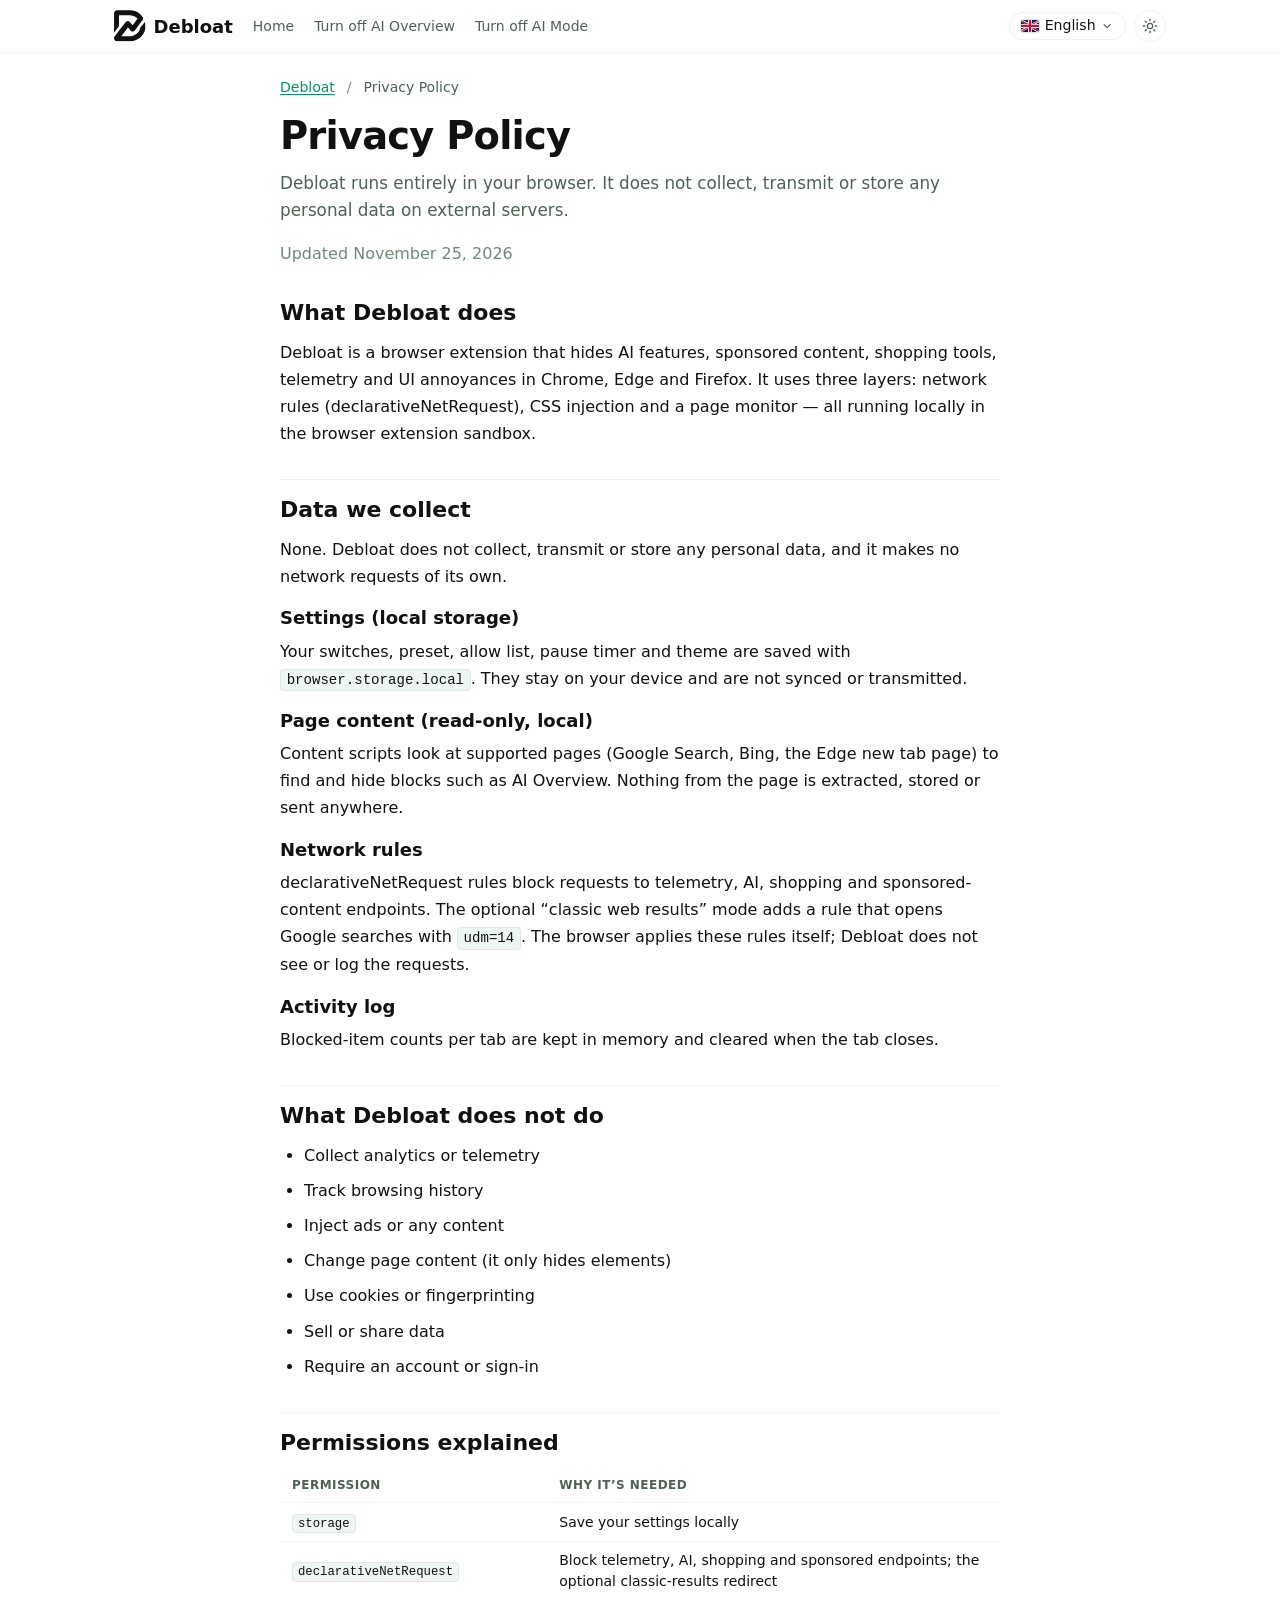
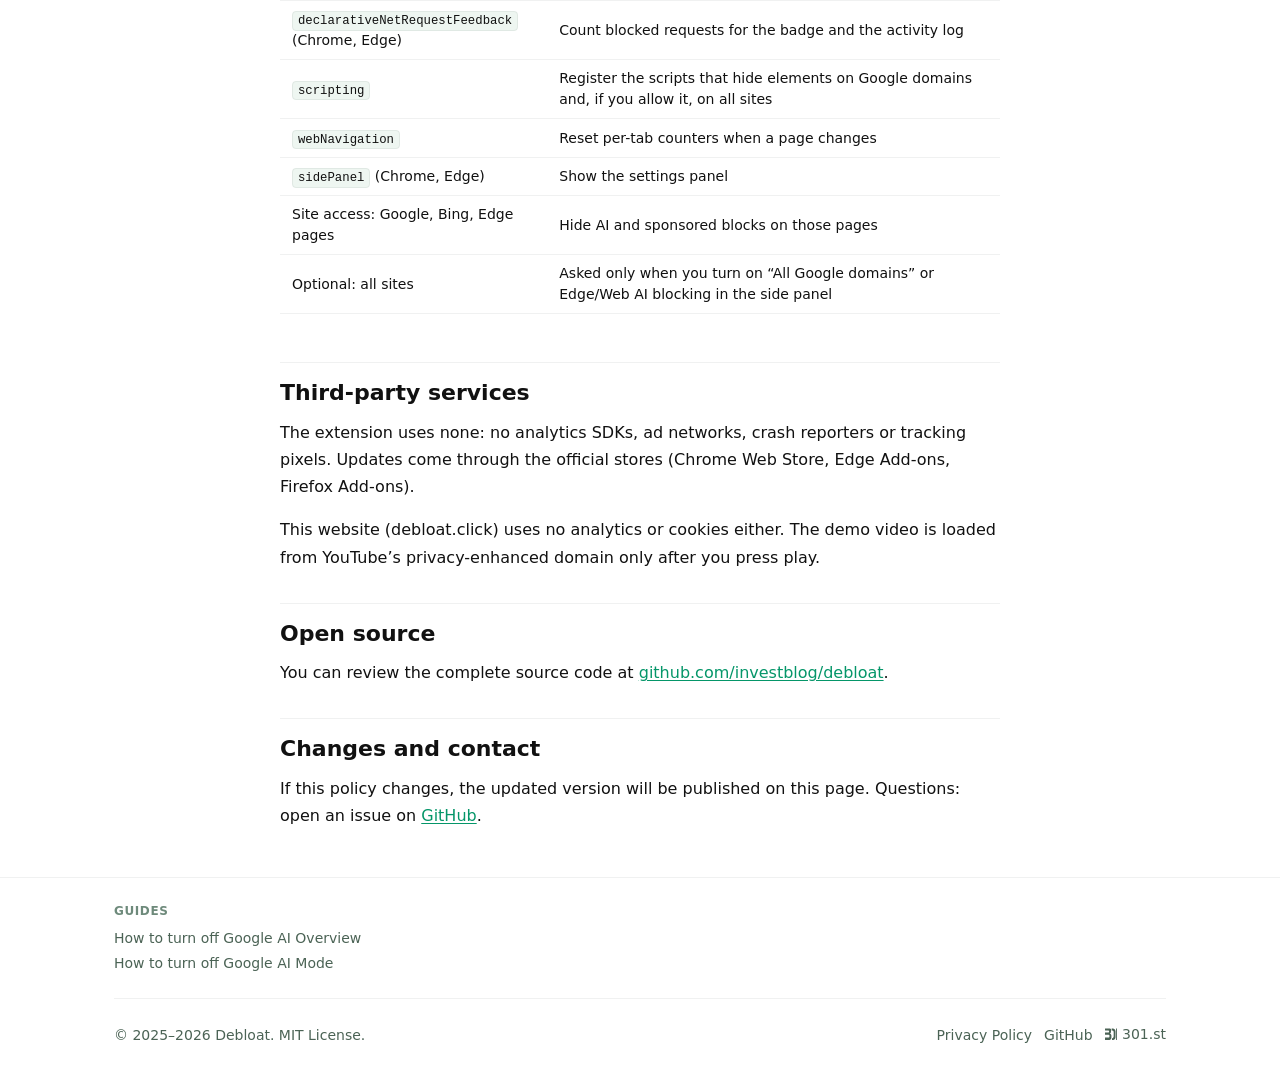
<file: privacy/index.html>
<!DOCTYPE html>
<html lang="en" dir="ltr" data-theme="dark" data-copy-label="Copy" data-copied-label="Copied">
<head>
  <meta charset="UTF-8">
  <meta name="viewport" content="width=device-width, initial-scale=1.0">
  <title>Privacy Policy — Debloat</title>
  <meta name="description" content="Debloat privacy policy. The extension runs entirely in your browser: no data collection, no tracking, no external servers.">
  <link rel="canonical" href="https://debloat.click/privacy/">
  <link rel="alternate" hreflang="en" href="https://debloat.click/privacy/">
  <link rel="alternate" hreflang="x-default" href="https://debloat.click/privacy/">

  <meta property="og:type" content="article">
  <meta property="og:site_name" content="Debloat">
  <meta property="og:url" content="https://debloat.click/privacy/">
  <meta property="og:title" content="Privacy Policy — Debloat">
  <meta property="og:description" content="Debloat privacy policy. The extension runs entirely in your browser: no data collection, no tracking, no external servers.">
  <meta property="og:image" content="https://debloat.click/img/og-debloat-1200x630.jpg">
  <meta property="og:image:width" content="1200">
  <meta property="og:image:height" content="630">
  <meta property="og:locale" content="en_US">
  <meta name="twitter:card" content="summary_large_image">

  <link rel="icon" href="/favicon.svg" type="image/svg+xml">
  <link rel="stylesheet" href="/css/theme.css">
  <link rel="stylesheet" href="/css/landing.css">
  <link rel="stylesheet" href="/css/docs.css">

  

  <script type="module" crossorigin src="/assets/main-_W9pEGdy.js"></script>
</head>
<body>

<svg xmlns="http://www.w3.org/2000/svg" hidden>
  <!-- Brand: Debloat logo -->
  <symbol id="i-brand-debloat" viewBox="0 0 36 36">
    <path d="M3.376.281C4.41.175 5.886.256 6.952.256l5.854-.003c1.922 0 4.955-.093 6.807.055a17.5 17.5 0 0 1 10.674 4.696c.937.874 2.101 2.197 2.708 3.332.898 1.678-.23 3.049-1.17 4.264q-.975 1.252-1.932 2.517l-4.406 5.886c-.624.824-1.426 2.045-2.106 2.708-2.006 1.957-3.83.75-5.182-1.133-.53-.739-1.677-1.99-2.303-2.6-.783.914-1.878 2.473-2.611 3.462l-4.821 6.54 6.653.021c2.1.007 3.927.092 6.004-.402 3.332-.791 6.609-3.224 8.02-6.376q.38-.86.626-1.767c.074-.279.363-1.611.497-1.767 1.669-1.939 3.331-4.15 5.013-6.066.934 3.669 1.075 7.036-.248 10.662-1.666 4.566-4.79 7.752-9.135 9.815a16.2 16.2 0 0 1-3.136 1.108c-2.737.672-4.755.561-7.546.56l-6.235-.003-3.519-.003c-2.37-.003-4.665.06-5.363-2.833-.45-1.868.795-2.974 1.827-4.32.563-.735 1.173-1.479 1.75-2.222a681 681 0 0 1 5.74-7.446l2.92-3.796c.713-.925 1.329-2.017 2.519-2.33 2.216-.58 3.332 1.04 4.576 2.49l1.79 2.07a267 267 0 0 0 3.283-4.288c.788-1.038 1.596-2.047 2.352-3.11q-.355-.37-.72-.732c-3.733-3.648-7.815-3.27-12.558-3.27q-3.9-.005-7.8.034c-.142 4.103.119 8.325-.046 12.437-.237.367-.501.725-.764 1.074C3.35 21.657 1.662 23.73.06 25.875c-.04-1.658-.012-3.422-.013-5.087l-.003-9.28V6.455c0-.948-.038-1.953.046-2.892C.25 1.792 1.654.525 3.376.282" fill="currentColor"/>
  </symbol>

  <!-- Mono icons -->
  <symbol id="i-mono-shield" viewBox="0 0 24 24" fill="none" stroke="currentColor" stroke-width="2" stroke-linecap="round" stroke-linejoin="round"><path d="M12 22s8-4 8-10V5l-8-3-8 3v7c0 6 8 10 8 10z"/></symbol>
  <symbol id="i-mono-zap" viewBox="0 0 24 24" fill="none" stroke="currentColor" stroke-width="2" stroke-linecap="round" stroke-linejoin="round"><polygon points="13 2 3 14 12 14 11 22 21 10 12 10 13 2"/></symbol>
  <symbol id="i-mono-eye-off" viewBox="0 0 24 24" fill="none" stroke="currentColor" stroke-width="2" stroke-linecap="round" stroke-linejoin="round"><path d="M17.94 17.94A10.07 10.07 0 0 1 12 20c-7 0-11-8-11-8a18.45 18.45 0 0 1 5.06-5.94M9.9 4.24A9.12 9.12 0 0 1 12 4c7 0 11 8 11 8a18.5 18.5 0 0 1-2.16 3.19m-6.72-1.07a3 3 0 1 1-4.24-4.24"/><line x1="1" y1="1" x2="23" y2="23"/></symbol>
  <symbol id="i-mono-sparkles" viewBox="0 0 24 24" fill="none" stroke="currentColor" stroke-width="2" stroke-linecap="round" stroke-linejoin="round"><path d="m12 3-1.912 5.813a2 2 0 0 1-1.275 1.275L3 12l5.813 1.912a2 2 0 0 1 1.275 1.275L12 21l1.912-5.813a2 2 0 0 1 1.275-1.275L21 12l-5.813-1.912a2 2 0 0 1-1.275-1.275Z"/><path d="M5 3v4"/><path d="M19 17v4"/><path d="M3 5h4"/><path d="M17 19h4"/></symbol>
  <symbol id="i-mono-megaphone" viewBox="0 0 24 24" fill="none" stroke="currentColor" stroke-width="2" stroke-linecap="round" stroke-linejoin="round"><path d="m3 11 18-5v12L3 13v-2z"/><path d="M11.6 16.8a3 3 0 1 1-5.8-1.6"/></symbol>
  <symbol id="i-mono-shopping-cart" viewBox="0 0 24 24" fill="none" stroke="currentColor" stroke-width="2" stroke-linecap="round" stroke-linejoin="round"><circle cx="8" cy="21" r="1"/><circle cx="19" cy="21" r="1"/><path d="M2.05 2.05h2l2.66 12.42a2 2 0 0 0 2 1.58h9.78a2 2 0 0 0 1.95-1.57l1.65-7.43H5.12"/></symbol>
  <symbol id="i-mono-radio" viewBox="0 0 24 24" fill="none" stroke="currentColor" stroke-width="2" stroke-linecap="round" stroke-linejoin="round"><path d="M4.9 19.1C1 15.2 1 8.8 4.9 4.9"/><path d="M7.8 16.2c-2.3-2.3-2.3-6.1 0-8.4"/><circle cx="12" cy="12" r="2"/><path d="M16.2 7.8c2.3 2.3 2.3 6.1 0 8.4"/><path d="M19.1 4.9C23 8.8 23 15.1 19.1 19"/></symbol>
  <symbol id="i-mono-ban" viewBox="0 0 24 24" fill="none" stroke="currentColor" stroke-width="2" stroke-linecap="round" stroke-linejoin="round"><circle cx="12" cy="12" r="10"/><path d="m4.9 4.9 14.2 14.2"/></symbol>
  <symbol id="i-mono-layers" viewBox="0 0 24 24" fill="none" stroke="currentColor" stroke-width="2" stroke-linecap="round" stroke-linejoin="round"><path d="M12 2 2 7l10 5 10-5zM2 17l10 5 10-5M2 12l10 5 10-5"/></symbol>
  <symbol id="i-mono-lock" viewBox="0 0 24 24" fill="none" stroke="currentColor" stroke-width="2" stroke-linecap="round" stroke-linejoin="round"><rect width="18" height="11" x="3" y="11" rx="2" ry="2"/><path d="M7 11V7a5 5 0 0 1 10 0v4"/></symbol>
  <symbol id="i-mono-sliders" viewBox="0 0 24 24" fill="none" stroke="currentColor" stroke-width="2" stroke-linecap="round" stroke-linejoin="round"><line x1="4" y1="21" x2="4" y2="14"/><line x1="4" y1="10" x2="4" y2="3"/><line x1="12" y1="21" x2="12" y2="12"/><line x1="12" y1="8" x2="12" y2="3"/><line x1="20" y1="21" x2="20" y2="16"/><line x1="20" y1="12" x2="20" y2="3"/><line x1="1" y1="14" x2="7" y2="14"/><line x1="9" y1="8" x2="15" y2="8"/><line x1="17" y1="16" x2="23" y2="16"/></symbol>
  <symbol id="i-mono-activity" viewBox="0 0 24 24" fill="none" stroke="currentColor" stroke-width="2" stroke-linecap="round" stroke-linejoin="round"><polyline points="22 12 18 12 15 21 9 3 6 12 2 12"/></symbol>
  <symbol id="i-mono-globe" viewBox="0 0 24 24" fill="none" stroke="currentColor" stroke-width="2" stroke-linecap="round" stroke-linejoin="round"><circle cx="12" cy="12" r="10"/><line x1="2" y1="12" x2="22" y2="12"/><path d="M12 2a15.3 15.3 0 0 1 4 10 15.3 15.3 0 0 1-4 10 15.3 15.3 0 0 1-4-10 15.3 15.3 0 0 1 4-10z"/></symbol>
  <symbol id="i-mono-palette" viewBox="0 0 24 24" fill="none" stroke="currentColor" stroke-width="2" stroke-linecap="round" stroke-linejoin="round"><circle cx="13.5" cy="6.5" r=".5" fill="currentColor"/><circle cx="17.5" cy="10.5" r=".5" fill="currentColor"/><circle cx="8.5" cy="7.5" r=".5" fill="currentColor"/><circle cx="6.5" cy="12.5" r=".5" fill="currentColor"/><path d="M12 2C6.5 2 2 6.5 2 12s4.5 10 10 10c.926 0 1.648-.746 1.648-1.688 0-.437-.18-.835-.437-1.125-.29-.289-.438-.652-.438-1.125a1.64 1.64 0 0 1 1.668-1.668h1.996c3.051 0 5.555-2.503 5.555-5.554C21.965 6.012 17.461 2 12 2z"/></symbol>
  <symbol id="i-mono-check" viewBox="0 0 24 24" fill="none" stroke="currentColor" stroke-width="2.5" stroke-linecap="round" stroke-linejoin="round"><path d="M20 6 9 17l-5-5"/></symbol>
  <symbol id="i-mono-menu" viewBox="0 0 24 24" fill="none" stroke="currentColor" stroke-width="2" stroke-linecap="round" stroke-linejoin="round"><path d="M3 12h18M3 6h18M3 18h18"/></symbol>
  <symbol id="i-mono-sun" viewBox="0 0 24 24" fill="none" stroke="currentColor" stroke-width="2" stroke-linecap="round" stroke-linejoin="round"><circle cx="12" cy="12" r="4"/><path d="M12 2v2"/><path d="M12 20v2"/><path d="m4.93 4.93 1.41 1.41"/><path d="m17.66 17.66 1.41 1.41"/><path d="M2 12h2"/><path d="M20 12h2"/><path d="m6.34 17.66-1.41 1.41"/><path d="m19.07 4.93-1.41 1.41"/></symbol>
  <symbol id="i-mono-moon" viewBox="0 0 24 24" fill="none" stroke="currentColor" stroke-width="2" stroke-linecap="round" stroke-linejoin="round"><path d="M21 12.79A9 9 0 1 1 11.21 3 7 7 0 0 0 21 12.79z"/></symbol>
  <symbol id="i-mono-external" viewBox="0 0 24 24" fill="none" stroke="currentColor" stroke-width="2" stroke-linecap="round" stroke-linejoin="round"><path d="M18 13v6a2 2 0 0 1-2 2H5a2 2 0 0 1-2-2V8a2 2 0 0 1 2-2h6"/><polyline points="15 3 21 3 21 9"/><line x1="10" y1="14" x2="21" y2="3"/></symbol>
  <symbol id="i-mono-cancel" viewBox="0 0 20 20" fill="none"><path fill="currentColor" d="M10 0c5.5 0 10 4.5 10 10s-4.5 10-10 10S0 15.5 0 10 4.5 0 10 0m0 2c-1.9 0-3.6.6-4.9 1.7l11.2 11.2c1-1.4 1.7-3.1 1.7-4.9 0-4.4-3.6-8-8-8m4.9 14.3L3.7 5.1C2.6 6.4 2 8.1 2 10c0 4.4 3.6 8 8 8 1.9 0 3.6-.6 4.9-1.7"/></symbol>
  <symbol id="i-mono-key" viewBox="0 0 24 24" fill="none" stroke="currentColor" stroke-width="2" stroke-linecap="round" stroke-linejoin="round"><circle cx="7.5" cy="15.5" r="5.5"/><path d="m21 2-9.6 9.6"/><path d="m15.5 7.5 3 3L22 7l-3-3"/></symbol>

  <!-- Brand: Chrome (full color) -->
  <defs>
    <linearGradient id="chrome-a" x1="11.94" x2="11.94" y1="7.696" y2="16.25" gradientUnits="userSpaceOnUse"><stop stop-color="#86bbe5"/><stop offset="1" stop-color="#1072ba"/></linearGradient>
  </defs>
  <symbol id="i-brand-chrome" viewBox="0 0 24 24" fill="none"><path fill="#ef3f36" d="M11.97.002s7.073-.316 10.823 6.768H11.368S9.21 6.701 7.37 9.307c-.53 1.094-1.098 2.221-.46 4.442-.92-1.552-4.881-8.425-4.881-8.425S4.823.282 11.969.002"/><path fill="#fcd900" d="M22.426 17.987s-3.264 6.264-11.293 5.954l5.714-9.859s1.141-1.825-.205-4.718c-.684-1.005-1.382-2.057-3.63-2.617 1.808-.016 9.761 0 9.761 0s2.98 4.933-.347 11.24"/><path fill="#61bc5b" d="M1.563 18.036s-3.813-5.948.473-12.722c.988 1.71 5.71 9.859 5.71 9.859s1.02 1.898 4.204 2.18c1.213-.088 2.476-.164 4.09-1.821-.89 1.568-4.88 8.422-4.88 8.422s-5.781.105-9.597-5.918"/><path fill="#5ab055" d="m11.13 24 1.607-6.682s1.766-.139 3.247-1.757A4696 4696 0 0 1 11.13 24"/><path fill="#fff" d="M6.586 12.075c0-2.946 2.397-5.335 5.354-5.335 2.956 0 5.354 2.39 5.354 5.335 0 2.946-2.398 5.335-5.354 5.335-2.957-.003-5.354-2.39-5.354-5.335"/><path fill="url(#chrome-a)" d="M7.482 12.075a4.45 4.45 0 0 1 4.458-4.441c2.46 0 4.458 1.987 4.458 4.441a4.45 4.45 0 0 1-4.458 4.442c-2.46 0-4.458-1.99-4.458-4.442"/><path fill="#eaca05" d="m22.77 6.75-6.617 1.934s-.999-1.46-3.145-1.934c1.862-.01 9.762 0 9.762 0"/><path fill="#df3a32" d="M6.781 13.506C5.851 11.9 2.03 5.323 2.03 5.323l4.9 4.83s-.502 1.032-.313 2.508z"/></symbol>

  <!-- Brand: Edge (full color) -->
  <symbol id="i-brand-edge" viewBox="0 0 24 24" fill="none"><path fill="#1a5e9a" d="M22.108 18.459c-2.757 4.245-7.222 5.403-8.987 5.293-10.53-.497-8.931-14.445-2.59-14.39-4.522 2.867 1.653 12.35 10.75 8.656.937-.662 1.102.165.827.44"/><path fill="#3088c8" d="M15.05 11.898c.993-4.52-1.708-7.442-7.111-7.442S0 9.528 0 12.119c0 6.836 6.891 13.948 15.823 11.192-7.388 2.15-11.798-6.396-8.05-11.578 2.537-3.639 6.782-3.749 7.278.165m5.514-8.6h.055Z"/><path fill="#4db860" d="M.055 11.788C.717-2.987 21.005-3.814 23.927 8.976c.772 5.9-4.741 8.215-9.152 6.34-2.315-1.433 1.434-1.102-.165-5.458C11.964 3.684.772 4.18.055 11.788"/></symbol>

  <!-- Brand: Firefox (full color) -->
  <symbol id="i-brand-firefox" viewBox="0 0 24 24" fill="none"><path fill="#2179a6" d="M11.962 23.616c6.354 0 11.506-5.287 11.506-11.808C23.468 5.288 18.316 0 11.962 0 5.606 0 .455 5.287.455 11.808c0 6.52 5.152 11.808 11.507 11.808"/><path fill="#195d80" d="M23.367 13.354a3 3 0 0 1-.187.133c.102-.276.194-.63.27-1.04q.018-.317.018-.64c0-2.465-.738-4.754-1.997-6.648-1.14-1.348-2.692-2.505-4.75-3.087 2.214 1.497 3.041 2.768 3.564 3.9-.592-.621-1.605-1.269-2.289-1.323 1.026.783 2.743 3.104 2.56 6.621-.263-.566-.745-1.453-1.087-1.763.369 3.454.046 4.196-.177 5.113-.05-.422-.198-.738-.283-.93 0 0-.04 1.079-.723 2.617-.518 1.164-1.053 1.524-1.29 1.484-.064-.005-.098-.033-.098-.036.017-.15.032-.309-.007-.41 0 0-.218.078-.36.281q-.083.124-.226.237c-.017.014.156-.226.143-.215a3 3 0 0 0-.268.251c-.335.357-.638.753-.795.641.146-.046.264-.237.295-.425-.131.094-.466.35-1.216.465-.307.047-1.613.29-3.35-.6.254-.03.633-.121.922.054-.29-.323-.987-.256-1.487-.418-.436-.142-1.005-.769-1.331-1.086 1.336.336 2.755.094 3.575-.481.83-.582 1.32-1.006 1.761-.906s.733-.352.39-.755c-.34-.402-1.17-.943-2.297-.653-.863.221-1.598.932-2.81.438a3 3 0 0 1-.227-.104c-.077-.04.254.047.172-.002-.233-.088-.657-.287-.762-.363-.017-.013.176.036.156.023-1.15-.698-1.075-1.256-1.075-1.602 0-.276.163-.65.47-.825.166.06.27.116.27.116s-.077-.121-.126-.18l.035-.01c.135.047.617.25.874.46.306-.586.077-1.556.046-1.616v-.003c.065-.298 1.796-1.228 1.925-1.326a1.65 1.65 0 0 0 .476-.587c.083-.154.143-.374.127-.69-.012-.228-.145-.368-1.99-.352-.504.004-.832-.297-1.03-.584l-.109-.175a2 2 0 0 1-.095-.208c.22-.82.955-1.986 1.62-2.342-1.227-.395-2.728.73-3.154 1.335l-.005.005c-1.078-.275-1.993-.208-2.759.044-.568-.283-.929-.876-1.133-1.425-.52.574-.988 1.2-1.39 1.871-.047.38-.071.83-.035 1.349 0 .067.01.132.007.192-.29.41-.48.762-.553.936-.354.708-.717 1.797-1.01 3.488 0 0 .197-.637.59-1.36-.281.884-.502 2.245-.393 4.265l.02.086c.023-.194.086-.653.21-1.234a11.14 11.14 0 0 0 1.473 5.023c.1.175.22.38.363.605 2.104 2.815 5.413 4.632 9.137 4.632 5.843 0 10.666-4.471 11.405-10.261"/><path fill="#e78244" d="M20.683 18.807c.66-1.275 1.557-2.022 2.043-2.904.644-1.174 1.861-4.473.944-7.134.42 1.666.289 3.359-1.053 4.209.434-1.174.706-3.75.259-6.07-.291-1.507-1.211-2.858-1.811-3.28.552.425.996 1.946.984 2.645-1.155-1.996-3.04-3.904-5.89-4.71 2.213 1.497 3.04 2.769 3.564 3.9-.592-.62-1.606-1.268-2.29-1.322 1.026.782 2.744 3.104 2.56 6.62-.262-.566-.744-1.453-1.086-1.763.368 3.455.046 4.196-.178 5.114-.05-.422-.197-.739-.283-.931 0 0-.039 1.08-.723 2.617-.518 1.165-1.053 1.525-1.29 1.484-.064-.004-.098-.033-.098-.035.017-.151.033-.31-.006-.41 0 0-.219.078-.36.28a1 1 0 0 1-.227.238c-.017.013.156-.227.143-.216a3 3 0 0 0-.268.252c-.335.357-.638.753-.795.64.147-.045.264-.237.296-.424-.132.094-.467.35-1.217.465-.307.047-1.612.29-3.349-.6.254-.03.632-.122.921.053-.289-.323-.986-.256-1.487-.418-.435-.141-1.004-.768-1.33-1.085 1.335.336 2.754.093 3.575-.482.829-.581 1.32-1.006 1.76-.905s.734-.353.391-.755c-.341-.403-1.17-.944-2.297-.654-.863.222-1.599.932-2.81.438a3 3 0 0 1-.227-.103c-.078-.04.253.047.171-.003-.233-.088-.656-.287-.761-.362-.017-.013.175.036.155.023-1.15-.698-1.075-1.256-1.075-1.602 0-.277.164-.65.471-.826.166.06.269.116.269.116s-.077-.12-.125-.18l.034-.01c.136.047.617.25.875.46.305-.586.077-1.556.045-1.616l.001-.003c.065-.297 1.795-1.227 1.925-1.325a1.65 1.65 0 0 0 .476-.588c.082-.154.142-.373.126-.69-.012-.228-.144-.368-1.99-.352-.503.004-.832-.297-1.03-.583l-.108-.176a2 2 0 0 1-.095-.208c.22-.82.955-1.986 1.619-2.342-1.227-.395-2.727.73-3.154 1.335l-.004.005c-1.079-.275-1.994-.208-2.76.043-.937-.465-1.312-1.778-1.347-2.34-.528.374-1.014 1.884-1.078 2.185a7.2 7.2 0 0 0-.133 1.951c0 .067.01.132.008.192-.29.41-.48.763-.554.936C.655 8.31.293 9.398 0 11.09c0 0 .197-.637.59-1.359-.29.91-.517 2.323-.384 4.444.006-.07.066-.606.22-1.328.076 1.41.402 3.144 1.473 5.023.816 1.434 2.967 4.764 8.364 6.01a2.6 2.6 0 0 1-.96-.526s2.015.664 3.486.608c-.46-.082-.552-.31-.552-.31s5.23.303 7.038-2.227c-.618.742-2.183.951-2.776.958.902-.85 2.894-.83 5.053-3.009 1.184-1.195 1.312-2.104 1.441-2.954-.198 1.113-1.231 1.78-2.31 2.388"/><path fill="#144f66" d="M11.676 7.516c.083-.21.178-.701-.096-.804a2.6 2.6 0 0 0-.793-.089c.122.032.474.103.566.271.174.322-.238 1.093-.298 1.258.188 0 .538-.43.62-.636"/></symbol>

  <!-- Brand: GitHub -->
  <symbol id="i-brand-github" viewBox="0 0 20 20" fill="none"><path fill="currentColor" d="M10 0a10 10 0 0 0-3.162 19.487c.5.088.687-.212.687-.475 0-.237-.012-1.025-.012-1.862-2.513.462-3.163-.613-3.363-1.175a3.64 3.64 0 0 0-1.025-1.413c-.35-.187-.85-.65-.013-.662a2 2 0 0 1 1.538 1.025 2.135 2.135 0 0 0 2.912.825 2.1 2.1 0 0 1 .638-1.338c-2.225-.25-4.55-1.112-4.55-4.937a3.9 3.9 0 0 1 1.025-2.688 3.6 3.6 0 0 1 .1-2.65s.837-.262 2.75 1.025a9.43 9.43 0 0 1 5 0c1.912-1.3 2.75-1.025 2.75-1.025a3.6 3.6 0 0 1 .1 2.65A3.87 3.87 0 0 1 16.4 9.475c0 3.837-2.338 4.687-4.562 4.937a2.37 2.37 0 0 1 .674 1.85c0 1.338-.012 2.413-.012 2.75 0 .263.187.575.687.475A10.005 10.005 0 0 0 10 0"/></symbol>

  <!-- Brand: 301.st -->
  <symbol id="i-brand-301" viewBox="0 0 128 128" fill="none"><path d="M65.454 91.423c-.068 5.049-.366 10.076-2.159 14.894-3.353 9.004-9.86 14.291-19.163 16.17-2.508.507-5.116.695-7.681.72-11.912.115-23.823.12-35.736.163-.19.002-.715 0-.715 0V96.522h1.054c10.933.051 21.866.083 32.798.014 1.74-.012 3.533-.3 5.206-.788 3.514-1.023 5.831-3.968 6.003-7.61.174-3.672.262-7.357.159-11.028-.142-5.073-3.786-8.694-8.859-8.876-4.207-.15-8.422-.156-12.633-.17-7.56-.025-15.12-.007-22.68-.042H0v-21.25h.963c10.36 0 20.72.03 31.08-.033 1.512-.01 3.092-.26 4.517-.757 2.99-1.044 4.822-3.99 4.852-7.383.017-1.882.007-3.763.002-5.645-.012-4.319-2.928-7.258-7.222-7.26-11.005-.005-22.01-.002-33.017-.003H.17V4.612h.845c15.176.05 30.352.032 45.528.066 3.144.007 6.316.143 9.157 1.727 3.351 1.865 5.495 4.702 5.699 8.577.238 4.513.189 9.04.195 13.562.005 3.174-.022 6.351-.18 9.52-.22 4.365-1.33 8.471-4.177 11.92-2.326 2.818-5.211 4.816-8.83 5.64-.048.01-.083.068-.206.176.438.09.823.152 1.197.247 7.852 1.984 12.976 6.75 14.692 14.773.63 2.944 1 5.971 1.18 8.978.232 3.865.235 7.75.185 11.625m41.456.251c-.011 4.992-.688 9.9-2.937 14.437-4.237 8.538-11.095 13.82-20.224 16.238-4.172 1.103-8.429 1.106-12.751.989v-20.112c1.307-.094 2.6-.129 3.882-.286 5.442-.669 8.96-3.821 11.02-8.765 1.365-3.28 1.947-6.764 2.02-10.28.188-9.056.257-18.114.311-27.175.026-4.172-.02-8.347-.172-12.516-.145-3.938-.629-7.834-2.148-11.534-2.123-5.164-6.18-7.958-11.751-8.016-2.11-.022-4.218-.004-6.366-.004V4.702c.089-.034.165-.09.24-.09 3.819.053 7.656-.112 11.453.213 6.778.583 12.761 3.22 17.784 7.882 4.906 4.552 7.977 10.155 9.138 16.76a33.4 33.4 0 0 1 .517 5.665c.028 19.261.03 38.524-.016 57.784zM128 4.725v118.581c-.266.019-.508.048-.749.049-3.794.007-7.587.016-11.38.005-.472 0-.951-.06-1.41-.167-.841-.195-1.391-.737-1.522-1.598-.085-.552-.08-1.12-.08-1.68-.005-37.375 0-74.75-.032-112.124-.001-2.167.913-3.044 3.049-3.056 3.091-.018 6.183-.008 9.274-.01.924-.002 1.847 0 2.85 0" fill="currentColor"/></symbol>

  <!-- Mono icons added in 2026-11 (lucide) -->
  <symbol id="i-mono-book-open" viewBox="0 0 24 24" fill="none" stroke="currentColor" stroke-width="2" stroke-linecap="round" stroke-linejoin="round"><path d="M2 3h6a4 4 0 0 1 4 4v14a3 3 0 0 0-3-3H2z"/><path d="M22 3h-6a4 4 0 0 0-4 4v14a3 3 0 0 1 3-3h7z"/></symbol>
  <symbol id="i-mono-play" viewBox="0 0 24 24" fill="currentColor" stroke="none"><path d="M7 4.5v15a1 1 0 0 0 1.5.86l12.5-7.5a1 1 0 0 0 0-1.72L8.5 3.64A1 1 0 0 0 7 4.5z"/></symbol>
  <symbol id="i-mono-info" viewBox="0 0 24 24" fill="none" stroke="currentColor" stroke-width="2" stroke-linecap="round" stroke-linejoin="round"><circle cx="12" cy="12" r="10"/><path d="M12 16v-4"/><path d="M12 8h.01"/></symbol>
  <symbol id="i-mono-list" viewBox="0 0 24 24" fill="none" stroke="currentColor" stroke-width="2" stroke-linecap="round" stroke-linejoin="round"><path d="M8 6h13M8 12h13M8 18h13M3 6h.01M3 12h.01M3 18h.01"/></symbol>
  <symbol id="i-mono-collapse" viewBox="0 0 24 24" fill="none" stroke="currentColor" stroke-width="2" stroke-linecap="round" stroke-linejoin="round"><path d="m7 20 5-5 5 5"/><path d="m7 4 5 5 5-5"/></symbol>
  <symbol id="i-mono-help" viewBox="0 0 24 24" fill="none" stroke="currentColor" stroke-width="2" stroke-linecap="round" stroke-linejoin="round"><circle cx="12" cy="12" r="10"/><path d="M9.09 9a3 3 0 0 1 5.83 1c0 2-3 3-3 3"/><path d="M12 17h.01"/></symbol>
  <symbol id="i-mono-message" viewBox="0 0 24 24" fill="none" stroke="currentColor" stroke-width="2" stroke-linecap="round" stroke-linejoin="round"><path d="M21 15a2 2 0 0 1-2 2H7l-4 4V5a2 2 0 0 1 2-2h14a2 2 0 0 1 2 2z"/></symbol>
  <symbol id="i-mono-languages" viewBox="0 0 24 24" fill="none" stroke="currentColor" stroke-width="2" stroke-linecap="round" stroke-linejoin="round"><path d="m5 8 6 6"/><path d="m4 14 6-6 2-3"/><path d="M2 5h12"/><path d="M7 2h1"/><path d="m22 22-5-10-5 10"/><path d="M14 18h6"/></symbol>
  <symbol id="i-mono-pause" viewBox="0 0 24 24" fill="none" stroke="currentColor" stroke-width="2" stroke-linecap="round" stroke-linejoin="round"><rect x="14" y="4" width="4" height="16" rx="1"/><rect x="6" y="4" width="4" height="16" rx="1"/></symbol>
  <symbol id="i-mono-search" viewBox="0 0 24 24" fill="none" stroke="currentColor" stroke-width="2" stroke-linecap="round" stroke-linejoin="round"><circle cx="11" cy="11" r="8"/><path d="m21 21-4.3-4.3"/></symbol>
  <symbol id="i-mono-chevron-down" viewBox="0 0 24 24" fill="none" stroke="currentColor" stroke-width="2" stroke-linecap="round" stroke-linejoin="round"><path d="m6 9 6 6 6-6"/></symbol>
</svg>


<nav class="nav">
  <div class="container nav__inner">
    <a href="https://debloat.click/" class="nav__logo">
      <svg class="icon" aria-hidden="true"><use href="#i-brand-debloat"></use></svg>
      Debloat
    </a>

    <ul class="nav__links">
      <li><a href="https://debloat.click/">Home</a></li>
      <li><a href="https://debloat.click/turn-off-google-ai-overview/">Turn off AI Overview</a></li>
      <li><a href="https://debloat.click/turn-off-google-ai-mode/">Turn off AI Mode</a></li>
    </ul>

    <div class="nav__actions">
      <div class="dropdown lang-switcher" data-lang-switcher>
        <button type="button" class="btn-chip btn-chip--sm btn-chip--dropdown dropdown__trigger lang-switcher__trigger"
          aria-expanded="false" aria-controls="lang-menu"
          aria-label="Language: English">
          <span class="lang-flag"><img src="/img/flags/en.svg" alt="" width="18" height="12"></span>
          <span class="btn-chip__label">English</span>
          <svg class="btn-chip__chevron" aria-hidden="true"><use href="#i-mono-chevron-down"></use></svg>
        </button>
        <ul class="dropdown__menu lang-switcher__menu" id="lang-menu" aria-label="Language">
          <li><a class="dropdown__item lang-switcher__item is-active" aria-current="page" href="/privacy/" hreflang="en" lang="en">
            <span class="lang-flag"><img src="/img/flags/en.svg" alt="" width="18" height="12"></span><span class="dropdown__item-label">English</span>
          </a></li>
          <li><a class="dropdown__item lang-switcher__item" href="https://debloat.click/de/" hreflang="de" lang="de">
            <span class="lang-flag"><img src="/img/flags/de.svg" alt="" width="18" height="12"></span><span class="dropdown__item-label">Deutsch</span>
          </a></li>
          <li><a class="dropdown__item lang-switcher__item" href="https://debloat.click/es/" hreflang="es" lang="es">
            <span class="lang-flag"><img src="/img/flags/es.svg" alt="" width="18" height="12"></span><span class="dropdown__item-label">Español</span>
          </a></li>
          <li><a class="dropdown__item lang-switcher__item" href="https://debloat.click/es-419/" hreflang="es-419" lang="es-419">
            <span class="lang-flag"><img src="/img/flags/es-419.svg" alt="" width="18" height="12"></span><span class="dropdown__item-label">Español (Latinoamérica)</span>
          </a></li>
          <li><a class="dropdown__item lang-switcher__item" href="https://debloat.click/fr/" hreflang="fr" lang="fr">
            <span class="lang-flag"><img src="/img/flags/fr.svg" alt="" width="18" height="12"></span><span class="dropdown__item-label">Français</span>
          </a></li>
          <li><a class="dropdown__item lang-switcher__item" href="https://debloat.click/id/" hreflang="id" lang="id">
            <span class="lang-flag"><img src="/img/flags/id.svg" alt="" width="18" height="12"></span><span class="dropdown__item-label">Bahasa Indonesia</span>
          </a></li>
          <li><a class="dropdown__item lang-switcher__item" href="https://debloat.click/it/" hreflang="it" lang="it">
            <span class="lang-flag"><img src="/img/flags/it.svg" alt="" width="18" height="12"></span><span class="dropdown__item-label">Italiano</span>
          </a></li>
          <li><a class="dropdown__item lang-switcher__item" href="https://debloat.click/nl/" hreflang="nl" lang="nl">
            <span class="lang-flag"><img src="/img/flags/nl.svg" alt="" width="18" height="12"></span><span class="dropdown__item-label">Nederlands</span>
          </a></li>
          <li><a class="dropdown__item lang-switcher__item" href="https://debloat.click/pl/" hreflang="pl" lang="pl">
            <span class="lang-flag"><img src="/img/flags/pl.svg" alt="" width="18" height="12"></span><span class="dropdown__item-label">Polski</span>
          </a></li>
          <li><a class="dropdown__item lang-switcher__item" href="https://debloat.click/pt-br/" hreflang="pt-BR" lang="pt-BR">
            <span class="lang-flag"><img src="/img/flags/pt-br.svg" alt="" width="18" height="12"></span><span class="dropdown__item-label">Português (Brasil)</span>
          </a></li>
          <li><a class="dropdown__item lang-switcher__item" href="https://debloat.click/pt-pt/" hreflang="pt-PT" lang="pt-PT">
            <span class="lang-flag"><img src="/img/flags/pt-pt.svg" alt="" width="18" height="12"></span><span class="dropdown__item-label">Português (Portugal)</span>
          </a></li>
          <li><a class="dropdown__item lang-switcher__item" href="https://debloat.click/tr/" hreflang="tr" lang="tr">
            <span class="lang-flag"><img src="/img/flags/tr.svg" alt="" width="18" height="12"></span><span class="dropdown__item-label">Türkçe</span>
          </a></li>
          <li><a class="dropdown__item lang-switcher__item" href="https://debloat.click/vi/" hreflang="vi" lang="vi">
            <span class="lang-flag"><img src="/img/flags/vi.svg" alt="" width="18" height="12"></span><span class="dropdown__item-label">Tiếng Việt</span>
          </a></li>
          <li><a class="dropdown__item lang-switcher__item" href="/" hreflang="ru" lang="ru">
            <span class="lang-flag"><img src="/img/flags/ru.svg" alt="" width="18" height="12"></span><span class="dropdown__item-label">Русский</span>
          </a></li>
          <li><a class="dropdown__item lang-switcher__item" href="https://debloat.click/uk/" hreflang="uk" lang="uk">
            <span class="lang-flag"><img src="/img/flags/uk.svg" alt="" width="18" height="12"></span><span class="dropdown__item-label">Українська</span>
          </a></li>
          <li><a class="dropdown__item lang-switcher__item" href="https://debloat.click/ar/" hreflang="ar" lang="ar">
            <span class="lang-flag"><img src="/img/flags/ar.svg" alt="" width="18" height="12"></span><span class="dropdown__item-label">العربية</span>
          </a></li>
          <li><a class="dropdown__item lang-switcher__item" href="https://debloat.click/hi/" hreflang="hi" lang="hi">
            <span class="lang-flag"><img src="/img/flags/hi.svg" alt="" width="18" height="12"></span><span class="dropdown__item-label">हिन्दी</span>
          </a></li>
          <li><a class="dropdown__item lang-switcher__item" href="https://debloat.click/ja/" hreflang="ja" lang="ja">
            <span class="lang-flag"><img src="/img/flags/ja.svg" alt="" width="18" height="12"></span><span class="dropdown__item-label">日本語</span>
          </a></li>
          <li><a class="dropdown__item lang-switcher__item" href="https://debloat.click/ko/" hreflang="ko" lang="ko">
            <span class="lang-flag"><img src="/img/flags/ko.svg" alt="" width="18" height="12"></span><span class="dropdown__item-label">한국어</span>
          </a></li>
          <li><a class="dropdown__item lang-switcher__item" href="https://debloat.click/zh-cn/" hreflang="zh-CN" lang="zh-CN">
            <span class="lang-flag"><img src="/img/flags/zh-cn.svg" alt="" width="18" height="12"></span><span class="dropdown__item-label">简体中文</span>
          </a></li>
          <li><a class="dropdown__item lang-switcher__item" href="https://debloat.click/zh-tw/" hreflang="zh-TW" lang="zh-TW">
            <span class="lang-flag"><img src="/img/flags/zh-tw.svg" alt="" width="18" height="12"></span><span class="dropdown__item-label">繁體中文</span>
          </a></li>
        </ul>
      </div>
      <button class="theme-toggle" type="button" id="theme-toggle" aria-label="Toggle theme">
        <svg class="icon" id="theme-icon-light" aria-hidden="true"><use href="#i-mono-sun"></use></svg>
        <svg class="icon" id="theme-icon-dark" hidden aria-hidden="true"><use href="#i-mono-moon"></use></svg>
      </button>
      <button class="nav__mobile-toggle" type="button" id="mobile-toggle" aria-label="Menu" aria-controls="mobile-menu" aria-expanded="false">
        <svg class="icon icon--lg" aria-hidden="true"><use href="#i-mono-menu"></use></svg>
      </button>
    </div>
  </div>

  <div class="container">
    <div class="nav__mobile-menu" id="mobile-menu">
      <a href="https://debloat.click/">Home</a>
      <a href="https://debloat.click/turn-off-google-ai-overview/">Turn off AI Overview</a>
      <a href="https://debloat.click/turn-off-google-ai-mode/">Turn off AI Mode</a>
    </div>
  </div>
</nav>

<main>

<div class="container">
  <article class="docs-article guide">
    <nav class="docs-nav guide__crumbs" aria-label="Breadcrumb">
      <a href="https://debloat.click/" class="docs-nav__home">Debloat</a>
      <span class="docs-nav__sep" aria-hidden="true">/</span>
      <span>Privacy Policy</span>
    </nav>

    <h1>Privacy Policy</h1>
    <p class="docs-lead">Debloat runs entirely in your browser. It does not collect, transmit or store any personal data on external servers.</p>
    <p class="guide__meta">Updated <time datetime="2026-11-25">November 25, 2026</time></p>

    <h2 id="what">What Debloat does</h2>

    <p>Debloat is a browser extension that hides AI features, sponsored content, shopping tools, telemetry and UI annoyances in Chrome, Edge and Firefox. It uses three layers: network rules (declarativeNetRequest), CSS injection and a page monitor — all running locally in the browser extension sandbox.</p>

    <h2 id="data">Data we collect</h2>

    <p>None. Debloat does not collect, transmit or store any personal data, and it makes no network requests of its own.</p>

    <h3>Settings (local storage)</h3>

    <p>Your switches, preset, allow list, pause timer and theme are saved with <code>browser.storage.local</code>. They stay on your device and are not synced or transmitted.</p>

    <h3>Page content (read-only, local)</h3>

    <p>Content scripts look at supported pages (Google Search, Bing, the Edge new tab page) to find and hide blocks such as AI Overview. Nothing from the page is extracted, stored or sent anywhere.</p>

    <h3>Network rules</h3>

    <p>declarativeNetRequest rules block requests to telemetry, AI, shopping and sponsored-content endpoints. The optional “classic web results” mode adds a rule that opens Google searches with <code>udm=14</code>. The browser applies these rules itself; Debloat does not see or log the requests.</p>

    <h3>Activity log</h3>

    <p>Blocked-item counts per tab are kept in memory and cleared when the tab closes.</p>

    <h2 id="not">What Debloat does not do</h2>

    <ul>
        <li>Collect analytics or telemetry</li>
        <li>Track browsing history</li>
        <li>Inject ads or any content</li>
        <li>Change page content (it only hides elements)</li>
        <li>Use cookies or fingerprinting</li>
        <li>Sell or share data</li>
        <li>Require an account or sign-in</li>
      </ul>

    <h2 id="permissions">Permissions explained</h2>

    <div class="docs-table-wrap"><table>
        <thead><tr><th>Permission</th><th>Why it’s needed</th></tr></thead>
        <tbody>
          <tr><td><code>storage</code></td><td>Save your settings locally</td></tr>
          <tr><td><code>declarativeNetRequest</code></td><td>Block telemetry, AI, shopping and sponsored endpoints; the optional classic-results redirect</td></tr>
          <tr><td><code>declarativeNetRequestFeedback</code> (Chrome, Edge)</td><td>Count blocked requests for the badge and the activity log</td></tr>
          <tr><td><code>scripting</code></td><td>Register the scripts that hide elements on Google domains and, if you allow it, on all sites</td></tr>
          <tr><td><code>webNavigation</code></td><td>Reset per-tab counters when a page changes</td></tr>
          <tr><td><code>sidePanel</code> (Chrome, Edge)</td><td>Show the settings panel</td></tr>
          <tr><td>Site access: Google, Bing, Edge pages</td><td>Hide AI and sponsored blocks on those pages</td></tr>
          <tr><td>Optional: all sites</td><td>Asked only when you turn on “All Google domains” or Edge/Web AI blocking in the side panel</td></tr>
        </tbody>
      </table></div>

    <h2 id="third-party">Third-party services</h2>

    <p>The extension uses none: no analytics SDKs, ad networks, crash reporters or tracking pixels. Updates come through the official stores (Chrome Web Store, Edge Add-ons, Firefox Add-ons).</p>

    <p>This website (debloat.click) uses no analytics or cookies either. The demo video is loaded from YouTube’s privacy-enhanced domain only after you press play.</p>

    <h2 id="open-source">Open source</h2>

    <p>You can review the complete source code at <a href="https://github.com/investblog/debloat" target="_blank" rel="noopener">github.com/investblog/debloat</a>.</p>

    <h2 id="changes">Changes and contact</h2>

    <p>If this policy changes, the updated version will be published on this page. Questions: open an issue on <a href="https://github.com/investblog/debloat/issues" target="_blank" rel="noopener">GitHub</a>.</p>
  </article>
</div>

</main>

<footer class="footer">
  <div class="container">
    <div class="footer__cols">
      <div class="footer__col">
        <p class="footer__heading">Guides</p>
        <ul class="footer__list">
          <li><a href="https://debloat.click/turn-off-google-ai-overview/">How to turn off Google AI Overview</a></li>
          <li><a href="https://debloat.click/turn-off-google-ai-mode/">How to turn off Google AI Mode</a></li>
        </ul>
      </div>
    </div>
    <div class="footer__inner">
      <p class="footer__copy">&copy; 2025&ndash;2026 Debloat. MIT License.</p>
      <ul class="footer__links">
        <li><a href="/privacy/">Privacy Policy</a></li>
        <li><a href="https://github.com/investblog/debloat" target="_blank" rel="noopener">GitHub</a></li>
        <li>
          <a href="https://301.st" target="_blank" rel="noopener" class="footer__icon-link" title="301.st — control plane for domains, redirects, and traffic">
            <svg class="icon" aria-hidden="true"><use href="#i-brand-301"></use></svg>
            <bdi>301.st</bdi>
          </a>
        </li>
      </ul>
    </div>
  </div>
</footer>

</body>
</html>
</file>
<file: css/theme.css>
/* =========================
   Debloat – THEME TOKENS
   ========================= */

:root {
  color-scheme: dark;

  /* Emerald (primary brand) */
  --emerald-900: #064E3B;
  --emerald-700: #047857;
  --emerald-500: #10B981;
  --emerald-400: #34D399;
  --emerald-300: #6EE7B7;

  /* Neutrals */
  --gray-950: #000000;
  --gray-900: #111111;
  --gray-800: #1A1A1A;
  --gray-700: #333333;
  --gray-600: #404242;
  --gray-500: #424242;
  --gray-400: #808080;
  --gray-50:  #F8FBFB;
  --gray-100: #F7F7F8;
  --gray-200: #F4F8FC;
  --gray-250: #EAEBEB;
  --gray-300: #E5E5E4;

  /* Semantic */
  --danger: #FF4F6E;
  --success: #10B981;
  --warning: #FFB347;
  --info: #3B82F6;

  /* Typography */
  --font-sans: system-ui, -apple-system, BlinkMacSystemFont, "SF Pro Text",
    "Segoe UI", sans-serif;

  --fs-body: 1rem;
  --lh-body: 1.5;

  --fs-control: clamp(0.94rem, 0.92rem + 0.2vw, 0.98rem);
  --lh-control: 1.25;

  --control-pad-y: 0.35em;
  --control-pad-x: 0.90em;
  --border-1: 1px;
  --control-min-height: calc(
    1em * var(--lh-control) +
    2 * var(--control-pad-y) +
    2 * var(--border-1)
  );

  --r-pill: 999px;
  --r-field: 0.75rem;
  --control-radius: var(--r-pill);

  --fs-xs: 0.75rem;
  --fs-sm: 0.875rem;
  --fs-md: 1rem;
  --fs-lg: 1.125rem;
  --fs-xl: 1.375rem;
  --fs-2xl: 1.75rem;

  --fw-normal: 400;
  --fw-medium: 500;
  --fw-semibold: 600;
  --fw-bold: 700;

  --space-1: 0.25rem;
  --space-2: 0.5rem;
  --space-3: 0.75rem;
  --space-4: 1rem;
  --space-5: 1.5rem;
  --space-6: 2rem;

  --radius-xs: 0.25rem;
  --radius: 0.5rem;
  --radius-lg: 0.75rem;
  --radius-xl: 1rem;

  --shadow-sm-light: 0 2px 8px rgba(0, 0, 0, 0.08);
  --shadow-md-light: 0 6px 18px rgba(0, 0, 0, 0.12);
  --shadow-lg-light: 0 18px 45px rgba(0, 0, 0, 0.25);

  --shadow-sm-dark: 0 2px 8px rgba(0, 0, 0, 0.35);
  --shadow-md-dark: 0 6px 18px rgba(0, 0, 0, 0.45);
  --shadow-lg-dark: 0 18px 45px rgba(0, 0, 0, 0.65);

  --shadow-sm: var(--shadow-sm-light);
  --shadow-md: var(--shadow-md-light);
  --shadow-lg: var(--shadow-lg-light);

  --shadow-soft:   0 1px 3px  color-mix(in srgb, var(--gray-900) 18%, transparent),
                   0 1px 2px  color-mix(in srgb, var(--gray-900) 22%, transparent);
  --shadow-subtle: 0 3px 6px  color-mix(in srgb, var(--gray-900) 16%, transparent),
                   0 1px 4px  color-mix(in srgb, var(--gray-900) 20%, transparent);

  --transition-fast: 120ms ease-out;
  --transition-md: 160ms ease-out;

  --z-base: 1;
  --z-dropdown: 20;
  --z-header: 200;

  --btn-text-on-dark: #FFFFFF;

  --control-scale-sm: 0.9;
  --control-scale-md: 1;
  --control-scale-lg: 1.1;
}

/* DARK THEME – default */
:root[data-theme="dark"] {
  --bg: #0B0F0D;
  --bg-elevated: #111916;
  --bg-soft: #162019;

  --panel: var(--bg-elevated);
  --panel-border: color-mix(in srgb, var(--gray-100) 22%, transparent);

  --text-main: #E7EDE9;
  --text-muted: #8FA99A;
  --text-subtle: #6E8A7B;

  --text: var(--text-main);
  --muted: var(--text-muted);

  --border-subtle: rgba(255, 255, 255, 0.06);
  --border-strong: rgba(255, 255, 255, 0.14);

  --shadow-sm: var(--shadow-sm-dark);
  --shadow-md: var(--shadow-md-dark);
  --shadow-lg: var(--shadow-lg-dark);

  --primary: #10B981;
  --primary-soft: rgba(16, 185, 129, 0.1);
  --primary-hover: #34D399;

  --brand: var(--primary);

  --input-bg: rgba(11, 15, 13, 0.9);
  --input-border: var(--border-subtle);
  --input-border-focus: rgba(16, 185, 129, 0.8);

  --nav-bg: rgba(11, 15, 13, 0.96);
}

/* LIGHT THEME */
:root[data-theme="light"] {
  color-scheme: light;

  --bg: #FFFFFF;
  --bg-elevated: #F5FAF7;
  --bg-soft: #EEF6F1;

  --panel: var(--bg-elevated);
  --panel-border: color-mix(in srgb, var(--gray-900) 18%, transparent);

  --text-main: #111111;
  --text-muted: #4B6355;
  --text-subtle: #6E8A7B;

  --text: var(--text-main);
  --muted: var(--text-muted);

  --border-subtle: rgba(15, 23, 18, 0.06);
  --border-strong: rgba(15, 23, 18, 0.16);

  --shadow-sm: var(--shadow-sm-light);
  --shadow-md: var(--shadow-md-light);
  --shadow-lg: var(--shadow-lg-light);

  --primary: #059669;
  --primary-soft: rgba(5, 150, 105, 0.08);
  --primary-hover: #047857;

  --brand: var(--primary);

  --danger: #D9264A;
  --success: #0E7B4C;
  --warning: #9A6200;
  --info: #2563EB;

  --input-bg: #FFFFFF;
  --input-border: var(--border-subtle);
  --input-border-focus: rgba(5, 150, 105, 0.8);

  --nav-bg: rgba(255, 255, 255, 0.92);
}

a {
  color: inherit;
}
</file>
<file: css/landing.css>
/* =========================
   Debloat Landing – landing.css
   BEM + logical properties
   Mobile-first responsive
   ========================= */

*,
*::before,
*::after {
  box-sizing: border-box;
}

body {
  margin: 0;
  background: var(--bg);
  color: var(--text-main);
  font-family: var(--font-sans);
  font-size: var(--fs-body);
  line-height: var(--lh-body);
  -webkit-font-smoothing: antialiased;
}

[hidden] { display: none !important; }

a { color: inherit; }

img, svg { display: block; }

/* =========================
   Utility
   ========================= */

.sr-only {
  position: absolute;
  width: 1px; height: 1px;
  padding: 0; margin: -1px;
  overflow: hidden;
  clip: rect(0,0,0,0);
  white-space: nowrap; border: 0;
}

/* =========================
   Icon (inline SVG <use>)
   ========================= */

.icon {
  width: 1em; height: 1em;
  display: inline-block;
  vertical-align: -0.125em;
  fill: currentColor;
  flex-shrink: 0;
}

.icon--sm  { width: 0.875em; height: 0.875em; }
.icon--lg  { width: 1.25em; height: 1.25em; }
.icon--xl  { width: 1.5em; height: 1.5em; }
.icon--2xl { width: 2em; height: 2em; }
.icon--brand { fill: none; }

/* =========================
   Container
   ========================= */

.container {
  max-width: 1100px;
  margin-inline: auto;
  padding-inline: var(--space-4);
}

@media (min-width: 768px) {
  .container { padding-inline: var(--space-5); }
}

/* =========================
   Typography
   ========================= */

.text-display {
  font-size: clamp(2rem, 3.2vw, 3rem);
  line-height: 1.1;
  font-weight: var(--fw-bold);
  letter-spacing: -0.02em;
  margin: 0;
}

.text-title {
  font-size: var(--fs-xl);
  line-height: 1.25;
  font-weight: var(--fw-semibold);
  margin: 0;
}

.text-lead {
  font-size: 1.05rem;
  line-height: 1.6;
  color: var(--text-muted);
  margin: 0;
}

.text-body {
  font-size: var(--fs-md);
  line-height: 1.6;
  margin: 0;
}

.text-muted { color: var(--text-muted); }
.text-center { text-align: center; }

/* =========================
   Button
   ========================= */

.btn {
  font-size: var(--fs-control);
  line-height: var(--lh-control);
  padding-block: var(--control-pad-y);
  padding-inline: var(--control-pad-x);
  min-height: var(--control-min-height);
  display: inline-flex;
  align-items: center;
  justify-content: center;
  gap: 0.5em;
  white-space: nowrap;
  border: var(--border-1) solid transparent;
  border-radius: var(--r-pill);
  font-weight: var(--fw-medium);
  font-family: inherit;
  text-decoration: none;
  color: inherit;
  background: transparent;
  cursor: pointer;
  transition: all var(--transition-md);
}

.btn:focus-visible {
  outline: 2px solid var(--brand);
  outline-offset: 2px;
}

.btn:disabled {
  opacity: 0.55;
  cursor: not-allowed;
}

.btn--primary {
  background: var(--primary);
  color: var(--btn-text-on-dark);
}
.btn--primary:hover {
  background: var(--primary-hover);
  border-color: color-mix(in srgb, var(--primary) 35%, transparent);
}

.btn--ghost {
  background: transparent;
  color: var(--text-main);
  border-color: var(--border-subtle);
}
.btn--ghost:hover {
  background: var(--panel);
  border-color: var(--border-strong);
}

.btn--disabled {
  opacity: 0.5;
  cursor: default;
  pointer-events: none;
}

.btn--lg {
  font-size: calc(var(--fs-control) * 1.05);
  padding-block: calc(var(--control-pad-y) * var(--control-scale-lg));
  padding-inline: calc(var(--control-pad-x) * var(--control-scale-lg));
}

.btn .icon {
  width: 1.1em; height: 1.1em;
}

/* =========================
   Badge
   ========================= */

.badge {
  display: inline-flex;
  align-items: center;
  gap: 0.35em;
  font-size: var(--fs-xs);
  font-weight: var(--fw-medium);
  padding: 0.2em 0.6em;
  border-radius: var(--r-pill);
  background: var(--primary-soft);
  color: var(--primary);
}

/* =========================
   Card
   ========================= */

.card {
  background: var(--panel);
  border: 1px solid var(--border-subtle);
  border-radius: var(--radius-lg);
  box-shadow: var(--shadow-soft);
  padding: var(--space-4);
  display: flex;
  flex-direction: column;
  gap: var(--space-3);
}

.card__icon {
  width: 2.5rem; height: 2.5rem;
  border-radius: var(--radius);
  display: flex;
  align-items: center;
  justify-content: center;
  font-size: 1.25rem;
}

.card__title {
  font-size: var(--fs-lg);
  font-weight: var(--fw-semibold);
  margin: 0;
}

.card__text {
  font-size: var(--fs-sm);
  line-height: 1.5;
  color: var(--text-muted);
  margin: 0;
}

/* Card icon color variants */
.card__icon--emerald {
  background: color-mix(in srgb, var(--emerald-500) 12%, transparent);
  color: var(--emerald-500);
}

.card__icon--amber {
  background: color-mix(in srgb, var(--warning) 12%, transparent);
  color: var(--warning);
}

.card__icon--rose {
  background: color-mix(in srgb, var(--danger) 12%, transparent);
  color: var(--danger);
}

.card__icon--blue {
  background: color-mix(in srgb, var(--info) 12%, transparent);
  color: var(--info);
}

.card__icon--purple {
  background: color-mix(in srgb, #818CF8 12%, transparent);
  color: #818CF8;
}

.card__icon--teal {
  background: color-mix(in srgb, #2DD4BF 12%, transparent);
  color: #2DD4BF;
}

/* =========================
   Section common
   ========================= */

.section {
  padding-block: clamp(3rem, 6vw, 5rem);
}

.section__header {
  text-align: center;
  max-width: 600px;
  margin-inline: auto;
  margin-block-end: clamp(2rem, 4vw, 3rem);
}

.section__header .text-title {
  margin-block-end: var(--space-2);
}

.section--alt {
  background: var(--bg-elevated);
}

/* =========================
   NAV
   ========================= */

.nav {
  position: sticky;
  top: 0;
  z-index: var(--z-header);
  background: var(--nav-bg);
  backdrop-filter: blur(12px);
  -webkit-backdrop-filter: blur(12px);
  border-block-end: 1px solid var(--border-subtle);
}

.nav__inner {
  display: flex;
  align-items: center;
  gap: var(--space-3);
  padding-block: var(--space-2);
  min-height: 3.25rem;
}

.nav__logo {
  display: flex;
  align-items: center;
  gap: var(--space-2);
  text-decoration: none;
  font-weight: var(--fw-bold);
  font-size: var(--fs-lg);
  color: var(--text-main);
  flex-shrink: 0;
}

.nav__logo .icon {
  width: 1.75em; height: 1.75em;
}

.nav__links {
  display: none;
  align-items: center;
  gap: var(--space-1);
  list-style: none;
  margin: 0; padding: 0;
}

@media (min-width: 768px) {
  .nav__links { display: flex; }
}

.nav__links a {
  font-size: var(--fs-sm);
  color: var(--text-muted);
  text-decoration: none;
  padding: var(--space-1) var(--space-2);
  border-radius: var(--radius);
  transition: color var(--transition-fast), background var(--transition-fast);
}

.nav__links a:hover {
  color: var(--text-main);
  background: var(--bg-soft);
}

.nav__actions {
  display: flex;
  align-items: center;
  gap: var(--space-2);
  margin-inline-start: auto;
}

/* Theme toggle */
.theme-toggle {
  display: inline-flex;
  align-items: center;
  justify-content: center;
  width: 2rem; height: 2rem;
  background: transparent;
  border: var(--border-1) solid var(--border-subtle);
  border-radius: var(--r-pill);
  color: var(--text-muted);
  cursor: pointer;
  font-size: 1rem;
  transition: all var(--transition-fast);
}

.theme-toggle:hover {
  color: var(--text-main);
  border-color: var(--border-strong);
}

/* Mobile menu toggle */
.nav__mobile-toggle {
  display: inline-flex;
  align-items: center;
  justify-content: center;
  width: 2rem; height: 2rem;
  background: transparent;
  border: none;
  color: var(--text-muted);
  cursor: pointer;
  padding: 0;
}

@media (min-width: 768px) {
  .nav__mobile-toggle { display: none; }
}

/* Mobile nav panel */
.nav__mobile-menu {
  display: none;
  flex-direction: column;
  gap: var(--space-1);
  padding-block: var(--space-2);
  border-block-start: 1px solid var(--border-subtle);
}

.nav__mobile-menu.is-open {
  display: flex;
}

@media (min-width: 768px) {
  .nav__mobile-menu { display: none !important; }
}

.nav__mobile-menu a {
  display: block;
  padding: var(--space-2);
  font-size: var(--fs-sm);
  color: var(--text-muted);
  text-decoration: none;
  border-radius: var(--radius);
}

.nav__mobile-menu a:hover {
  color: var(--text-main);
  background: var(--bg-soft);
}

/* =========================
   HERO
   ========================= */

.hero {
  padding-block: clamp(4rem, 10vw, 7rem) clamp(3rem, 6vw, 5rem);
  text-align: center;
}

.hero__badge {
  margin-block-end: var(--space-3);
}

.hero__title {
  max-width: 720px;
  margin-inline: auto;
  margin-block-end: var(--space-3);
}

.hero__subtitle {
  max-width: 560px;
  margin-inline: auto;
  margin-block-end: var(--space-2);
  font-size: clamp(1.15rem, 1rem + 0.75vw, 1.35rem);
  color: var(--text-main);
  letter-spacing: -0.01em;
}

.hero__tagline {
  max-width: 560px;
  margin-inline: auto;
  margin-block-end: var(--space-5);
  font-size: var(--fs-sm);
  color: var(--text-muted);
  font-style: italic;
}

.hero__cta {
  display: flex;
  flex-wrap: wrap;
  justify-content: center;
  gap: var(--space-2);
}

/* =========================
   WHAT IT BLOCKS (categories)
   ========================= */

.blocks__grid {
  display: grid;
  grid-template-columns: 1fr;
  gap: var(--space-4);
}

@media (min-width: 480px) {
  .blocks__grid { grid-template-columns: repeat(2, 1fr); }
}

@media (min-width: 1024px) {
  .blocks__grid { grid-template-columns: repeat(3, 1fr); }
}

/* =========================
   HOW IT WORKS
   ========================= */

.how__grid {
  display: grid;
  grid-template-columns: 1fr;
  gap: var(--space-4);
  max-width: 960px;
  margin-inline: auto;
}

@media (min-width: 768px) {
  .how__grid { grid-template-columns: repeat(3, 1fr); }
}

.how__step {
  text-align: center;
  display: flex;
  flex-direction: column;
  align-items: center;
  gap: var(--space-3);
}

.how__number {
  display: inline-flex;
  align-items: center;
  justify-content: center;
  width: 2.5rem;
  height: 2.5rem;
  background: var(--primary);
  color: var(--btn-text-on-dark);
  border-radius: 50%;
  font-weight: var(--fw-bold);
  font-size: var(--fs-lg);
  flex-shrink: 0;
}

.how__title {
  font-size: var(--fs-lg);
  font-weight: var(--fw-semibold);
  margin: 0;
}

.how__text {
  font-size: var(--fs-sm);
  line-height: 1.5;
  color: var(--text-muted);
  margin: 0;
}

/* =========================
   FEATURES (presets, activity, etc.)
   ========================= */

.features__grid {
  display: grid;
  grid-template-columns: 1fr;
  gap: var(--space-4);
}

@media (min-width: 480px) {
  .features__grid { grid-template-columns: repeat(2, 1fr); }
}

@media (min-width: 1024px) {
  .features__grid { grid-template-columns: repeat(3, 1fr); }
}

/* =========================
   BROWSERS
   ========================= */

.browsers__list {
  display: flex;
  flex-wrap: wrap;
  justify-content: center;
  align-items: center;
  gap: clamp(2rem, 4vw, 4rem);
}

.browsers__item {
  display: flex;
  flex-direction: column;
  align-items: center;
  gap: var(--space-2);
  color: var(--text-muted);
  font-size: var(--fs-sm);
  font-weight: var(--fw-medium);
}

.browsers__item .icon {
  width: 2.5rem; height: 2.5rem;
}

/* =========================
   PRIVACY
   ========================= */

.privacy__grid {
  display: grid;
  grid-template-columns: 1fr;
  gap: var(--space-3);
  max-width: 960px;
  margin-inline: auto;
}

@media (min-width: 480px) {
  .privacy__grid { grid-template-columns: repeat(2, 1fr); }
}

@media (min-width: 1024px) {
  .privacy__grid { grid-template-columns: repeat(3, 1fr); }
}

.privacy__card {
  display: flex;
  align-items: center;
  gap: var(--space-3);
  padding: var(--space-3) var(--space-4);
  background: var(--panel);
  border: 1px solid var(--border-subtle);
  border-radius: var(--radius-lg);
  font-size: var(--fs-md);
  font-weight: var(--fw-medium);
  line-height: 1.4;
  transition: border-color 0.15s ease;
}

.privacy__card:hover {
  border-color: var(--success);
}

.privacy__icon {
  width: 2.5rem;
  height: 2.5rem;
  border-radius: var(--radius);
  display: flex;
  align-items: center;
  justify-content: center;
  flex-shrink: 0;
  background: color-mix(in srgb, var(--success) 12%, transparent);
  color: var(--success);
}

/* =========================
   OPEN SOURCE
   ========================= */

.opensource__content {
  text-align: center;
  max-width: 540px;
  margin-inline: auto;
}

.opensource__content .text-lead {
  margin-block-end: var(--space-4);
}

/* =========================
   ABOUT
   ========================= */

.about {
  max-width: 720px;
  margin-inline: auto;
}

.about__title {
  margin-block-end: var(--space-3);
}

.about__lead {
  font-size: var(--fs-md);
  line-height: 1.7;
  color: var(--text-muted);
  margin: 0 0 var(--space-3);
}

.about__more {
  font-size: var(--fs-md);
  line-height: 1.7;
  color: var(--text-muted);
}

.about__more summary {
  font-size: var(--fs-sm);
  font-weight: var(--fw-medium);
  color: var(--primary);
  cursor: pointer;
  user-select: none;
  list-style: none;
  display: inline-flex;
  align-items: center;
  gap: 0.3em;
}

.about__more summary::-webkit-details-marker { display: none; }

.about__more summary::before {
  content: '\25B8';
  transition: transform var(--transition-fast);
}

.about__more[open] summary::before {
  transform: rotate(90deg);
}

.about__more p {
  margin: var(--space-3) 0 0;
}

/* =========================
   FOOTER
   ========================= */

.footer {
  border-block-start: 1px solid var(--border-subtle);
  padding-block: var(--space-5);
}

.footer__inner {
  display: flex;
  flex-wrap: wrap;
  align-items: center;
  justify-content: space-between;
  gap: var(--space-3);
}

.footer__copy {
  font-size: var(--fs-sm);
  color: var(--text-muted);
  margin: 0;
}

.footer__links {
  display: flex;
  gap: var(--space-3);
  list-style: none;
  margin: 0; padding: 0;
}

.footer__links a {
  font-size: var(--fs-sm);
  color: var(--text-muted);
  text-decoration: none;
  transition: color var(--transition-fast);
}

.footer__links a:hover { color: var(--text-main); }

.footer__icon-link {
  display: inline-flex;
  align-items: center;
  gap: 0.35em;
}

.footer__icon-link .icon {
  width: 0.9em; height: 0.9em;
}

/* =========================
   Smooth scroll & reduced motion
   ========================= */

html {
  scroll-behavior: smooth;
  scroll-padding-top: 4rem;
}

@media (prefers-reduced-motion: reduce) {
  html { scroll-behavior: auto; }
  *, *::before, *::after {
    transition-duration: 0.01ms !important;
    animation-duration: 0.01ms !important;
  }
}

/* =========================
   2026-11: Google AI, video, per-browser, FAQ, guide links, footer languages
   ========================= */

.hero__note {
  margin: var(--space-3) auto 0;
  font-size: var(--fs-sm);
  color: var(--text-muted);
}

.shot {
  margin: 0 auto clamp(2rem, 4vw, 3rem);
  max-width: 960px;
  border-radius: var(--radius-xl);
  overflow: hidden;
  border: 1px solid var(--border-subtle);
  box-shadow: var(--shadow-lg);
}

.shot img {
  display: block;
  width: 100%;
  height: auto;
}

.guide-links {
  display: grid;
  grid-template-columns: 1fr;
  gap: var(--space-3);
  margin-block-start: clamp(2rem, 4vw, 3rem);
}

@media (min-width: 768px) {
  .guide-links { grid-template-columns: repeat(2, 1fr); }
}

.guide-link {
  display: flex;
  align-items: flex-start;
  gap: var(--space-3);
  padding: var(--space-4);
  border: 1px solid var(--border-strong);
  border-radius: var(--radius-lg);
  text-decoration: none;
  transition: border-color var(--transition-fast), background var(--transition-fast);
}

.guide-link:hover {
  border-color: var(--primary);
  background: var(--primary-soft);
}

.guide-link > .icon {
  flex-shrink: 0;
  width: 1.5rem;
  height: 1.5rem;
  color: var(--primary);
}

.guide-link span {
  display: flex;
  flex-direction: column;
  gap: var(--space-1);
}

.guide-link strong {
  font-weight: var(--fw-semibold);
}

.guide-link span span {
  font-size: var(--fs-sm);
  color: var(--text-muted);
}

/* Video: poster + play button; the player iframe replaces both on click */
.video {
  position: relative;
  max-width: 960px;
  margin-inline: auto;
  aspect-ratio: 16 / 9;
  border-radius: var(--radius-xl);
  overflow: hidden;
  border: 1px solid var(--border-subtle);
  box-shadow: var(--shadow-lg);
  background: #062b33;
}

.video img,
.video iframe {
  position: absolute;
  inset: 0;
  width: 100%;
  height: 100%;
  border: 0;
  object-fit: cover;
}

/* Pill in the lower-left corner: the poster's headline sits in the middle */
.video__play {
  position: absolute;
  inset-block-end: clamp(0.75rem, 3vw, 1.5rem);
  inset-inline-start: clamp(0.75rem, 3vw, 1.5rem);
  display: inline-flex;
  align-items: center;
  gap: 0.5em;
  padding: 0.6em 1.2em 0.6em 0.9em;
  border-radius: var(--r-pill);
  border: 0;
  background: var(--primary);
  color: #fff;
  font: inherit;
  font-weight: var(--fw-semibold);
  cursor: pointer;
  box-shadow: 0 8px 30px rgba(0, 0, 0, 0.45);
  transition: transform var(--transition-fast), background var(--transition-fast);
}

.video__play:hover { background: var(--primary-hover); transform: scale(1.04); }
.video__play:focus-visible { outline: 3px solid #fff; outline-offset: 3px; }
.video__play .icon { width: 1.25rem; height: 1.25rem; }

.video__note {
  margin: var(--space-3) auto 0;
  max-width: 960px;
  text-align: center;
  font-size: var(--fs-sm);
  color: var(--text-muted);
}

/* Debloat Chrome / Edge / Firefox */
.per-browser {
  display: grid;
  grid-template-columns: 1fr;
  gap: var(--space-4);
}

@media (min-width: 900px) {
  .per-browser { grid-template-columns: repeat(3, 1fr); }
}

.per-browser__title {
  display: flex;
  align-items: center;
  gap: var(--space-2);
}

.per-browser__title .icon { width: 1.5rem; height: 1.5rem; }

.per-browser__list {
  margin: 0;
  padding-inline-start: 1.2em;
  font-size: var(--fs-sm);
  line-height: 1.55;
  color: var(--text-muted);
}

.per-browser__list li + li { margin-block-start: var(--space-1); }

.per-browser__note {
  margin: var(--space-4) 0 0;
  text-align: center;
  font-size: var(--fs-sm);
  color: var(--text-muted);
}

/* FAQ */
.faq {
  max-width: 760px;
  margin-inline: auto;
  display: flex;
  flex-direction: column;
  gap: var(--space-2);
}

.faq__item {
  border: 1px solid var(--border-subtle);
  border-radius: var(--radius-lg);
  background: var(--panel);
}

.faq__q {
  padding: var(--space-3) var(--space-4);
  font-weight: var(--fw-semibold);
  cursor: pointer;
  list-style: none;
  display: flex;
  justify-content: space-between;
  gap: var(--space-3);
}

.faq__q::-webkit-details-marker { display: none; }

.faq__q::after {
  content: '+';
  color: var(--primary);
  font-weight: var(--fw-bold);
  flex-shrink: 0;
}

.faq__item[open] .faq__q::after { content: '\2212'; }

.faq__q:focus-visible {
  outline: 2px solid var(--brand);
  outline-offset: 2px;
  border-radius: var(--radius-lg);
}

.faq__a {
  padding: 0 var(--space-4) var(--space-3);
  color: var(--text-muted);
  line-height: 1.65;
}

.faq__a p { margin: 0 0 var(--space-2); }
.faq__a p:last-child { margin: 0; }

.faq__a a {
  color: var(--primary);
  text-underline-offset: 2px;
}

/* Footer: guides + languages */
.footer__cols {
  display: flex;
  flex-wrap: wrap;
  gap: var(--space-5) clamp(2rem, 6vw, 4rem);
  padding-block-end: var(--space-5);
  margin-block-end: var(--space-5);
  border-block-end: 1px solid var(--border-subtle);
}

.footer__heading {
  margin: 0 0 var(--space-2);
  font-size: var(--fs-xs);
  font-weight: var(--fw-semibold);
  text-transform: uppercase;
  letter-spacing: 0.05em;
  color: var(--text-subtle);
}

.footer__list {
  list-style: none;
  margin: 0;
  padding: 0;
  display: flex;
  flex-direction: column;
  gap: var(--space-1);
  font-size: var(--fs-sm);
}


.footer__list a {
  color: var(--text-muted);
  text-decoration: none;
}

.footer__list a:hover { color: var(--text-main); }


.footer__links { flex-wrap: wrap; }

.not-found {
  list-style: none;
  margin: 0;
  padding: 0;
  display: flex;
  flex-wrap: wrap;
  justify-content: center;
  gap: var(--space-2);
}

/* =========================
   Chip + language switcher — ported from 301-ui site.css
   ("btn-chip", "Language switcher"); logical properties for RTL.
   ========================= */

.btn-chip {
  display: inline-flex;
  align-items: center;
  gap: 0.4em;
  font: inherit;
  font-size: var(--fs-control);
  line-height: var(--lh-control);
  padding-block: var(--control-pad-y);
  padding-inline: var(--control-pad-x);
  min-height: var(--control-min-height);
  border: var(--border-1) solid var(--input-border);
  border-radius: var(--r-pill);
  background: var(--input-bg);
  color: var(--text);
  font-weight: var(--fw-medium);
  white-space: nowrap;
  cursor: pointer;
  text-decoration: none;
  transition:
    background var(--transition-fast),
    border-color var(--transition-fast),
    color var(--transition-fast);
}

.btn-chip:hover {
  background: var(--bg-soft);
  border-color: var(--brand);
  color: var(--text);
}

.btn-chip:focus-visible {
  outline: 2px solid var(--brand);
  outline-offset: 2px;
}

.btn-chip--sm {
  font-size: calc(var(--fs-control) * var(--control-scale-sm));
  padding-block: calc(var(--control-pad-y) * var(--control-scale-sm));
  padding-inline: calc(var(--control-pad-x) * var(--control-scale-sm));
  min-height: calc(var(--control-min-height) * var(--control-scale-sm));
}

.btn-chip__label {
  line-height: inherit;
  white-space: nowrap;
}

.btn-chip__chevron {
  width: 0.875em;
  height: 0.875em;
  flex: 0 0 0.875em;
  opacity: 0.75;
  transition: transform 0.2s ease, opacity 0.2s ease;
}

.btn-chip--dropdown:hover .btn-chip__chevron { opacity: 1; }

.dropdown__trigger[aria-expanded="true"] .btn-chip__chevron { transform: rotate(180deg); }

.dropdown--open .btn-chip--dropdown {
  background: var(--panel);
  border-color: var(--brand);
  box-shadow: 0 0 0 1px var(--brand);
}

.lang-switcher {
  position: relative;
  display: inline-block;
}

.lang-switcher .dropdown__menu {
  position: absolute;
  inset-block-start: calc(100% + var(--space-2));
  inset-inline-end: 0;
  min-width: max-content;
  max-height: min(70vh, 30rem);
  overflow-y: auto;
  margin: 0;
  padding: var(--space-2) 0;
  list-style: none;
  background: var(--bg-elevated);
  border: 1px solid var(--border-subtle);
  border-radius: var(--radius);
  box-shadow: var(--shadow-md);
  display: none;
  z-index: var(--z-dropdown, 20);
}

.lang-switcher.dropdown--open .dropdown__menu { display: block; }

.lang-switcher .dropdown__item {
  display: flex;
  align-items: center;
  gap: var(--space-2);
  padding: var(--space-2) var(--space-3);
  color: var(--text);
  font-size: var(--fs-sm);
  text-decoration: none;
  text-align: start;
}

.lang-switcher .dropdown__item:hover {
  background: color-mix(in srgb, var(--primary) 8%, transparent);
}

.dropdown__item:focus-visible {
  outline: 2px solid var(--brand);
  outline-offset: -2px;
  background: color-mix(in srgb, var(--primary) 8%, transparent);
}

.lang-switcher__item.is-active {
  font-weight: var(--fw-semibold);
  color: var(--primary);
}

.lang-flag {
  display: inline-block;
  width: 1.1rem;
  height: calc(1.1rem * 2 / 3); /* exact 3:2 — matches the 513×342 flag viewBox */
  border-radius: 2px;
  overflow: hidden;
  box-shadow: 0 0 0 1px color-mix(in srgb, var(--text) 12%, transparent);
  flex-shrink: 0;
  vertical-align: middle;
}

.lang-flag img {
  display: block;
  width: 100%;
  height: 100%;
  object-fit: cover;
}

/* Narrow screens: the chip keeps the flag and the chevron, the name is in its aria-label. */
@media (max-width: 560px) {
  .lang-switcher__trigger .btn-chip__label {
    position: absolute;
    width: 1px;
    height: 1px;
    overflow: hidden;
    clip: rect(0 0 0 0);
    white-space: nowrap;
  }
}
</file>
<file: css/docs.css>
/* =========================
   Debloat – DOCS PAGES
   Article typography & layout
   ========================= */

.docs-header {
  display: flex;
  align-items: center;
  justify-content: space-between;
  padding: var(--space-4) 0;
}

.docs-nav {
  display: flex;
  align-items: center;
  gap: var(--space-3);
  font-size: var(--fs-sm);
  color: var(--text-muted);
}

.docs-nav a {
  color: var(--text-muted);
  text-decoration: none;
}

.docs-nav a:hover {
  color: var(--text-main);
}

.docs-nav__home {
  display: inline-flex;
  align-items: center;
  gap: 0.35em;
}

.docs-nav__sep {
  color: var(--text-subtle);
}

.docs-article {
  max-width: 720px;
  margin: 0 auto;
  padding-bottom: var(--space-6);
}

.docs-article h1 {
  font-size: clamp(1.75rem, 3vw, 2.5rem);
  font-weight: var(--fw-bold);
  line-height: 1.15;
  letter-spacing: -0.02em;
  margin: 0 0 var(--space-3);
}

.docs-article .docs-lead {
  font-size: 1.05rem;
  line-height: 1.6;
  color: var(--text-muted);
  margin: 0 0 var(--space-6);
}

.docs-article h2 {
  font-size: var(--fs-xl);
  font-weight: var(--fw-semibold);
  line-height: 1.25;
  margin: var(--space-6) 0 var(--space-3);
  padding-top: var(--space-4);
  border-top: 1px solid var(--border-subtle);
}

.docs-article h2:first-of-type {
  border-top: none;
  padding-top: 0;
}

.docs-article h3 {
  font-size: var(--fs-lg);
  font-weight: var(--fw-semibold);
  line-height: 1.3;
  margin: var(--space-4) 0 var(--space-2);
}

.docs-article p {
  font-size: var(--fs-md);
  line-height: 1.7;
  margin: 0 0 var(--space-4);
}

.docs-article ul,
.docs-article ol {
  margin: 0 0 var(--space-4);
  padding-left: 1.5em;
}

.docs-article li {
  font-size: var(--fs-md);
  line-height: 1.7;
  margin-bottom: var(--space-2);
}

.docs-article li strong {
  font-weight: var(--fw-semibold);
}

.docs-article code {
  font-family: ui-monospace, "Cascadia Code", "Fira Code", monospace;
  font-size: 0.88em;
  background: var(--bg-soft);
  border: 1px solid var(--border-subtle);
  border-radius: var(--radius-xs);
  padding: 0.15em 0.4em;
  word-break: break-word;
}

.docs-table-wrap {
  overflow-x: auto;
  -webkit-overflow-scrolling: touch;
  margin: 0 0 var(--space-4);
}

.docs-article table {
  width: 100%;
  border-collapse: collapse;
  margin: 0 0 var(--space-4);
  font-size: var(--fs-sm);
  min-width: 480px;
}

.docs-article th,
.docs-article td {
  text-align: left;
  padding: var(--space-2) var(--space-3);
  border-bottom: 1px solid var(--border-subtle);
}

.docs-article th {
  font-weight: var(--fw-semibold);
  color: var(--text-muted);
  font-size: var(--fs-xs);
  text-transform: uppercase;
  letter-spacing: 0.04em;
}

.docs-article a {
  color: var(--primary);
  text-decoration: underline;
  text-underline-offset: 2px;
}

.docs-article a:hover {
  color: var(--primary-hover);
}

.docs-article hr {
  border: none;
  border-top: 1px solid var(--border-subtle);
  margin: var(--space-6) 0;
}

.docs-links {
  display: flex;
  flex-wrap: wrap;
  gap: var(--space-3);
  margin-top: var(--space-5);
}

.docs-links a {
  text-decoration: none;
}

@media (max-width: 480px) {
  .docs-article h1 {
    font-size: 1.5rem;
  }

  .docs-article table {
    font-size: var(--fs-xs);
  }

  .docs-article th,
  .docs-article td {
    padding: var(--space-1) var(--space-2);
  }
}

/* =========================
   Guides (2026-11)
   ========================= */

.guide {
  padding-block-start: var(--space-5);
}

.guide__crumbs {
  margin-block-end: var(--space-4);
}

.guide__meta {
  font-size: var(--fs-sm);
  color: var(--text-subtle);
  margin: calc(-1 * var(--space-4)) 0 var(--space-5);
}

.docs-article .docs-lead {
  margin-block-end: var(--space-4);
}

.docs-article ul,
.docs-article ol {
  padding-left: 0;
  padding-inline-start: 1.5em;
}

.docs-article th,
.docs-article td {
  text-align: start;
}

/* Code block with a copy button */
.docs-article pre.code {
  position: relative;
  margin: 0 0 var(--space-4);
  padding: var(--space-3) var(--space-4);
  padding-inline-end: 5.5rem;
  background: var(--bg-soft);
  border: 1px solid var(--border-subtle);
  border-radius: var(--radius);
  overflow-x: auto;
}

.docs-article pre.code code {
  background: none;
  border: 0;
  padding: 0;
  font-size: var(--fs-sm);
  white-space: pre;
  word-break: normal;
}

.code__copy {
  position: absolute;
  inset-block-start: 50%;
  inset-inline-end: var(--space-2);
  transform: translateY(-50%);
  font: inherit;
  font-size: var(--fs-xs);
  padding: 0.3em 0.8em;
  border-radius: var(--r-pill);
  border: 1px solid var(--border-strong);
  background: var(--panel);
  color: var(--text-main);
  cursor: pointer;
}

.code__copy:hover { border-color: var(--primary); }

/* Callout */
.note {
  display: flex;
  gap: var(--space-3);
  align-items: flex-start;
  margin: 0 0 var(--space-4);
  padding: var(--space-3) var(--space-4);
  border-radius: var(--radius-lg);
  border: 1px solid color-mix(in srgb, var(--info) 35%, transparent);
  background: color-mix(in srgb, var(--info) 8%, transparent);
}

.note__icon {
  flex-shrink: 0;
  width: 1.25rem;
  height: 1.25rem;
  margin-block-start: 0.2rem;
  color: var(--info);
}

.docs-article .note p { margin: 0; }

/* Table of contents */
.toc {
  margin: 0 0 var(--space-5);
  padding: var(--space-3) var(--space-4);
  border: 1px solid var(--border-subtle);
  border-radius: var(--radius-lg);
  background: var(--panel);
}

.toc__title {
  margin: 0 0 var(--space-2) !important;
  font-size: var(--fs-xs) !important;
  font-weight: var(--fw-semibold);
  text-transform: uppercase;
  letter-spacing: 0.05em;
  color: var(--text-subtle);
}

.docs-article .toc ol { margin: 0; }
.docs-article .toc li { margin-bottom: var(--space-1); font-size: var(--fs-sm); }
.docs-article .toc a { text-decoration: none; }

/* Install box */
.cta-box {
  margin: var(--space-5) 0;
  padding: var(--space-4) var(--space-5);
  border-radius: var(--radius-xl);
  border: 1px solid color-mix(in srgb, var(--primary) 40%, transparent);
  background: var(--primary-soft);
}

.cta-box__head {
  display: flex;
  gap: var(--space-3);
  align-items: center;
  margin-block-end: var(--space-3);
}

.cta-box__logo {
  flex-shrink: 0;
  width: 2.25rem;
  height: 2.25rem;
  color: var(--primary);
}

.docs-article .cta-box__title {
  margin: 0;
  font-weight: var(--fw-semibold);
  font-size: var(--fs-lg);
}

.docs-article .cta-box__text {
  margin: 0;
  font-size: var(--fs-sm);
  color: var(--text-muted);
}

.cta-box__buttons {
  display: flex;
  flex-wrap: wrap;
  gap: var(--space-2);
}

.docs-article .cta-box a.btn {
  text-decoration: none;
  color: inherit;
}

.docs-article .cta-box a.btn--primary { color: var(--btn-text-on-dark); }

.shot--article {
  margin: 0 0 var(--space-4);
  box-shadow: var(--shadow-md);
}

.faq--article {
  margin: 0 0 var(--space-4);
}

.related {
  list-style: none;
  padding: 0 !important;
}
</file>
